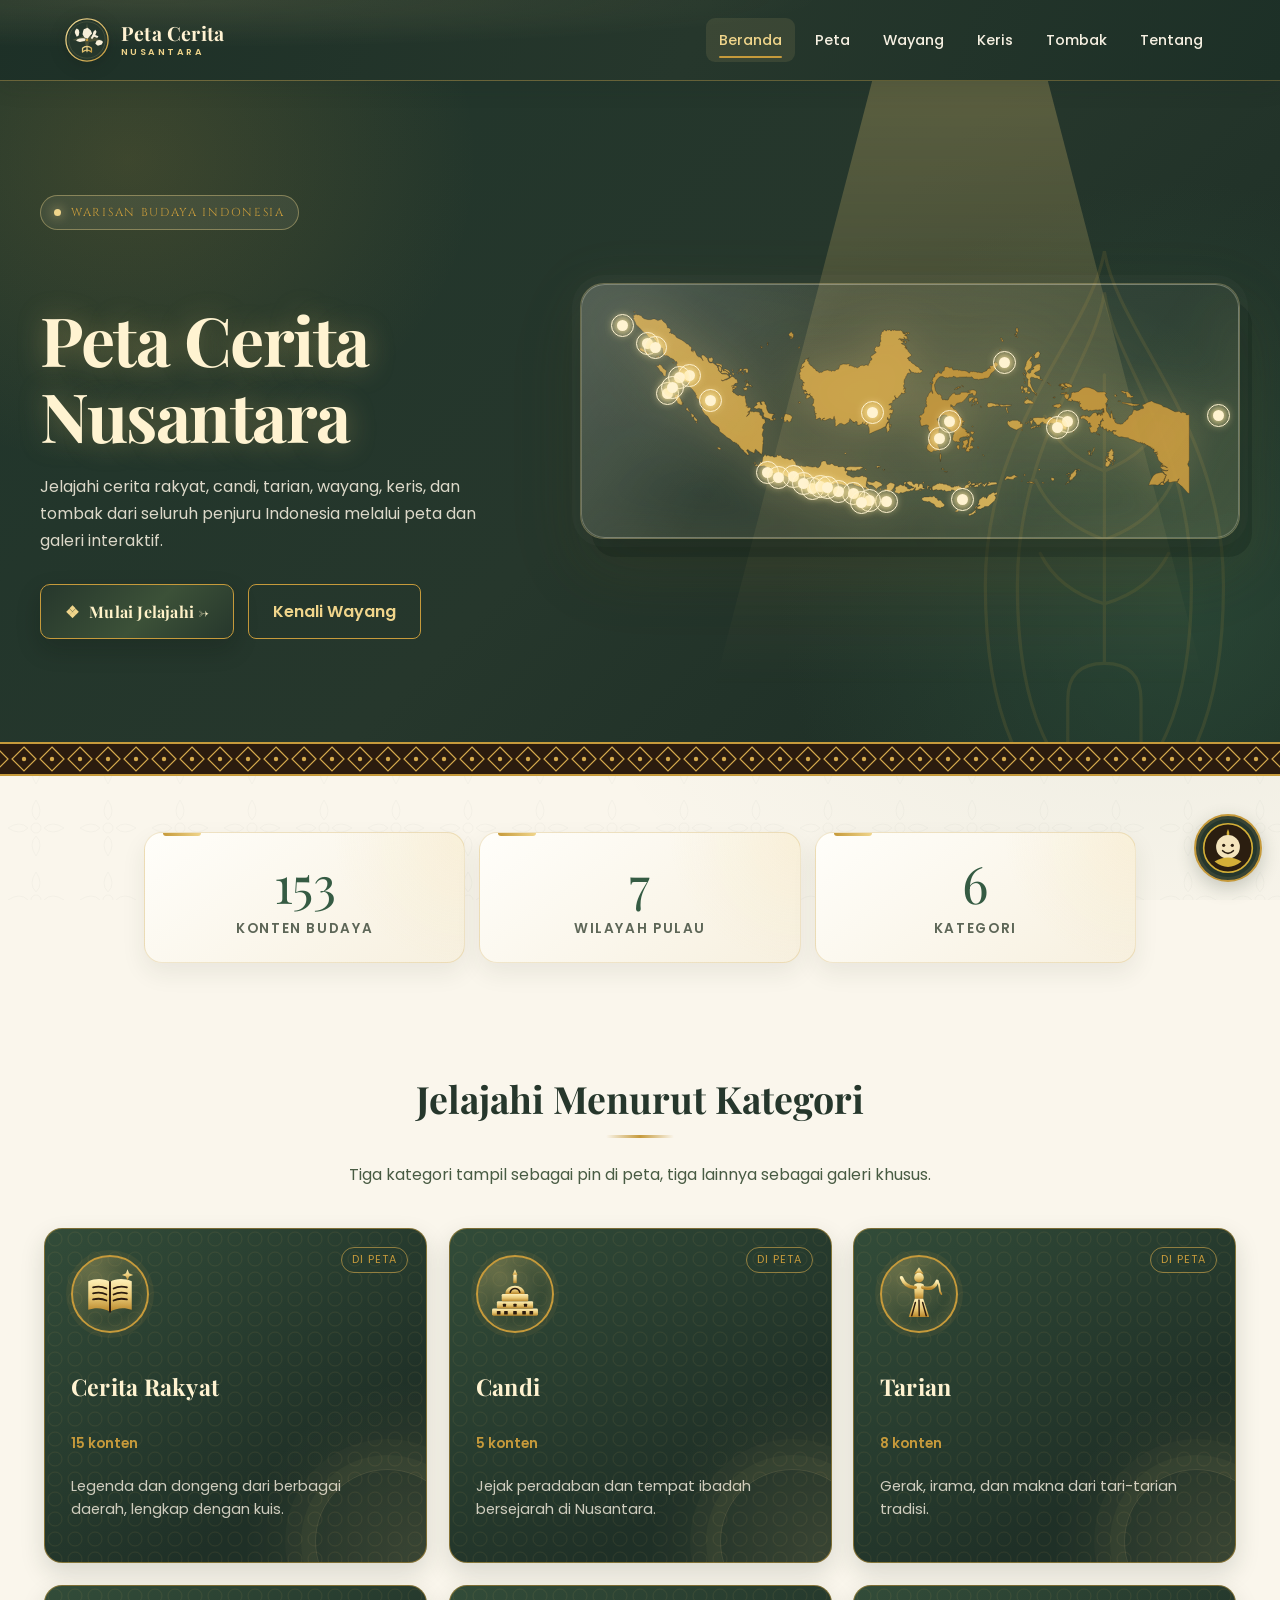
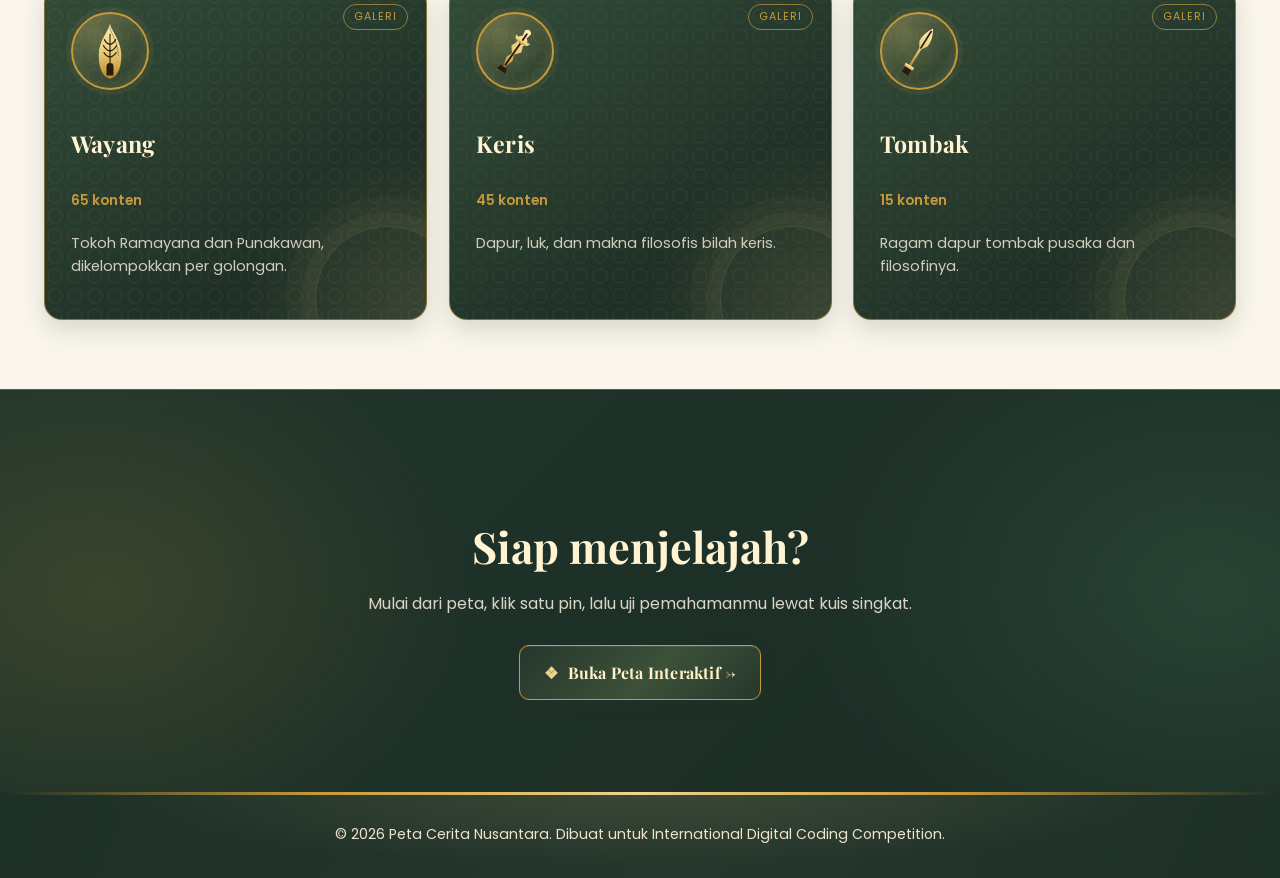
<file: index.html>
<!DOCTYPE html>
<html lang="id">
<head>
  <meta charset="UTF-8">
  <meta name="viewport" content="width=device-width, initial-scale=1.0">
  <title>Peta Cerita Nusantara</title>

  <link href="https://fonts.googleapis.com/css2?family=Cinzel:wght@600;700&family=Playfair+Display:wght@700&family=Poppins:wght@400;500;600&display=swap" rel="stylesheet">
  <link rel="stylesheet" href="css/style.css">
  <link rel="stylesheet" href="css/beranda.css">
  <link rel="icon" type="image/svg+xml" href="assets/logo-peta-cerita.svg">
</head>
<body class="halaman-beranda">
  <nav class="navbar">
    <a href="index.html" class="logo" aria-label="Peta Cerita Nusantara, beranda">
      <img src="assets/logo-peta-cerita.svg" alt="" width="44" height="44">
      <span class="logo-lockup"><span class="logo-name">Peta Cerita</span><span class="logo-kicker">Nusantara</span></span>
    </a>
    <div class="nav-links">
      <a href="index.html" class="aktif">Beranda</a>
      <a href="peta.html">Peta</a>
      <a href="wayang.html">Wayang</a>
      <a href="keris.html">Keris</a>
      <a href="tombak.html">Tombak</a>
      <a href="tentang.html">Tentang</a>
    </div>
  </nav>

  <main>
    <!-- HERO bergaya layar kelir -->
    <section class="hero-kelir">
      <div class="hero-sorot" aria-hidden="true"></div>

      <svg class="hero-gunungan" viewBox="0 0 120 262" aria-hidden="true">
        <path d="M60 4C66 40 112 80 112 150C112 215 90 250 60 256C30 250 8 215 8 150C8 80 54 40 60 4Z"/>
        <path d="M60 22C64 52 98 88 98 150C98 205 82 236 60 241C38 236 22 205 22 150C22 88 56 52 60 22Z"/>
        <path d="M44 241V200Q44 184 60 184Q76 184 76 200V241"/>
        <path d="M60 58V184"/>
        <path d="M60 100Q40 92 34 76M60 100Q80 92 86 76M60 130Q38 122 30 104M60 130Q82 122 90 104M60 158Q40 152 32 136M60 158Q80 152 88 136"/>
      </svg>

      <div class="hero-isi">
        <div class="hero-teks">
          <p class="hero-eyebrow">Warisan Budaya Indonesia</p>
          <h1><span>Peta Cerita</span><span>Nusantara</span></h1>
          <p class="hero-deskripsi">Jelajahi cerita rakyat, candi, tarian, wayang, keris, dan tombak dari seluruh penjuru Indonesia melalui peta dan galeri interaktif.</p>
          <div class="hero-aksi">
            <a href="peta.html" class="btn-cta">Mulai Jelajahi →</a>
            <a href="wayang.html" class="btn-hantu">Kenali Wayang</a>
          </div>
        </div>

        <div class="hero-peta" id="hero-peta" role="img" aria-label="Peta Indonesia dengan titik lokasi konten budaya"></div>
      </div>
    </section>

    <div class="pita-batik" aria-hidden="true"></div>

    <!-- Statistik -->
    <section class="statistik-beranda" aria-label="Ringkasan isi situs">
      <div class="statistik-item">
        <span class="statistik-angka" id="stat-konten" data-target="0">0</span>
        <span class="statistik-label">Konten budaya</span>
      </div>
      <div class="statistik-item">
        <span class="statistik-angka" id="stat-pulau" data-target="0">0</span>
        <span class="statistik-label">Wilayah pulau</span>
      </div>
      <div class="statistik-item">
        <span class="statistik-angka" id="stat-kategori" data-target="0">0</span>
        <span class="statistik-label">Kategori</span>
      </div>
    </section>

    <!-- Kategori -->
    <section class="kategori-beranda">
      <h2>Jelajahi Menurut Kategori</h2>
      <p class="kategori-sub">Tiga kategori tampil sebagai pin di peta, tiga lainnya sebagai galeri khusus.</p>
      <div class="kategori-grid" id="kategori-grid"></div>
    </section>

    <!-- Ajakan -->
    <section class="ajakan">
      <h2>Siap menjelajah?</h2>
      <p>Mulai dari peta, klik satu pin, lalu uji pemahamanmu lewat kuis singkat.</p>
      <a href="peta.html" class="btn-cta">Buka Peta Interaktif →</a>
    </section>
  </main>

  <footer class="footer">
    &copy; 2026 Peta Cerita Nusantara. Dibuat untuk International Digital Coding Competition.
  </footer>

  <div class="semar-widget" id="semar-widget">
    <div class="semar-bubble hidden" id="semar-bubble">
      <div class="semar-header">
        <span class="semar-name">Ki Semar</span>
        <button class="semar-close" id="semar-close" aria-label="Tutup panduan">&times;</button>
      </div>
      <p class="semar-text" id="semar-text"></p>
      <div class="semar-controls">
        <span class="semar-step" id="semar-step"></span>
        <button class="semar-next" id="semar-next"></button>
      </div>
    </div>
    <button class="semar-avatar" id="semar-avatar" type="button" title="Bicara dengan Ki Semar">
      <svg viewBox="0 0 100 100" width="56" height="56" aria-hidden="true">
        <circle cx="50" cy="50" r="45" fill="#2b1e10" stroke="#d4af37" stroke-width="3"/>
        <path d="M50 15 Q55 25 50 35 Q45 25 50 15 Z" fill="#d4af37"/>
        <circle cx="50" cy="48" r="22" fill="#f4e4bc"/>
        <circle cx="42" cy="45" r="3" fill="#2b1e10"/>
        <circle cx="58" cy="45" r="3" fill="#2b1e10"/>
        <path d="M40 55 Q50 65 60 55" fill="none" stroke="#2b1e10" stroke-width="3" stroke-linecap="round"/>
        <path d="M25 75 Q50 60 75 75 Q50 95 25 75 Z" fill="#d4af37"/>
      </svg>
    </button>
  </div>

  <script src="js/data-budaya.js"></script>
  <script src="js/beranda.js"></script>
  <script src="js/semar.js"></script>
</body>
</html>
</file>
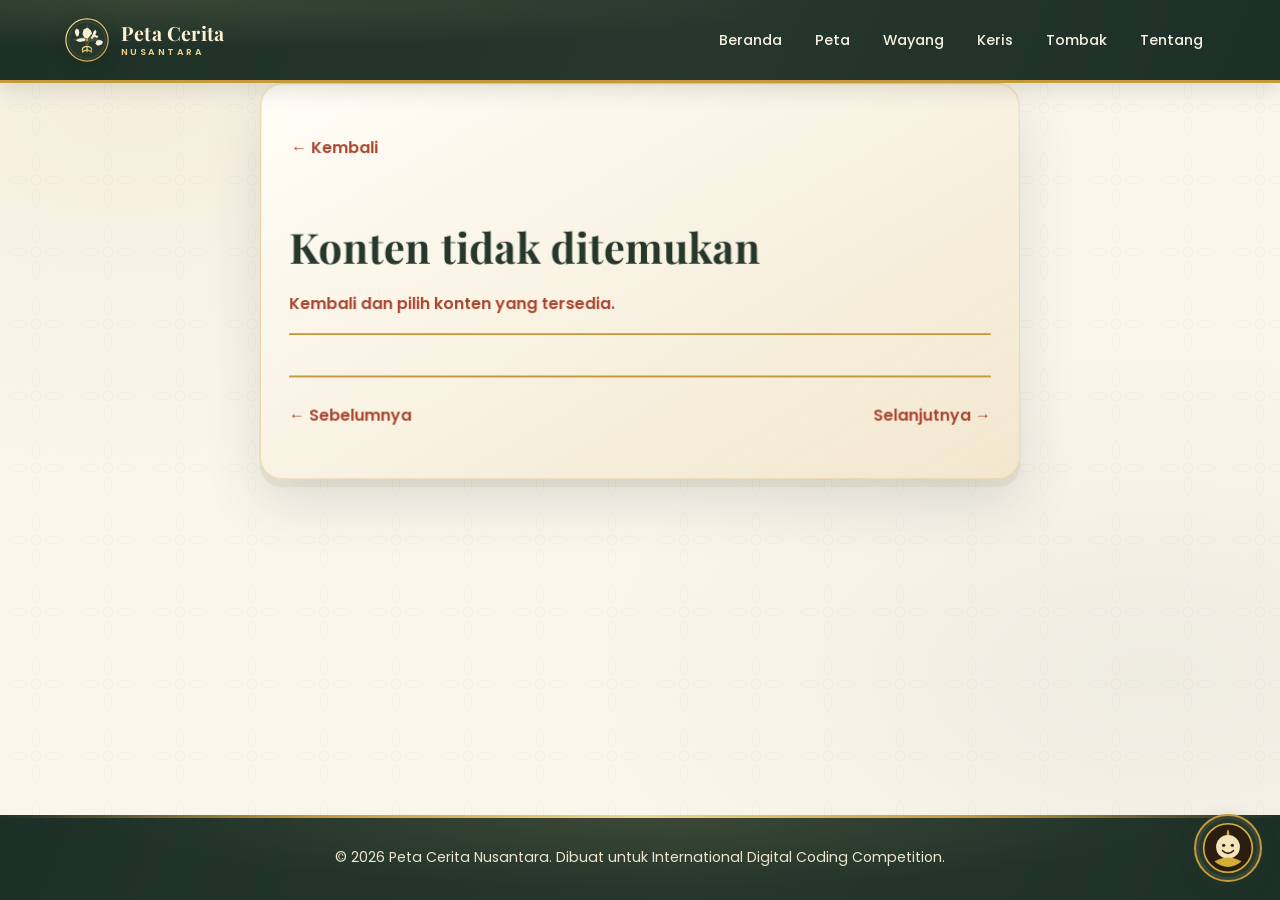
<file: detail.html>
<!DOCTYPE html>
<html lang="id">
<head>
  <meta charset="UTF-8">
  <meta name="viewport" content="width=device-width, initial-scale=1.0">
  <title>Detail - Peta Cerita Nusantara</title>

  <link href="https://fonts.googleapis.com/css2?family=Cinzel:wght@600;700&family=Playfair+Display:wght@700&family=Poppins:wght@400;500;600&display=swap" rel="stylesheet">
  <link rel="stylesheet" href="css/style.css">
  <link rel="stylesheet" href="css/cerita.css">
  <link rel="icon" type="image/svg+xml" href="assets/logo-peta-cerita.svg">
</head>
<body>
  <div class="progress-container">
    <div id="progress-bar"></div>
    <div class="progress-keris" id="progress-keris">
      <svg viewBox="0 0 24 24" width="20" height="20">
        <path d="M12 2L9 7l2 4-3 5 3 6h2l3-6-3-5 2-4-3-5z" stroke-width="0.5"/>
      </svg>
    </div>
  </div>

  <nav class="navbar">
    <a href="index.html" class="logo" aria-label="Peta Cerita Nusantara, beranda">
      <img src="assets/logo-peta-cerita.svg" alt="" width="44" height="44">
      <span class="logo-lockup"><span class="logo-name">Peta Cerita</span><span class="logo-kicker">Nusantara</span></span>
    </a>
    <div class="nav-links">
      <a href="index.html">Beranda</a>
      <a href="peta.html">Peta</a>
      <a href="wayang.html">Wayang</a>
      <a href="keris.html">Keris</a>
      <a href="tombak.html">Tombak</a>
      <a href="tentang.html">Tentang</a>
    </div>
  </nav>

  <main>
    <article class="cerita">
      <a href="#" id="link-kembali" class="kembali">← Kembali</a>
      <h1 id="cerita-judul"></h1>
      <p class="cerita-daerah" id="cerita-daerah"></p>
      <div id="cerita-isi"></div>
      <div id="kuis-wadah"></div>

      <div class="nav-cerita">
        <a href="#" id="cerita-sebelumnya" class="btn-nav">← Sebelumnya</a>
        <a href="#" id="cerita-selanjutnya" class="btn-nav">Selanjutnya →</a>
      </div>
    </article>
  </main>

  <footer class="footer">
    &copy; 2026 Peta Cerita Nusantara. Dibuat untuk International Digital Coding Competition.
  </footer>

  <div class="semar-widget" id="semar-widget">
    <div class="semar-bubble hidden" id="semar-bubble">
      <div class="semar-header">
        <span class="semar-name">Ki Semar</span>
        <button class="semar-close" id="semar-close">&times;</button>
      </div>
      <p class="semar-text" id="semar-text"></p>
      <div class="semar-controls">
        <span class="semar-step" id="semar-step"></span>
        <button class="semar-next" id="semar-next"></button>
      </div>
    </div>
    <button class="semar-avatar" id="semar-avatar" title="Bicara dengan Ki Semar">
      <svg viewBox="0 0 100 100" width="56" height="56">
        <circle cx="50" cy="50" r="45" fill="#2b1e10" stroke="#d4af37" stroke-width="3"/>
        <path d="M50 15 Q55 25 50 35 Q45 25 50 15 Z" fill="#d4af37"/>
        <circle cx="50" cy="48" r="22" fill="#f4e4bc"/>
        <circle cx="42" cy="45" r="3" fill="#2b1e10"/>
        <circle cx="58" cy="45" r="3" fill="#2b1e10"/>
        <path d="M40 55 Q50 65 60 55" fill="none" stroke="#2b1e10" stroke-width="3" stroke-linecap="round"/>
        <path d="M25 75 Q50 60 75 75 Q50 95 25 75 Z" fill="#d4af37"/>
      </svg>
    </button>
  </div>

  <script src="js/data-budaya.js"></script>
  <script src="js/audio.js"></script>
  <script src="js/detail.js"></script>
  <script src="js/semar.js"></script>
</body>
</html>
</file>
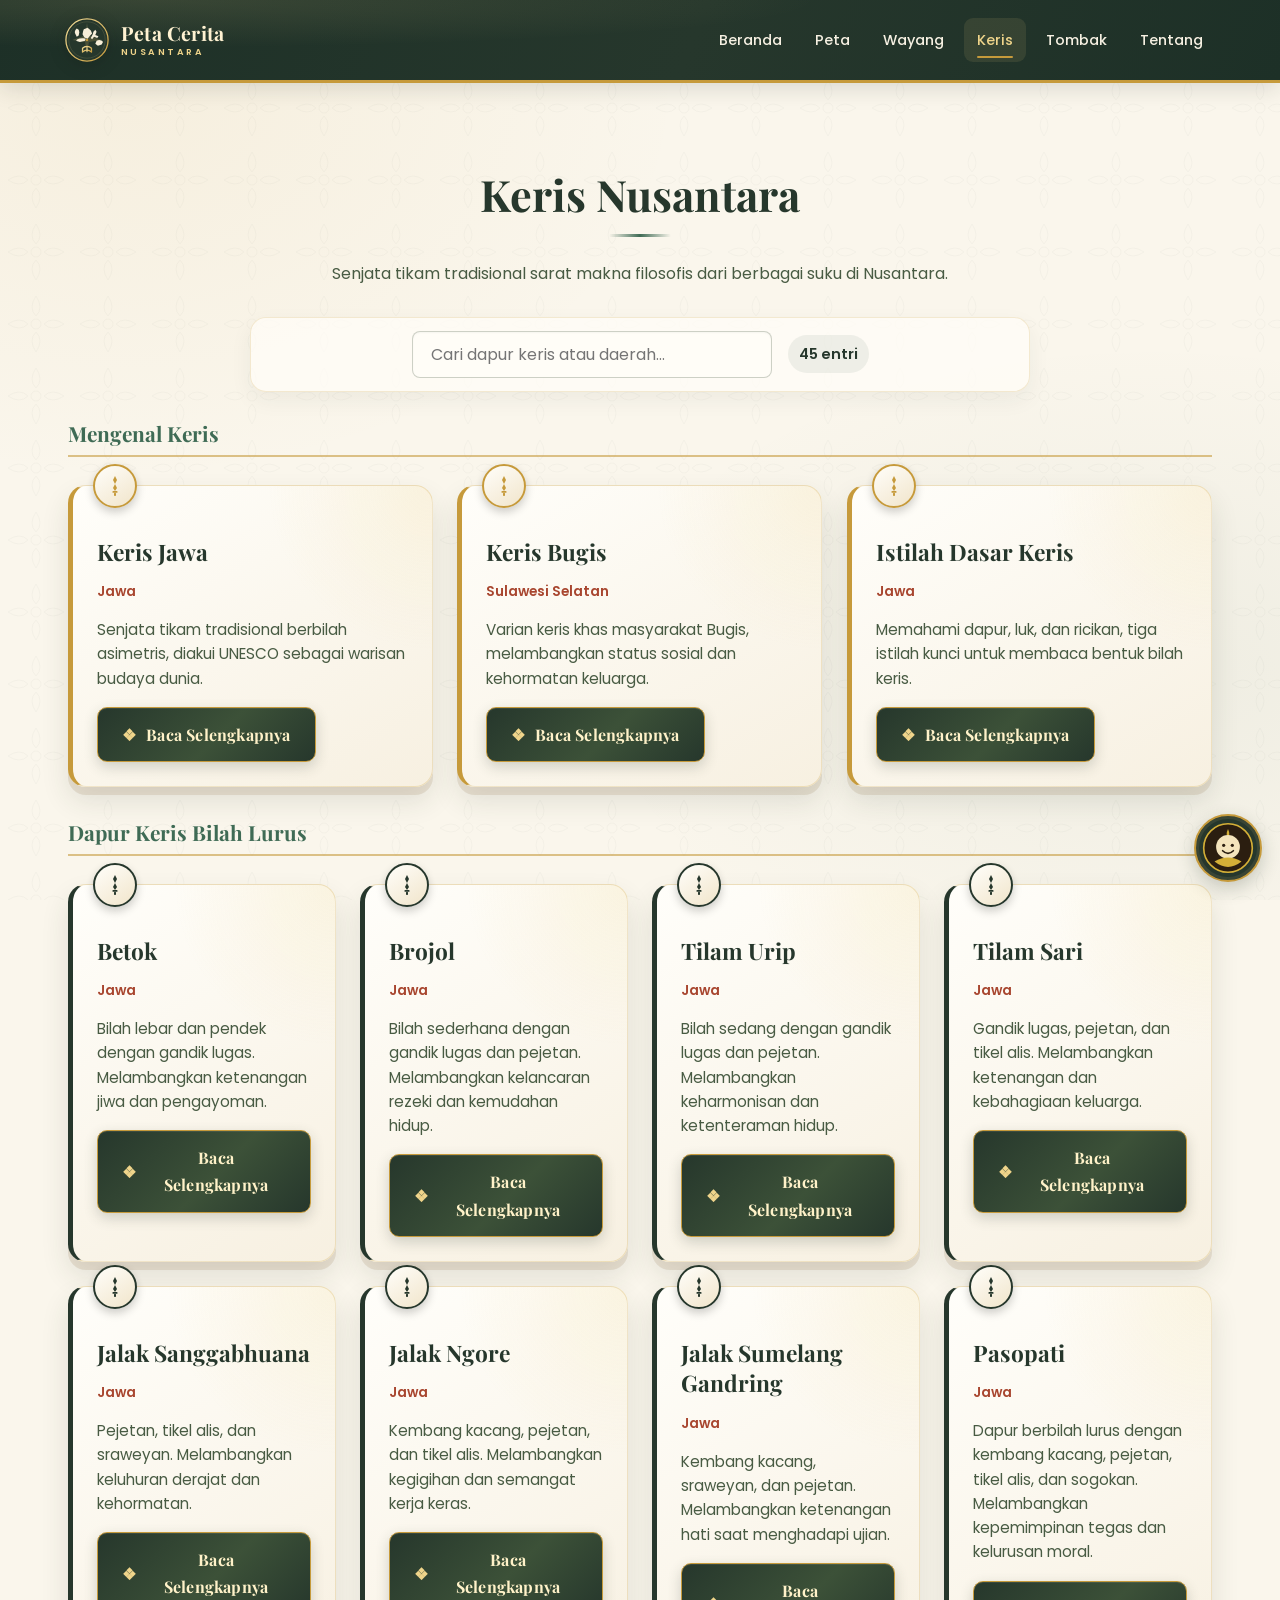
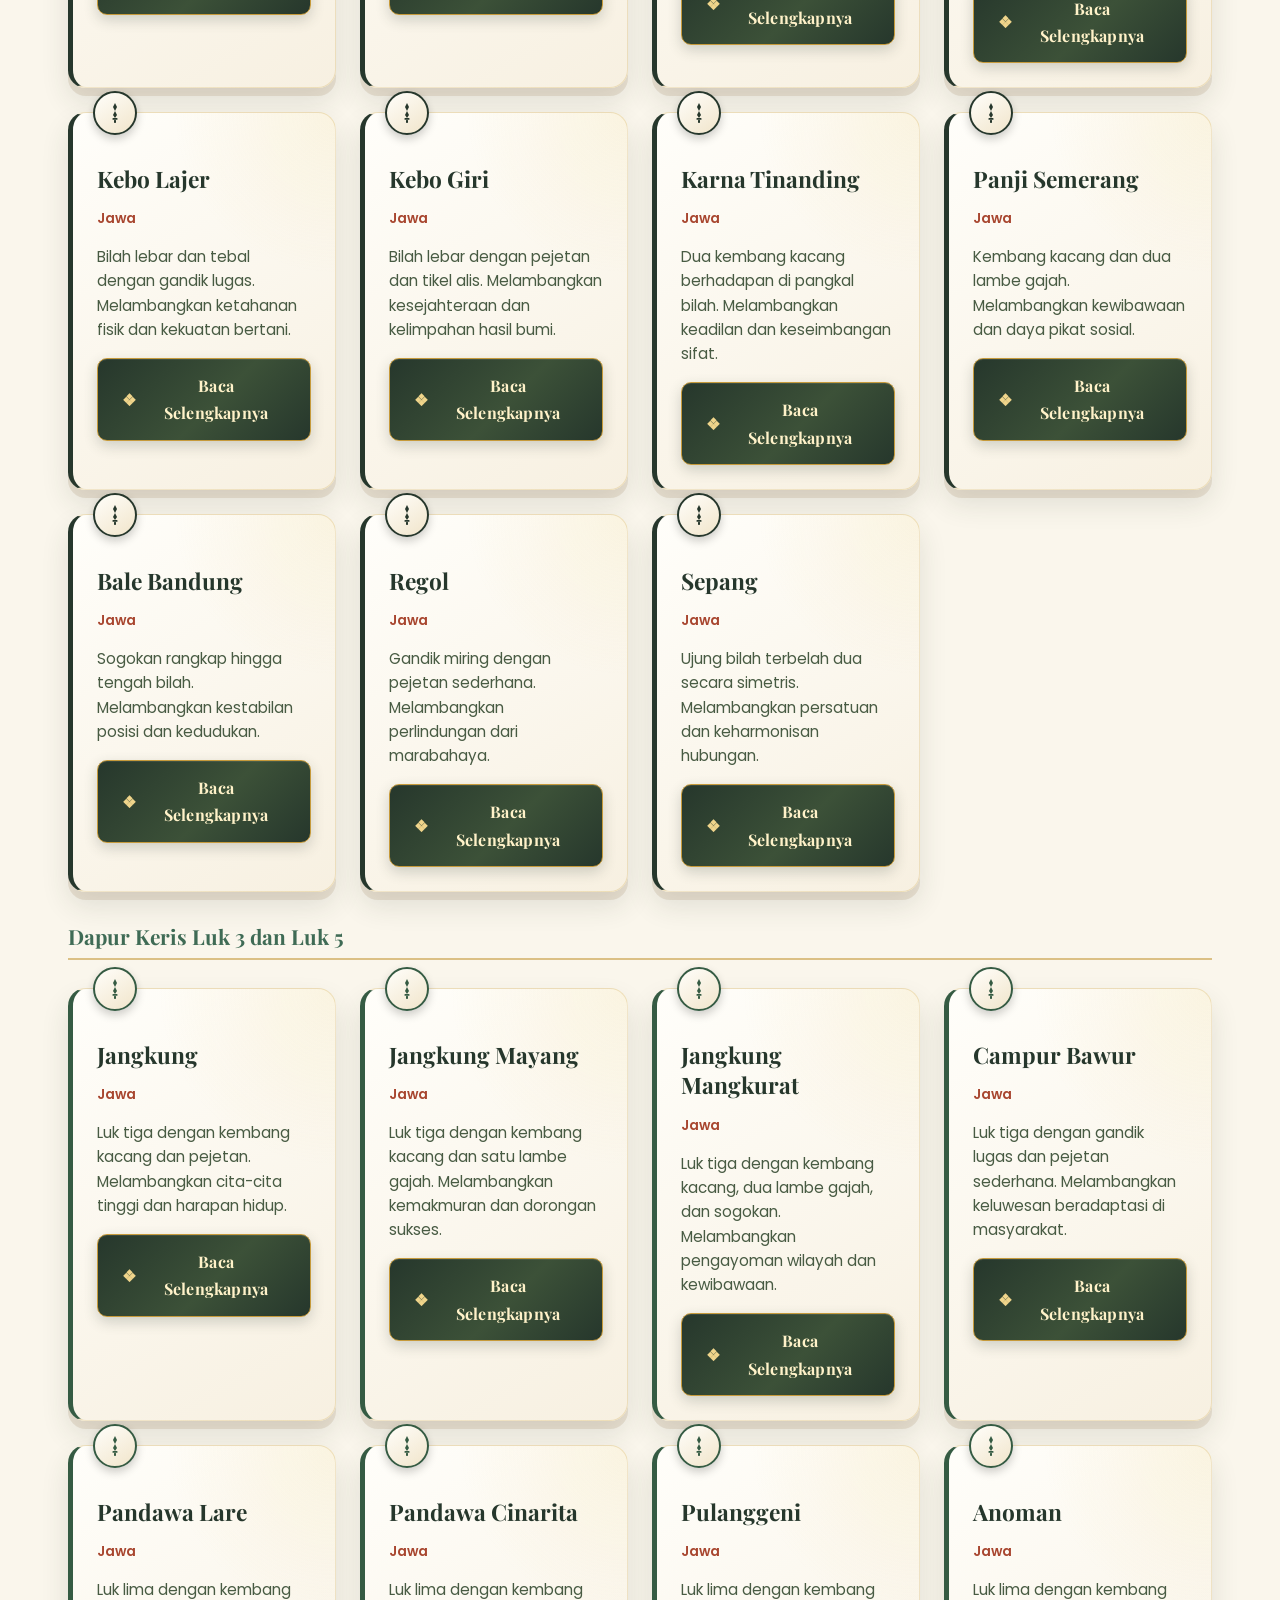
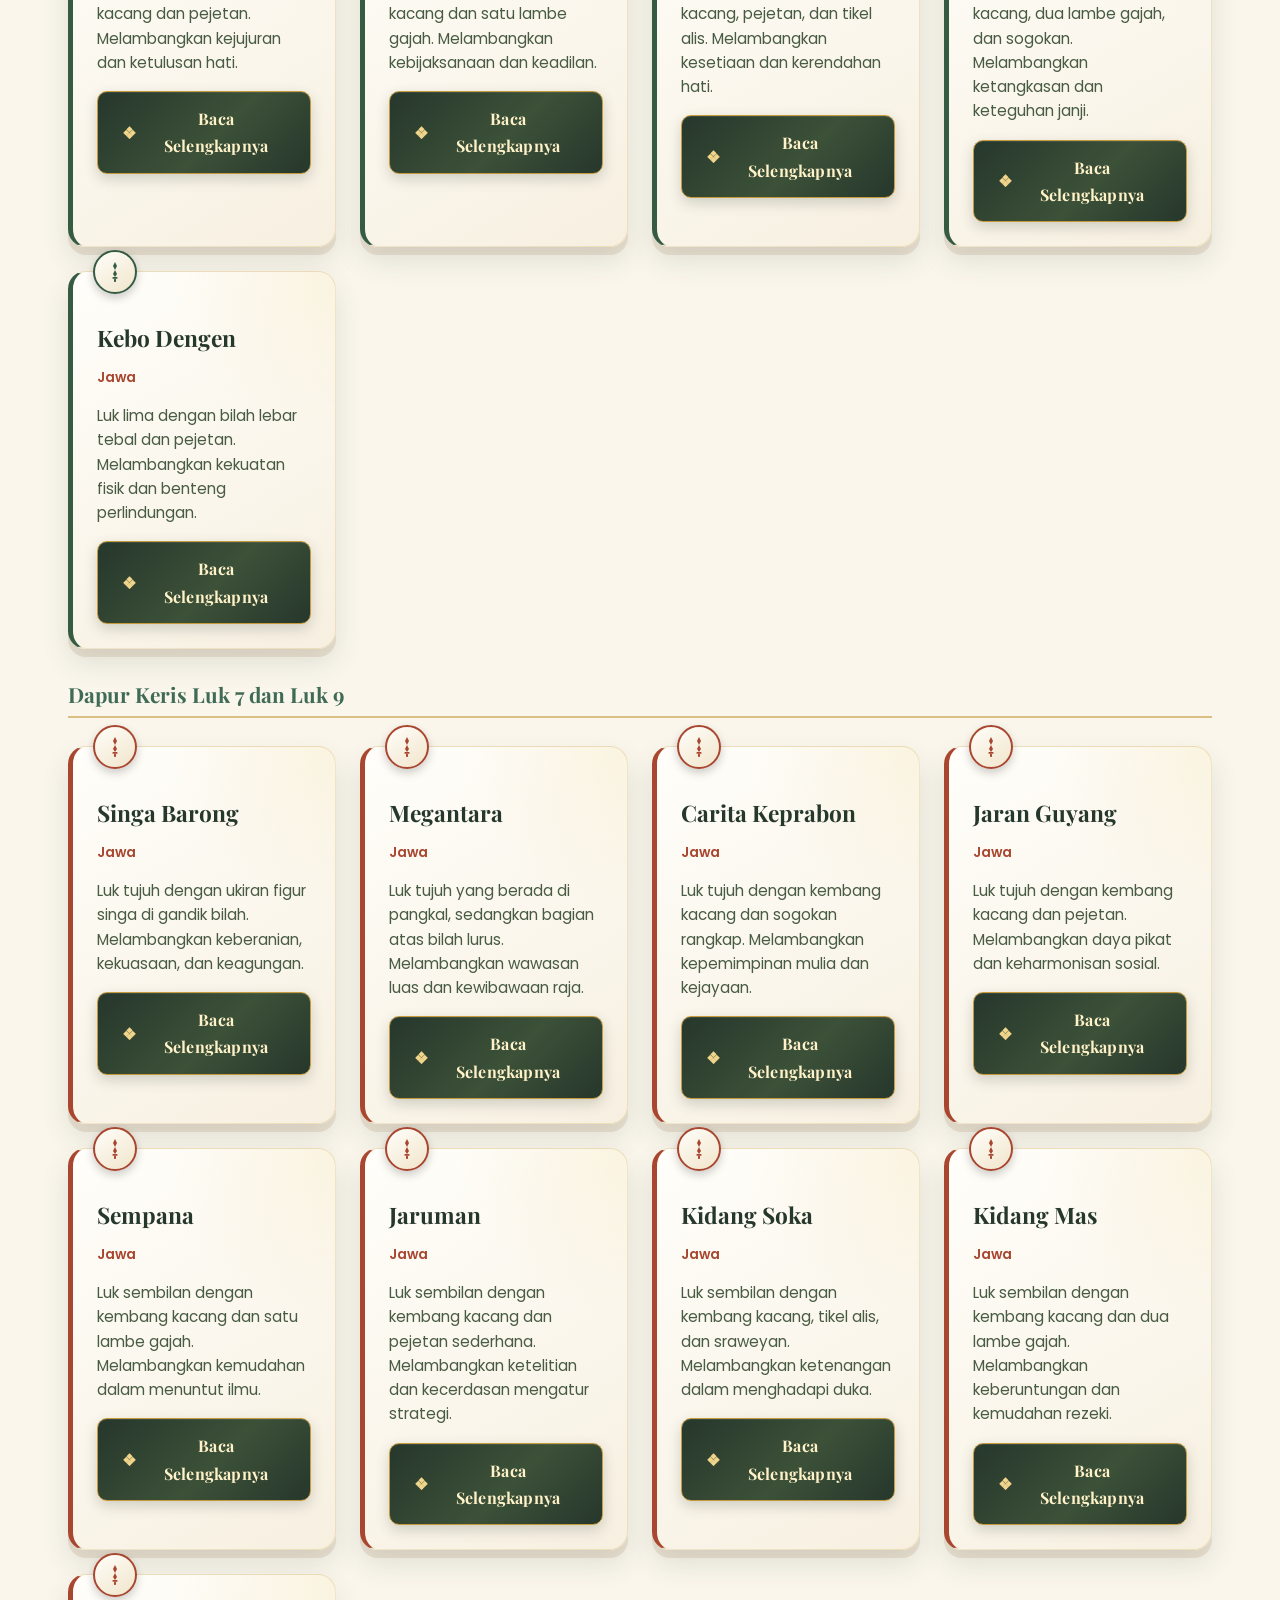
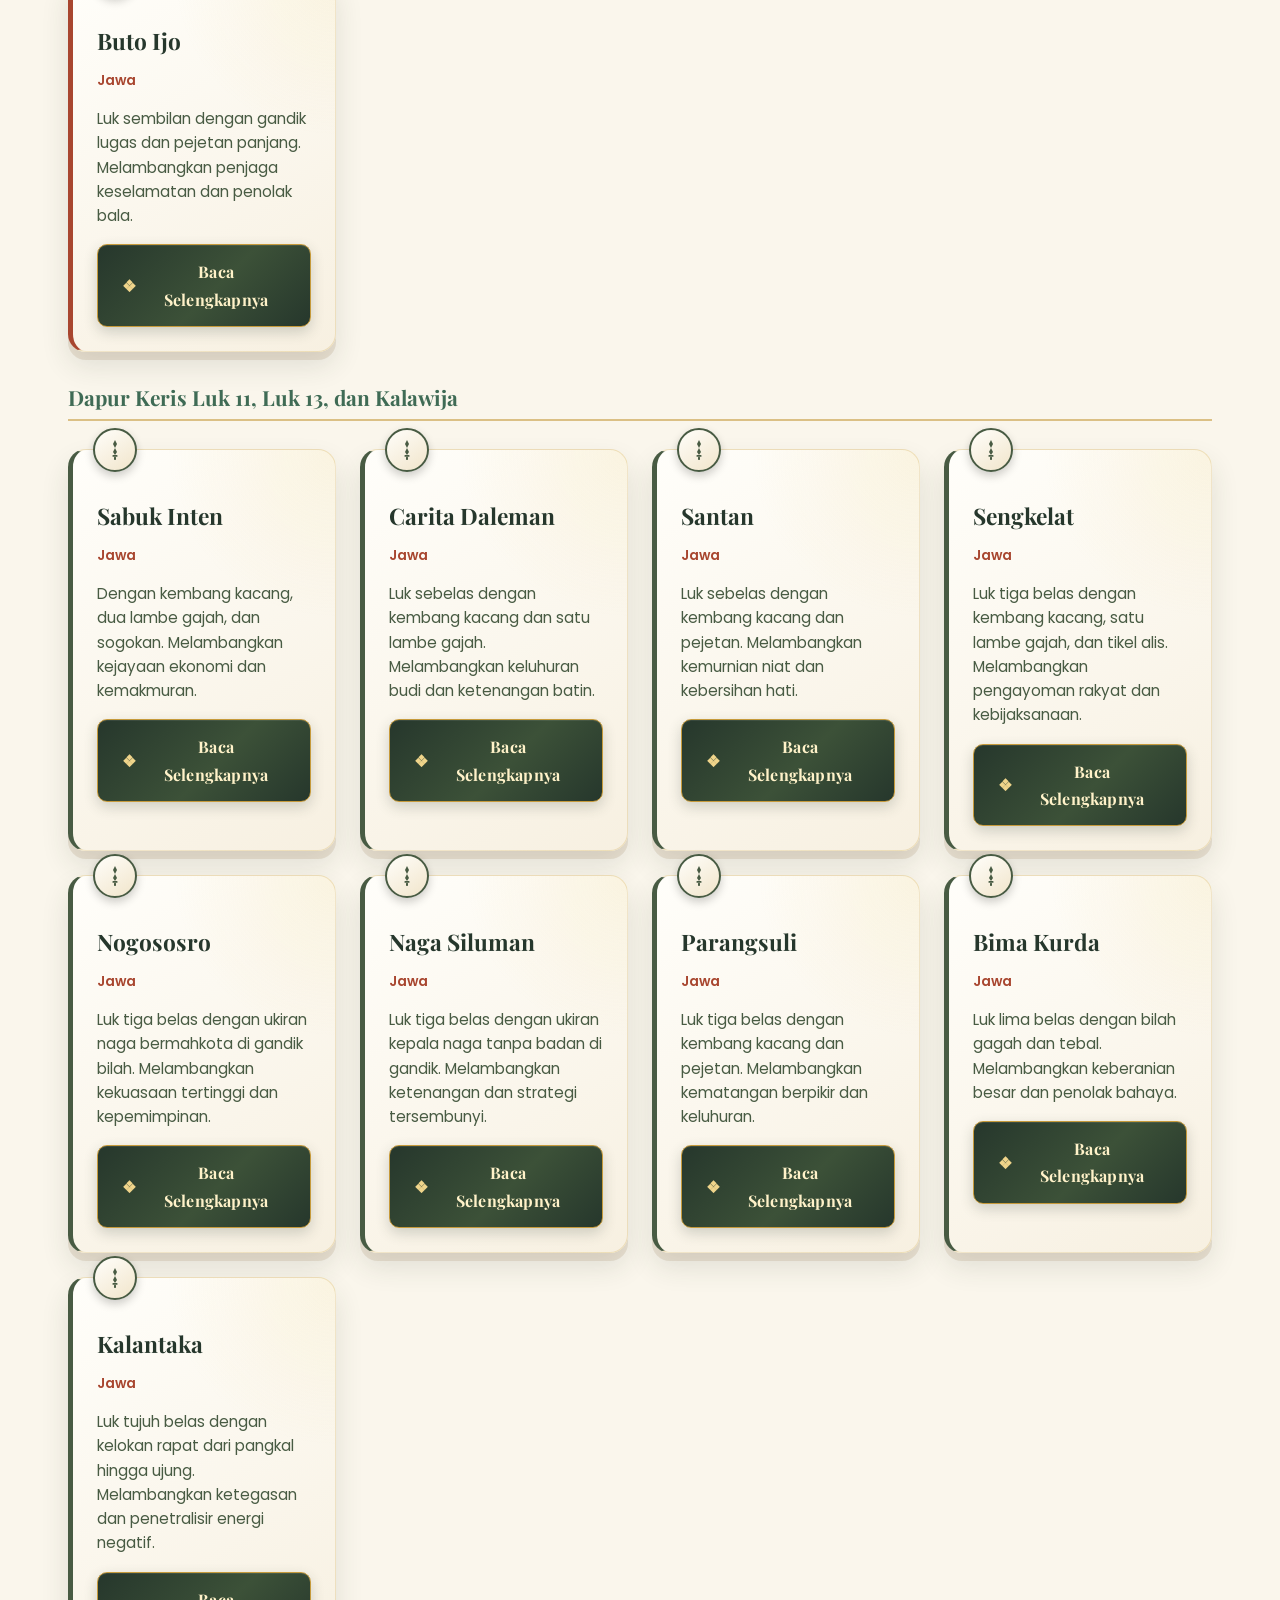
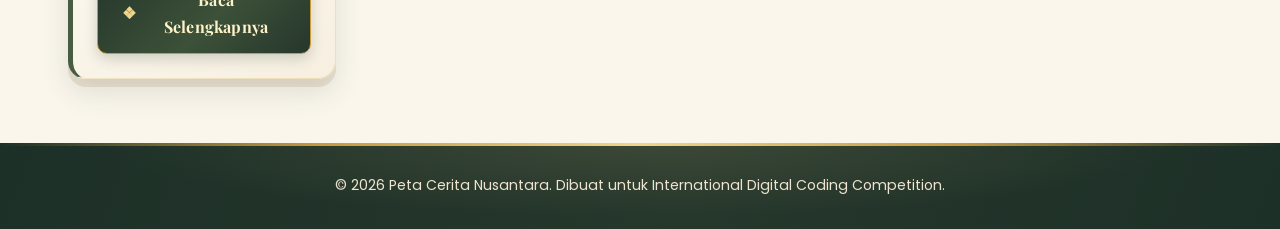
<file: keris.html>
<!DOCTYPE html>
<html lang="id">
<head>
  <meta charset="UTF-8">
  <meta name="viewport" content="width=device-width, initial-scale=1.0">
  <title>Keris - Peta Cerita Nusantara</title>

  <link href="https://fonts.googleapis.com/css2?family=Cinzel:wght@600;700&family=Playfair+Display:wght@700&family=Poppins:wght@400;500;600&display=swap" rel="stylesheet">
  <link rel="stylesheet" href="css/style.css">
  <link rel="stylesheet" href="css/galeri.css">
  <link rel="icon" type="image/svg+xml" href="assets/logo-peta-cerita.svg">
</head>
<body data-kategori="keris">
  <nav class="navbar">
    <a href="index.html" class="logo" aria-label="Peta Cerita Nusantara, beranda">
      <img src="assets/logo-peta-cerita.svg" alt="" width="44" height="44">
      <span class="logo-lockup"><span class="logo-name">Peta Cerita</span><span class="logo-kicker">Nusantara</span></span>
    </a>
    <div class="nav-links">
      <a href="index.html">Beranda</a>
      <a href="peta.html">Peta</a>
      <a href="wayang.html">Wayang</a>
      <a href="keris.html" class="aktif">Keris</a>
      <a href="tombak.html">Tombak</a>
      <a href="tentang.html">Tentang</a>
    </div>
  </nav>

  <main>
    <section class="galeri-section">
      <h2>Keris Nusantara</h2>
      <p class="galeri-sub">Senjata tikam tradisional sarat makna filosofis dari berbagai suku di Nusantara.</p>
      <div class="galeri-kontrol">
        <input type="search" id="cari-galeri" class="galeri-cari" placeholder="Cari dapur keris atau daerah..." aria-label="Cari dapur keris">
        <span class="galeri-jumlah" id="galeri-jumlah"></span>
      </div>
      <p class="info-kosong" id="galeri-kosong" hidden>Belum ada yang cocok dengan pencarianmu.</p>
      <div class="galeri-grid" id="galeri-grid"></div>
    </section>
  </main>

  <footer class="footer">
    &copy; 2026 Peta Cerita Nusantara. Dibuat untuk International Digital Coding Competition.
  </footer>

  <div class="semar-widget" id="semar-widget">
    <div class="semar-bubble hidden" id="semar-bubble">
      <div class="semar-header">
        <span class="semar-name">Ki Semar</span>
        <button class="semar-close" id="semar-close">&times;</button>
      </div>
      <p class="semar-text" id="semar-text"></p>
      <div class="semar-controls">
        <span class="semar-step" id="semar-step"></span>
        <button class="semar-next" id="semar-next"></button>
      </div>
    </div>
    <button class="semar-avatar" id="semar-avatar" title="Bicara dengan Ki Semar">
      <svg viewBox="0 0 100 100" width="56" height="56">
        <circle cx="50" cy="50" r="45" fill="#2b1e10" stroke="#d4af37" stroke-width="3"/>
        <path d="M50 15 Q55 25 50 35 Q45 25 50 15 Z" fill="#d4af37"/>
        <circle cx="50" cy="48" r="22" fill="#f4e4bc"/>
        <circle cx="42" cy="45" r="3" fill="#2b1e10"/>
        <circle cx="58" cy="45" r="3" fill="#2b1e10"/>
        <path d="M40 55 Q50 65 60 55" fill="none" stroke="#2b1e10" stroke-width="3" stroke-linecap="round"/>
        <path d="M25 75 Q50 60 75 75 Q50 95 25 75 Z" fill="#d4af37"/>
      </svg>
    </button>
  </div>

  <script src="js/data-budaya.js"></script>
  <script src="js/galeri.js"></script>
  <script src="js/semar.js"></script>
</body>
</html>
</file>
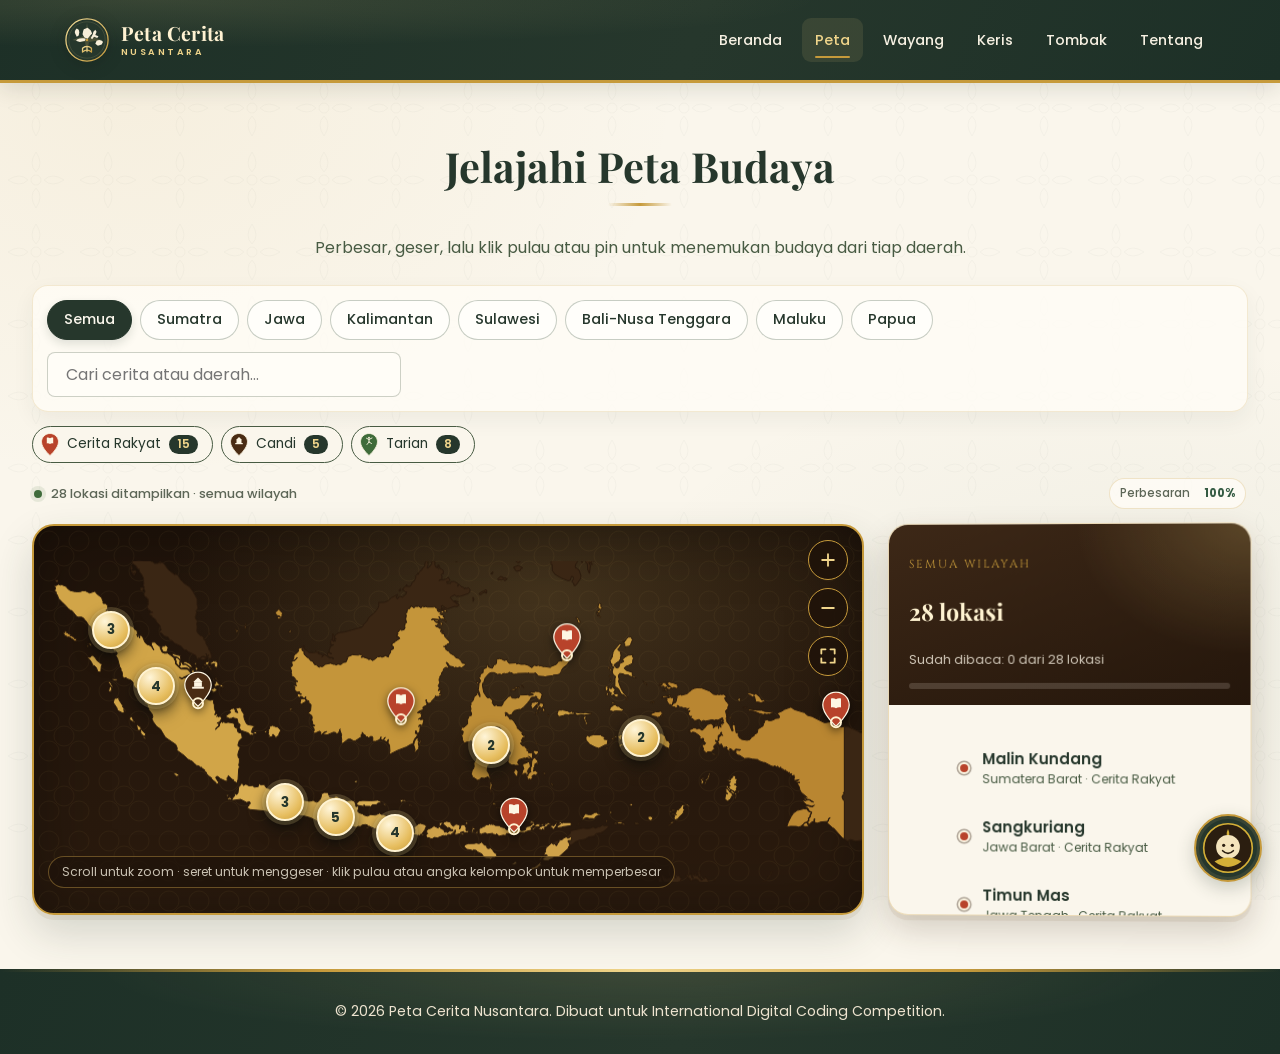
<file: peta.html>
<!DOCTYPE html>
<html lang="id">
<head>
  <meta charset="UTF-8">
  <meta name="viewport" content="width=device-width, initial-scale=1.0">
  <title>Peta Interaktif - Peta Cerita Nusantara</title>

  <link href="https://fonts.googleapis.com/css2?family=Cinzel:wght@600;700&family=Playfair+Display:wght@700&family=Poppins:wght@400;500;600&display=swap" rel="stylesheet">
  <link rel="stylesheet" href="css/style.css">
  <link rel="stylesheet" href="css/peta.css">
  <link rel="icon" type="image/svg+xml" href="assets/logo-peta-cerita.svg">
</head>
<body>
  <nav class="navbar">
    <a href="index.html" class="logo" aria-label="Peta Cerita Nusantara, beranda">
      <img src="assets/logo-peta-cerita.svg" alt="" width="44" height="44">
      <span class="logo-lockup"><span class="logo-name">Peta Cerita</span><span class="logo-kicker">Nusantara</span></span>
    </a>
    <div class="nav-links">
      <a href="index.html">Beranda</a>
      <a href="peta.html" class="aktif">Peta</a>
      <a href="wayang.html">Wayang</a>
      <a href="keris.html">Keris</a>
      <a href="tombak.html">Tombak</a>
      <a href="tentang.html">Tentang</a>
    </div>
  </nav>

  <main>
    <section class="peta-halaman">
      <header class="peta-kepala">
        <h2>Jelajahi Peta Budaya</h2>
        <p class="peta-sub">Perbesar, geser, lalu klik pulau atau pin untuk menemukan budaya dari tiap daerah.</p>
      </header>

      <div class="kontrol">
        <div class="tab-pulau" id="tab-pulau" role="group" aria-label="Pilih wilayah peta">
          <button type="button" class="tab aktif" aria-pressed="true" data-pulau="semua">Semua</button>
          <button type="button" class="tab" aria-pressed="false" data-pulau="sumatra">Sumatra</button>
          <button type="button" class="tab" aria-pressed="false" data-pulau="jawa">Jawa</button>
          <button type="button" class="tab" aria-pressed="false" data-pulau="kalimantan">Kalimantan</button>
          <button type="button" class="tab" aria-pressed="false" data-pulau="sulawesi">Sulawesi</button>
          <button type="button" class="tab" aria-pressed="false" data-pulau="nusa-tenggara">Bali-Nusa Tenggara</button>
          <button type="button" class="tab" aria-pressed="false" data-pulau="maluku">Maluku</button>
          <button type="button" class="tab" aria-pressed="false" data-pulau="papua">Papua</button>
        </div>
        <input type="search" id="cari" class="cari" placeholder="Cari cerita atau daerah..." aria-label="Cari konten di peta">
      </div>

      <div class="chip-kategori" id="chip-kategori" aria-label="Filter kategori"></div>

      <div class="status-peta" aria-live="polite" aria-atomic="true">
        <span class="status-peta-titik" aria-hidden="true"></span>
        <span id="status-peta">Menyiapkan lokasi budaya…</span>
        <span class="tingkat-zoom" aria-label="Tingkat perbesaran">
          <span>Perbesaran</span>
          <strong id="zoom-level">100%</strong>
        </span>
      </div>

      <div class="peta-tata">
        <div class="panggung" id="panggung" role="region" aria-label="Peta interaktif budaya Indonesia" tabindex="0">
          <div class="kamera" id="kamera">
            <div class="peta-svg" id="peta-svg"></div>
            <div id="marker-container"></div>
          </div>

          <div class="tip-pulau" id="tip-pulau" hidden></div>

          <div class="kontrol-zoom">
            <button type="button" id="zoom-masuk" aria-label="Perbesar" title="Perbesar (+)">
              <svg viewBox="0 0 24 24"><path d="M12 5v14M5 12h14"/></svg>
            </button>
            <button type="button" id="zoom-keluar" aria-label="Perkecil" title="Perkecil (-)">
              <svg viewBox="0 0 24 24"><path d="M5 12h14"/></svg>
            </button>
            <button type="button" id="zoom-reset" aria-label="Lihat semua wilayah" title="Lihat semua (0)">
              <svg viewBox="0 0 24 24"><path d="M4 9V4h5M20 9V4h-5M4 15v5h5M20 15v5h-5"/></svg>
            </button>
          </div>

          <p class="petunjuk-peta" id="petunjuk">Scroll untuk zoom · seret untuk menggeser · klik pulau atau angka kelompok untuk memperbesar</p>
          <p class="info-kosong" id="info-kosong" hidden>Belum ada konten yang cocok dengan filter ini.</p>
        </div>

        <aside class="panel" id="panel" aria-live="polite">
          <div class="panel-kepala">
            <p class="panel-eyebrow" id="panel-eyebrow">Semua wilayah</p>
            <h3 id="panel-judul">Pilih pulau atau pin</h3>
            <p class="peta-progres" id="peta-progres"></p>
            <div class="progres-bar" aria-hidden="true"><span id="progres-isi"></span></div>
          </div>
          <div class="panel-isi" id="panel-isi"></div>
        </aside>
      </div>
    </section>
  </main>

  <footer class="footer">
    &copy; 2026 Peta Cerita Nusantara. Dibuat untuk International Digital Coding Competition.
  </footer>

  <div class="semar-widget" id="semar-widget">
    <div class="semar-bubble hidden" id="semar-bubble">
      <div class="semar-header">
        <span class="semar-name">Ki Semar</span>
        <button class="semar-close" id="semar-close">&times;</button>
      </div>
      <p class="semar-text" id="semar-text"></p>
      <div class="semar-controls">
        <span class="semar-step" id="semar-step"></span>
        <button class="semar-next" id="semar-next"></button>
      </div>
    </div>
    <button class="semar-avatar" id="semar-avatar" title="Bicara dengan Ki Semar">
      <svg viewBox="0 0 100 100" width="56" height="56">
        <circle cx="50" cy="50" r="45" fill="#2b1e10" stroke="#d4af37" stroke-width="3"/>
        <path d="M50 15 Q55 25 50 35 Q45 25 50 15 Z" fill="#d4af37"/>
        <circle cx="50" cy="48" r="22" fill="#f4e4bc"/>
        <circle cx="42" cy="45" r="3" fill="#2b1e10"/>
        <circle cx="58" cy="45" r="3" fill="#2b1e10"/>
        <path d="M40 55 Q50 65 60 55" fill="none" stroke="#2b1e10" stroke-width="3" stroke-linecap="round"/>
        <path d="M25 75 Q50 60 75 75 Q50 95 25 75 Z" fill="#d4af37"/>
      </svg>
    </button>
  </div>

  <script src="js/data-budaya.js"></script>
  <script src="js/audio.js"></script>
  <script src="js/peta.js"></script>
  <script src="js/semar.js"></script>
</body>
</html>
</file>
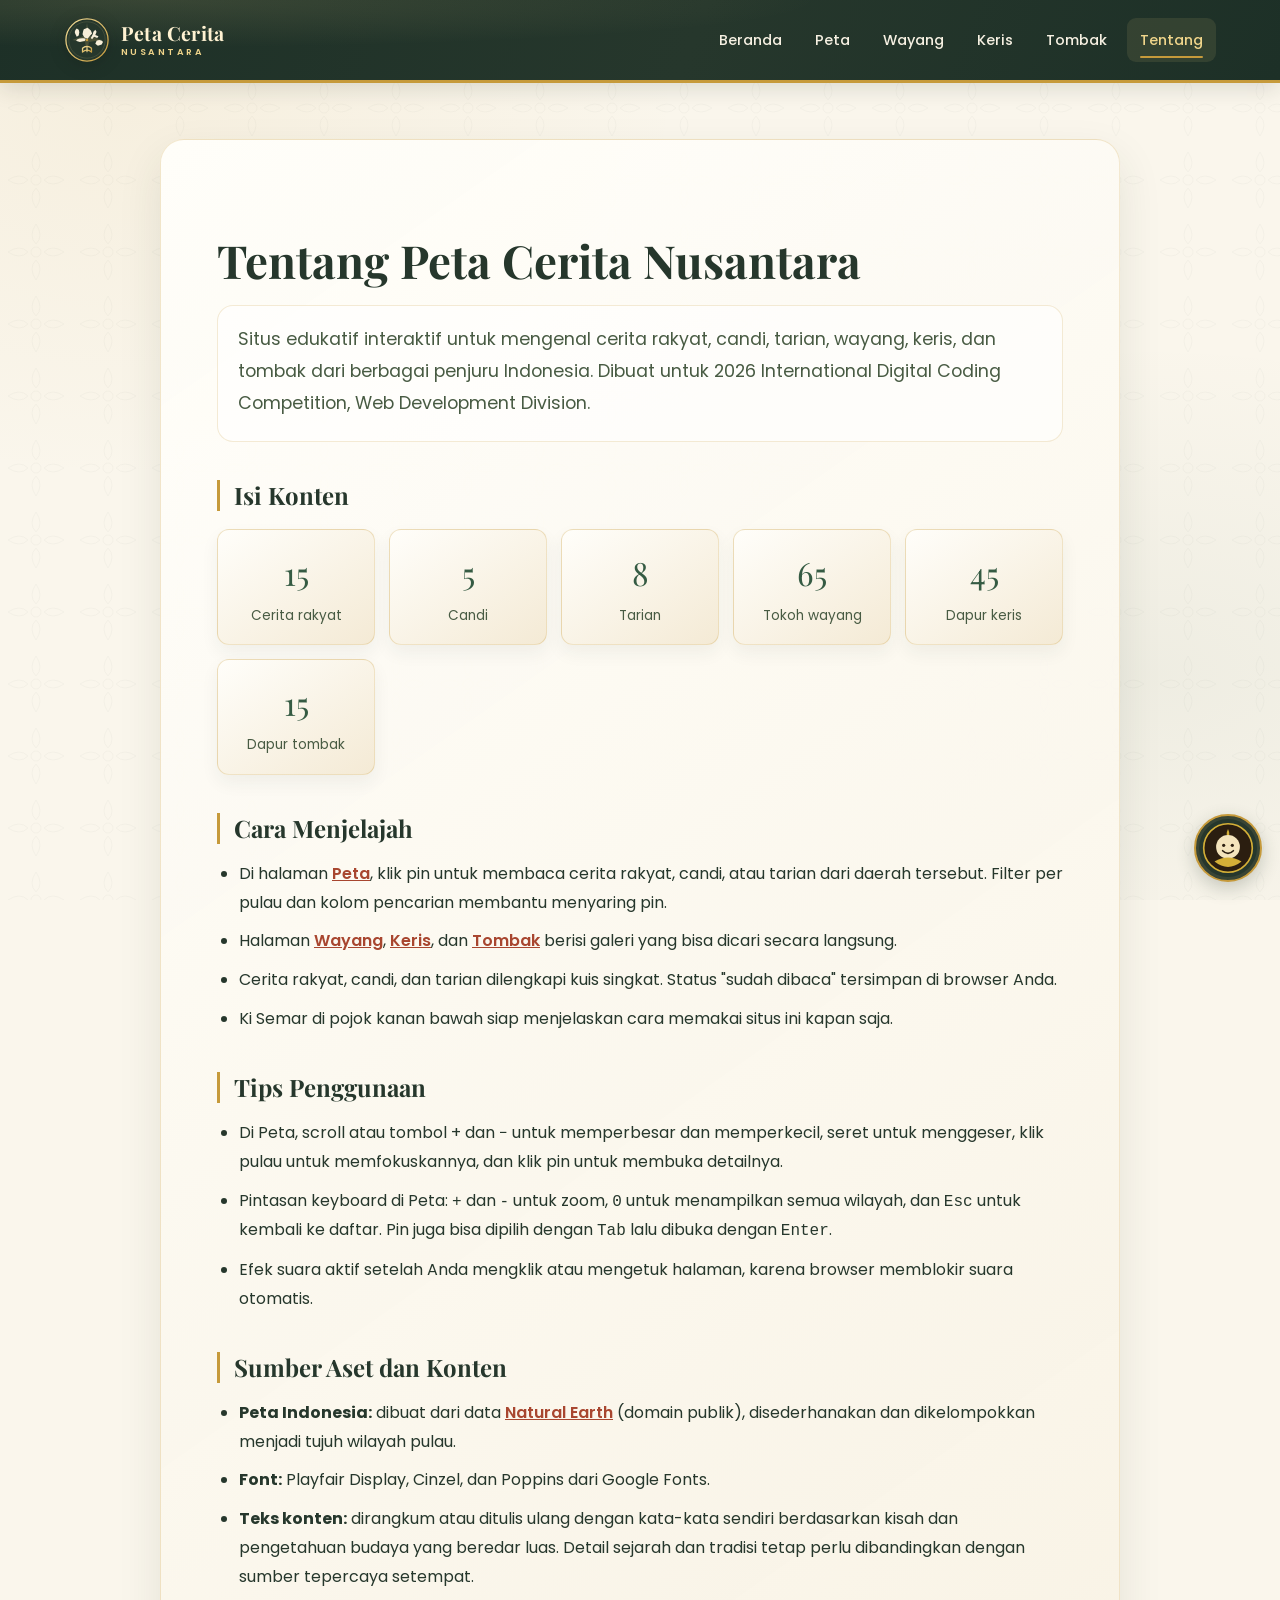
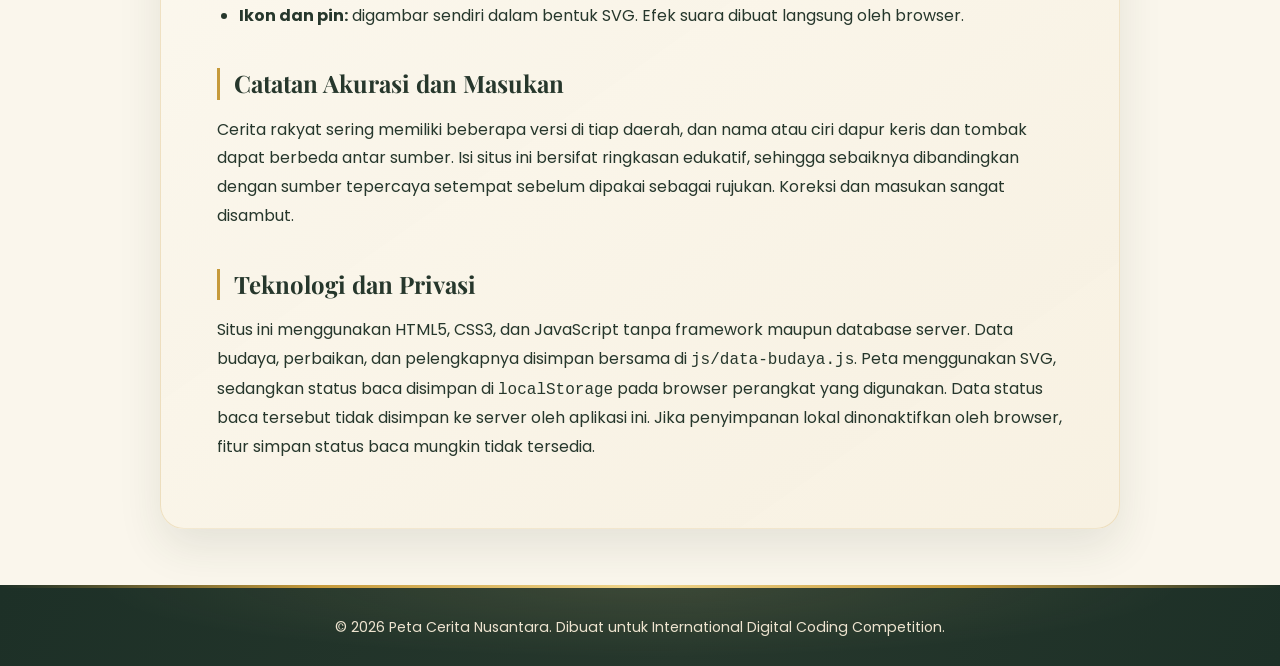
<file: tentang.html>
<!DOCTYPE html>
<html lang="id">
<head>
  <meta charset="UTF-8">
  <meta name="viewport" content="width=device-width, initial-scale=1.0">
  <title>Tentang - Peta Cerita Nusantara</title>

  <link href="https://fonts.googleapis.com/css2?family=Cinzel:wght@600;700&family=Playfair+Display:wght@700&family=Poppins:wght@400;500;600&display=swap" rel="stylesheet">
  <link rel="stylesheet" href="css/style.css">
  <link rel="stylesheet" href="css/tentang.css">
  <link rel="icon" type="image/svg+xml" href="assets/logo-peta-cerita.svg">
</head>
<body>
  <nav class="navbar" aria-label="Navigasi utama">
    <a href="index.html" class="logo" aria-label="Peta Cerita Nusantara, beranda">
      <img src="assets/logo-peta-cerita.svg" alt="" width="44" height="44">
      <span class="logo-lockup"><span class="logo-name">Peta Cerita</span><span class="logo-kicker">Nusantara</span></span>
    </a>
    <div class="nav-links">
      <a href="index.html">Beranda</a>
      <a href="peta.html">Peta</a>
      <a href="wayang.html">Wayang</a>
      <a href="keris.html">Keris</a>
      <a href="tombak.html">Tombak</a>
      <a href="tentang.html" class="aktif">Tentang</a>
    </div>
  </nav>

  <main>
    <article class="tentang">
      <h1>Tentang Peta Cerita Nusantara</h1>
      <p class="tentang-lead">
        Situs edukatif interaktif untuk mengenal cerita rakyat, candi, tarian, wayang, keris, dan tombak
        dari berbagai penjuru Indonesia. Dibuat untuk 2026 International Digital Coding Competition,
        Web Development Division.
      </p>

      <h2>Isi Konten</h2>
      <div class="statistik" id="statistik" aria-label="Jumlah konten menurut kategori" aria-live="polite"></div>

      <h2>Cara Menjelajah</h2>
      <ul>
        <li>Di halaman <a href="peta.html">Peta</a>, klik pin untuk membaca cerita rakyat, candi, atau tarian dari daerah tersebut. Filter per pulau dan kolom pencarian membantu menyaring pin.</li>
        <li>Halaman <a href="wayang.html">Wayang</a>, <a href="keris.html">Keris</a>, dan <a href="tombak.html">Tombak</a> berisi galeri yang bisa dicari secara langsung.</li>
        <li>Cerita rakyat, candi, dan tarian dilengkapi kuis singkat. Status "sudah dibaca" tersimpan di browser Anda.</li>
        <li>Ki Semar di pojok kanan bawah siap menjelaskan cara memakai situs ini kapan saja.</li>
      </ul>

      <h2>Tips Penggunaan</h2>
      <ul>
        <li>Di Peta, scroll atau tombol + dan &minus; untuk memperbesar dan memperkecil, seret untuk menggeser, klik pulau untuk memfokuskannya, dan klik pin untuk membuka detailnya.</li>
        <li>Pintasan keyboard di Peta: <kbd>+</kbd> dan <kbd>-</kbd> untuk zoom, <kbd>0</kbd> untuk menampilkan semua wilayah, dan <kbd>Esc</kbd> untuk kembali ke daftar. Pin juga bisa dipilih dengan <kbd>Tab</kbd> lalu dibuka dengan <kbd>Enter</kbd>.</li>
        <li>Efek suara aktif setelah Anda mengklik atau mengetuk halaman, karena browser memblokir suara otomatis.</li>
      </ul>

      <h2>Sumber Aset dan Konten</h2>
      <ul>
        <li><strong>Peta Indonesia:</strong> dibuat dari data <a href="https://www.naturalearthdata.com/" target="_blank" rel="noopener">Natural Earth</a> (domain publik), disederhanakan dan dikelompokkan menjadi tujuh wilayah pulau.</li>
        <li><strong>Font:</strong> Playfair Display, Cinzel, dan Poppins dari Google Fonts.</li>
        <li><strong>Teks konten:</strong> dirangkum atau ditulis ulang dengan kata-kata sendiri berdasarkan kisah dan pengetahuan budaya yang beredar luas. Detail sejarah dan tradisi tetap perlu dibandingkan dengan sumber tepercaya setempat.</li>
        <li><strong>Ikon dan pin:</strong> digambar sendiri dalam bentuk SVG. Efek suara dibuat langsung oleh browser.</li>
      </ul>

      <h2>Catatan Akurasi dan Masukan</h2>
      <p>
        Cerita rakyat sering memiliki beberapa versi di tiap daerah, dan nama atau ciri dapur keris dan
        tombak dapat berbeda antar sumber. Isi situs ini bersifat ringkasan edukatif, sehingga sebaiknya
        dibandingkan dengan sumber tepercaya setempat sebelum dipakai sebagai rujukan. Koreksi dan masukan
        sangat disambut.
      </p>

      <h2>Teknologi dan Privasi</h2>
      <p>Situs ini menggunakan HTML5, CSS3, dan JavaScript tanpa framework maupun database server. Data budaya, perbaikan, dan pelengkapnya disimpan bersama di <code>js/data-budaya.js</code>. Peta menggunakan SVG, sedangkan status baca disimpan di <code>localStorage</code> pada browser perangkat yang digunakan. Data status baca tersebut tidak disimpan ke server oleh aplikasi ini. Jika penyimpanan lokal dinonaktifkan oleh browser, fitur simpan status baca mungkin tidak tersedia.</p>
    </article>
  </main>

  <footer class="footer">
    &copy; 2026 Peta Cerita Nusantara. Dibuat untuk International Digital Coding Competition.
  </footer>

  <div class="semar-widget" id="semar-widget">
    <div class="semar-bubble hidden" id="semar-bubble">
      <div class="semar-header">
        <span class="semar-name">Ki Semar</span>
        <button class="semar-close" id="semar-close" aria-label="Tutup panduan Ki Semar">&times;</button>
      </div>
      <p class="semar-text" id="semar-text"></p>
      <div class="semar-controls">
        <span class="semar-step" id="semar-step"></span>
        <button class="semar-next" id="semar-next"></button>
      </div>
    </div>
    <button class="semar-avatar" id="semar-avatar" title="Bicara dengan Ki Semar" aria-label="Buka panduan Ki Semar">
      <svg viewBox="0 0 100 100" width="56" height="56">
        <circle cx="50" cy="50" r="45" fill="#2b1e10" stroke="#d4af37" stroke-width="3"/>
        <path d="M50 15 Q55 25 50 35 Q45 25 50 15 Z" fill="#d4af37"/>
        <circle cx="50" cy="48" r="22" fill="#f4e4bc"/>
        <circle cx="42" cy="45" r="3" fill="#2b1e10"/>
        <circle cx="58" cy="45" r="3" fill="#2b1e10"/>
        <path d="M40 55 Q50 65 60 55" fill="none" stroke="#2b1e10" stroke-width="3" stroke-linecap="round"/>
        <path d="M25 75 Q50 60 75 75 Q50 95 25 75 Z" fill="#d4af37"/>
      </svg>
    </button>
  </div>

  <script src="js/data-budaya.js"></script>
  <script src="js/tentang.js"></script>
  <script src="js/semar.js"></script>
</body>
</html>
</file>
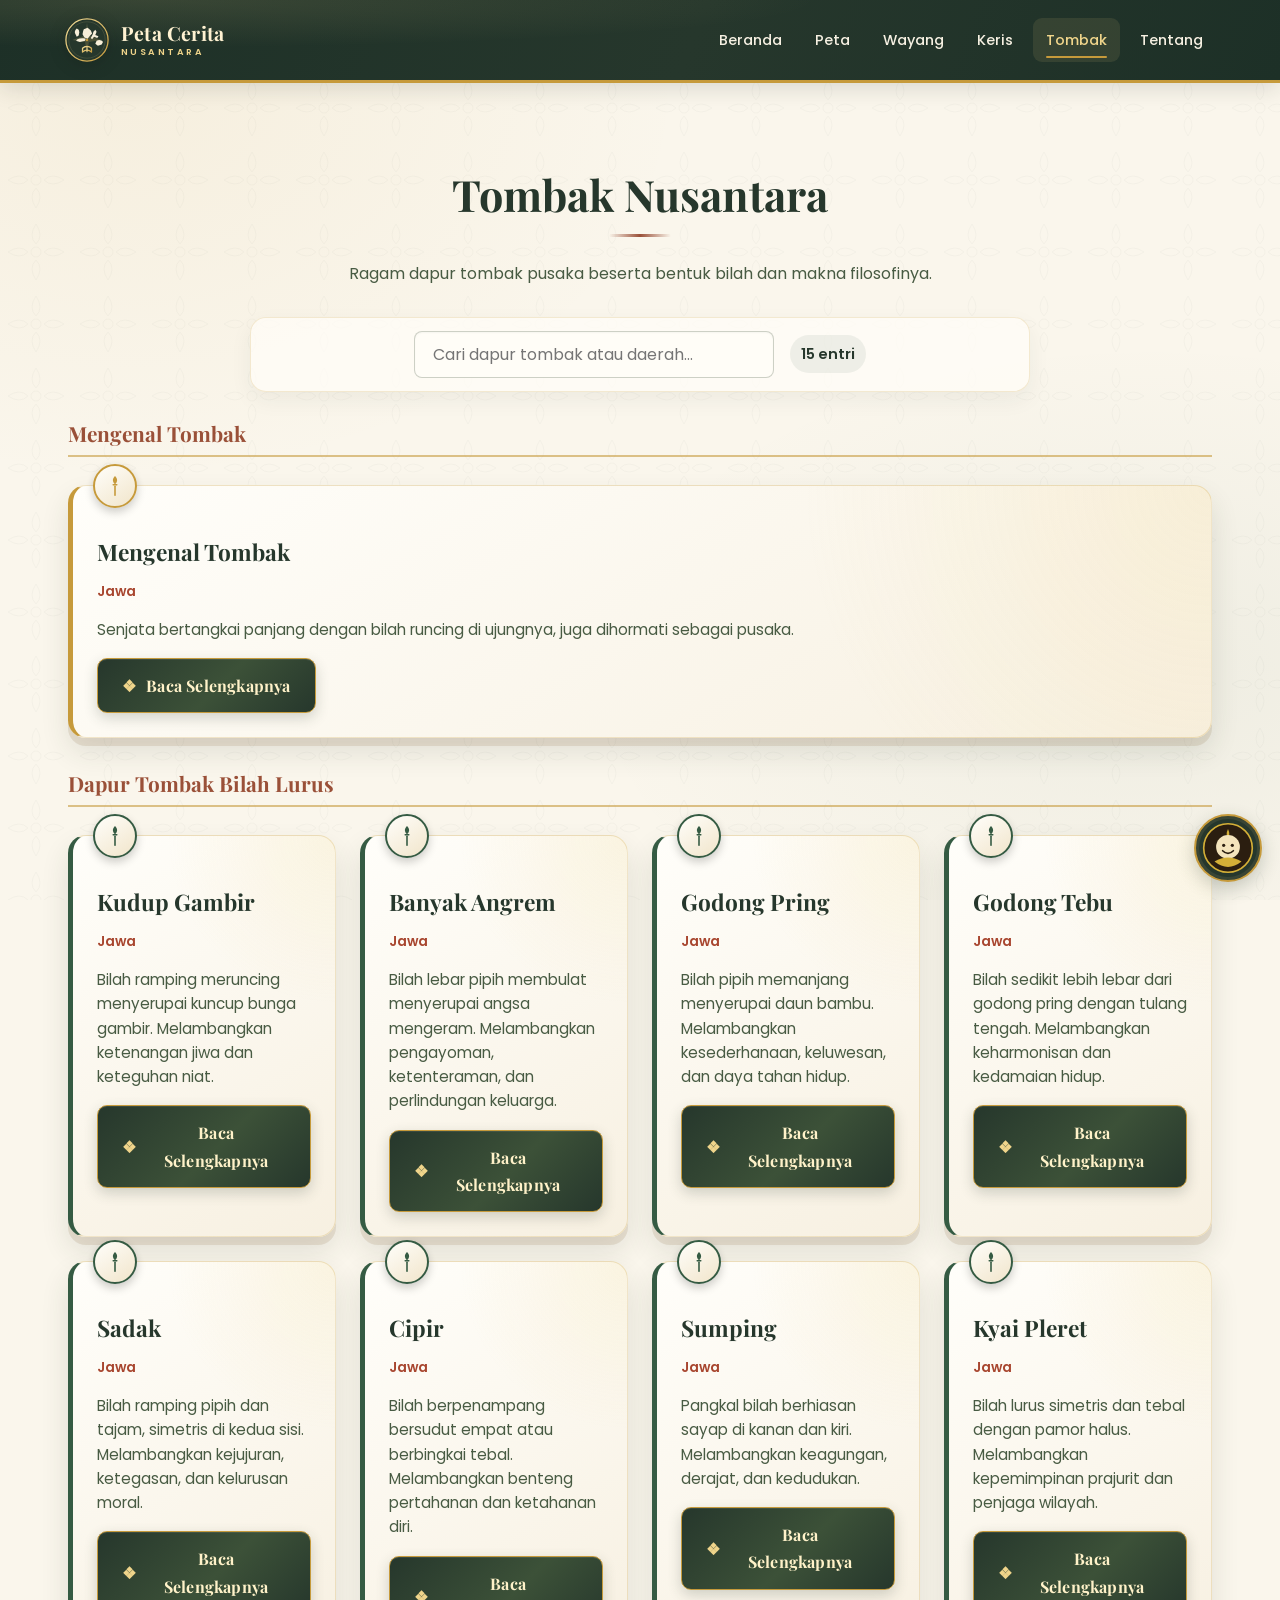
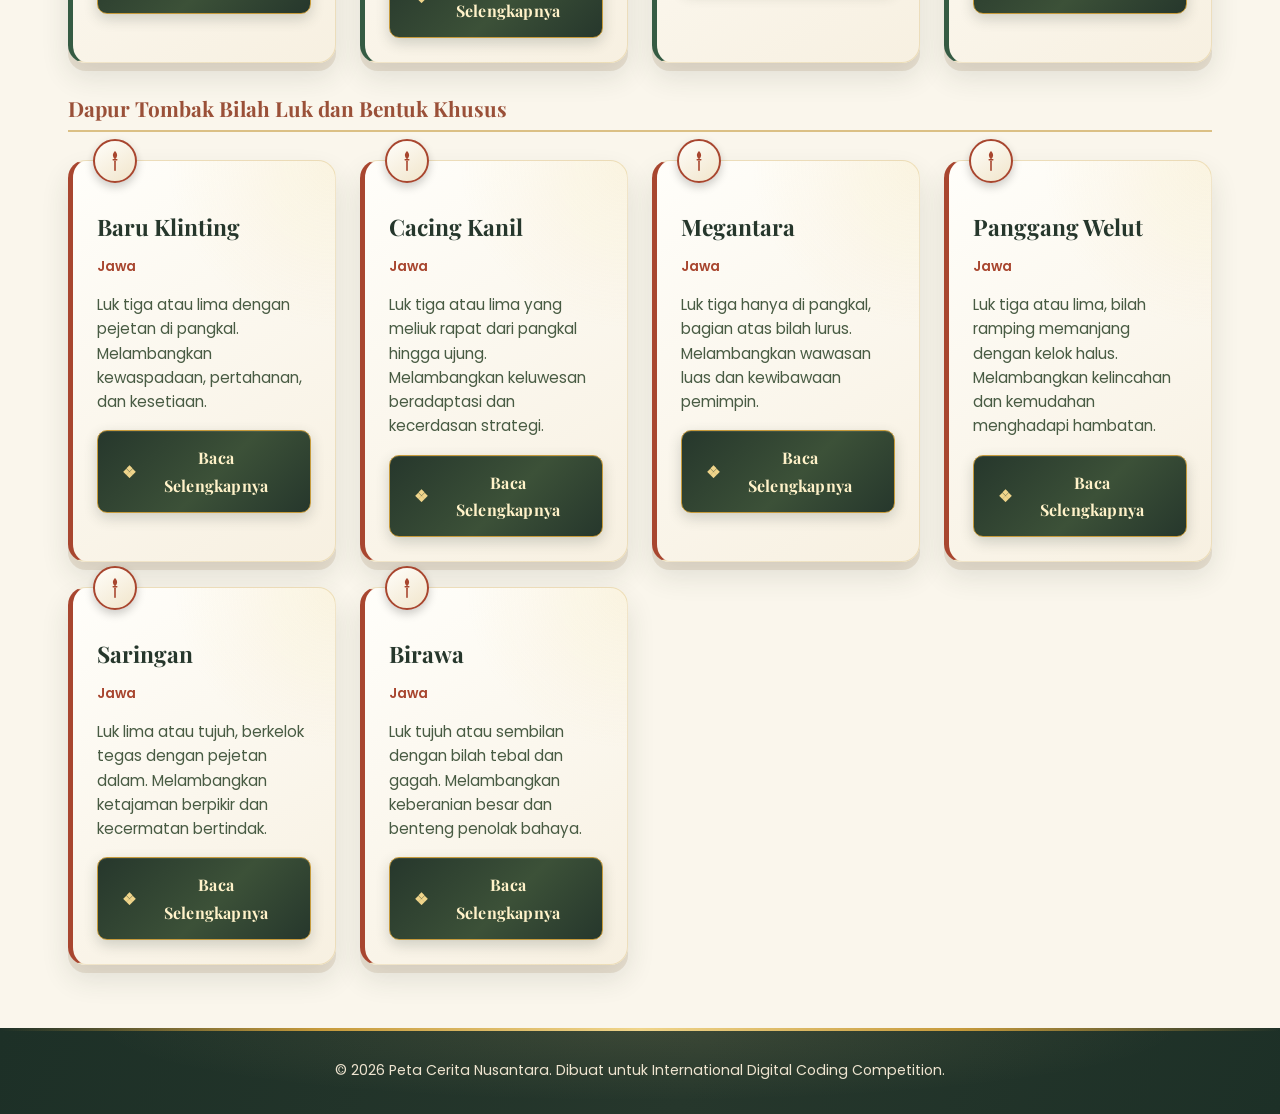
<file: tombak.html>
<!DOCTYPE html>
<html lang="id">
<head>
  <meta charset="UTF-8">
  <meta name="viewport" content="width=device-width, initial-scale=1.0">
  <title>Tombak - Peta Cerita Nusantara</title>

  <link href="https://fonts.googleapis.com/css2?family=Cinzel:wght@600;700&family=Playfair+Display:wght@700&family=Poppins:wght@400;500;600&display=swap" rel="stylesheet">
  <link rel="stylesheet" href="css/style.css">
  <link rel="stylesheet" href="css/galeri.css">
  <link rel="icon" type="image/svg+xml" href="assets/logo-peta-cerita.svg">
</head>
<body data-kategori="tombak">
  <nav class="navbar">
    <a href="index.html" class="logo" aria-label="Peta Cerita Nusantara, beranda">
      <img src="assets/logo-peta-cerita.svg" alt="" width="44" height="44">
      <span class="logo-lockup"><span class="logo-name">Peta Cerita</span><span class="logo-kicker">Nusantara</span></span>
    </a>
    <div class="nav-links">
      <a href="index.html">Beranda</a>
      <a href="peta.html">Peta</a>
      <a href="wayang.html">Wayang</a>
      <a href="keris.html">Keris</a>
      <a href="tombak.html" class="aktif">Tombak</a>
      <a href="tentang.html">Tentang</a>
    </div>
  </nav>

  <main>
    <section class="galeri-section">
      <h2>Tombak Nusantara</h2>
      <p class="galeri-sub">Ragam dapur tombak pusaka beserta bentuk bilah dan makna filosofinya.</p>
      <div class="galeri-kontrol">
        <input type="search" id="cari-galeri" class="galeri-cari" placeholder="Cari dapur tombak atau daerah..." aria-label="Cari dapur tombak">
        <span class="galeri-jumlah" id="galeri-jumlah"></span>
      </div>
      <p class="info-kosong" id="galeri-kosong" hidden>Belum ada yang cocok dengan pencarianmu.</p>
      <div class="galeri-grid" id="galeri-grid"></div>
    </section>
  </main>

  <footer class="footer">
    &copy; 2026 Peta Cerita Nusantara. Dibuat untuk International Digital Coding Competition.
  </footer>

  <div class="semar-widget" id="semar-widget">
    <div class="semar-bubble hidden" id="semar-bubble">
      <div class="semar-header">
        <span class="semar-name">Ki Semar</span>
        <button class="semar-close" id="semar-close">&times;</button>
      </div>
      <p class="semar-text" id="semar-text"></p>
      <div class="semar-controls">
        <span class="semar-step" id="semar-step"></span>
        <button class="semar-next" id="semar-next"></button>
      </div>
    </div>
    <button class="semar-avatar" id="semar-avatar" title="Bicara dengan Ki Semar">
      <svg viewBox="0 0 100 100" width="56" height="56">
        <circle cx="50" cy="50" r="45" fill="#2b1e10" stroke="#d4af37" stroke-width="3"/>
        <path d="M50 15 Q55 25 50 35 Q45 25 50 15 Z" fill="#d4af37"/>
        <circle cx="50" cy="48" r="22" fill="#f4e4bc"/>
        <circle cx="42" cy="45" r="3" fill="#2b1e10"/>
        <circle cx="58" cy="45" r="3" fill="#2b1e10"/>
        <path d="M40 55 Q50 65 60 55" fill="none" stroke="#2b1e10" stroke-width="3" stroke-linecap="round"/>
        <path d="M25 75 Q50 60 75 75 Q50 95 25 75 Z" fill="#d4af37"/>
      </svg>
    </button>
  </div>

  <script src="js/data-budaya.js"></script>
  <script src="js/galeri.js"></script>
  <script src="js/semar.js"></script>
</body>
</html>
</file>
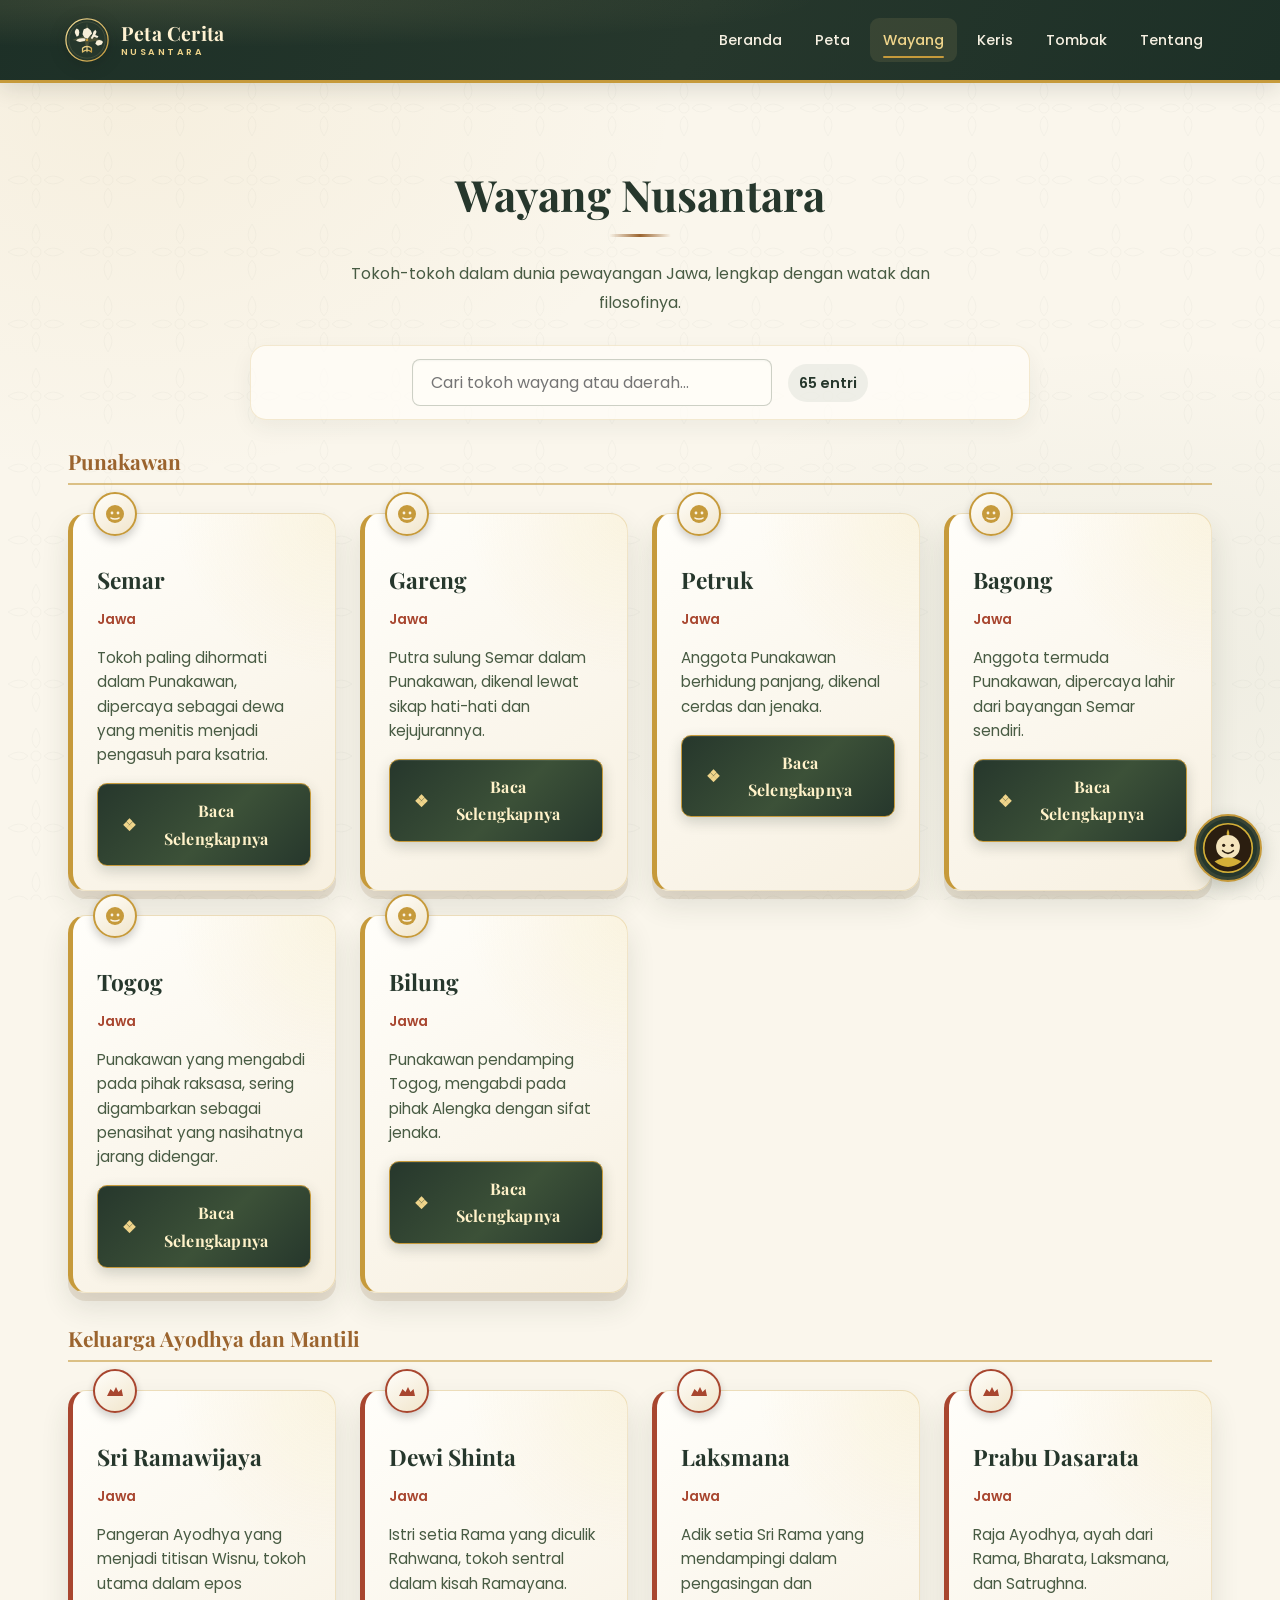
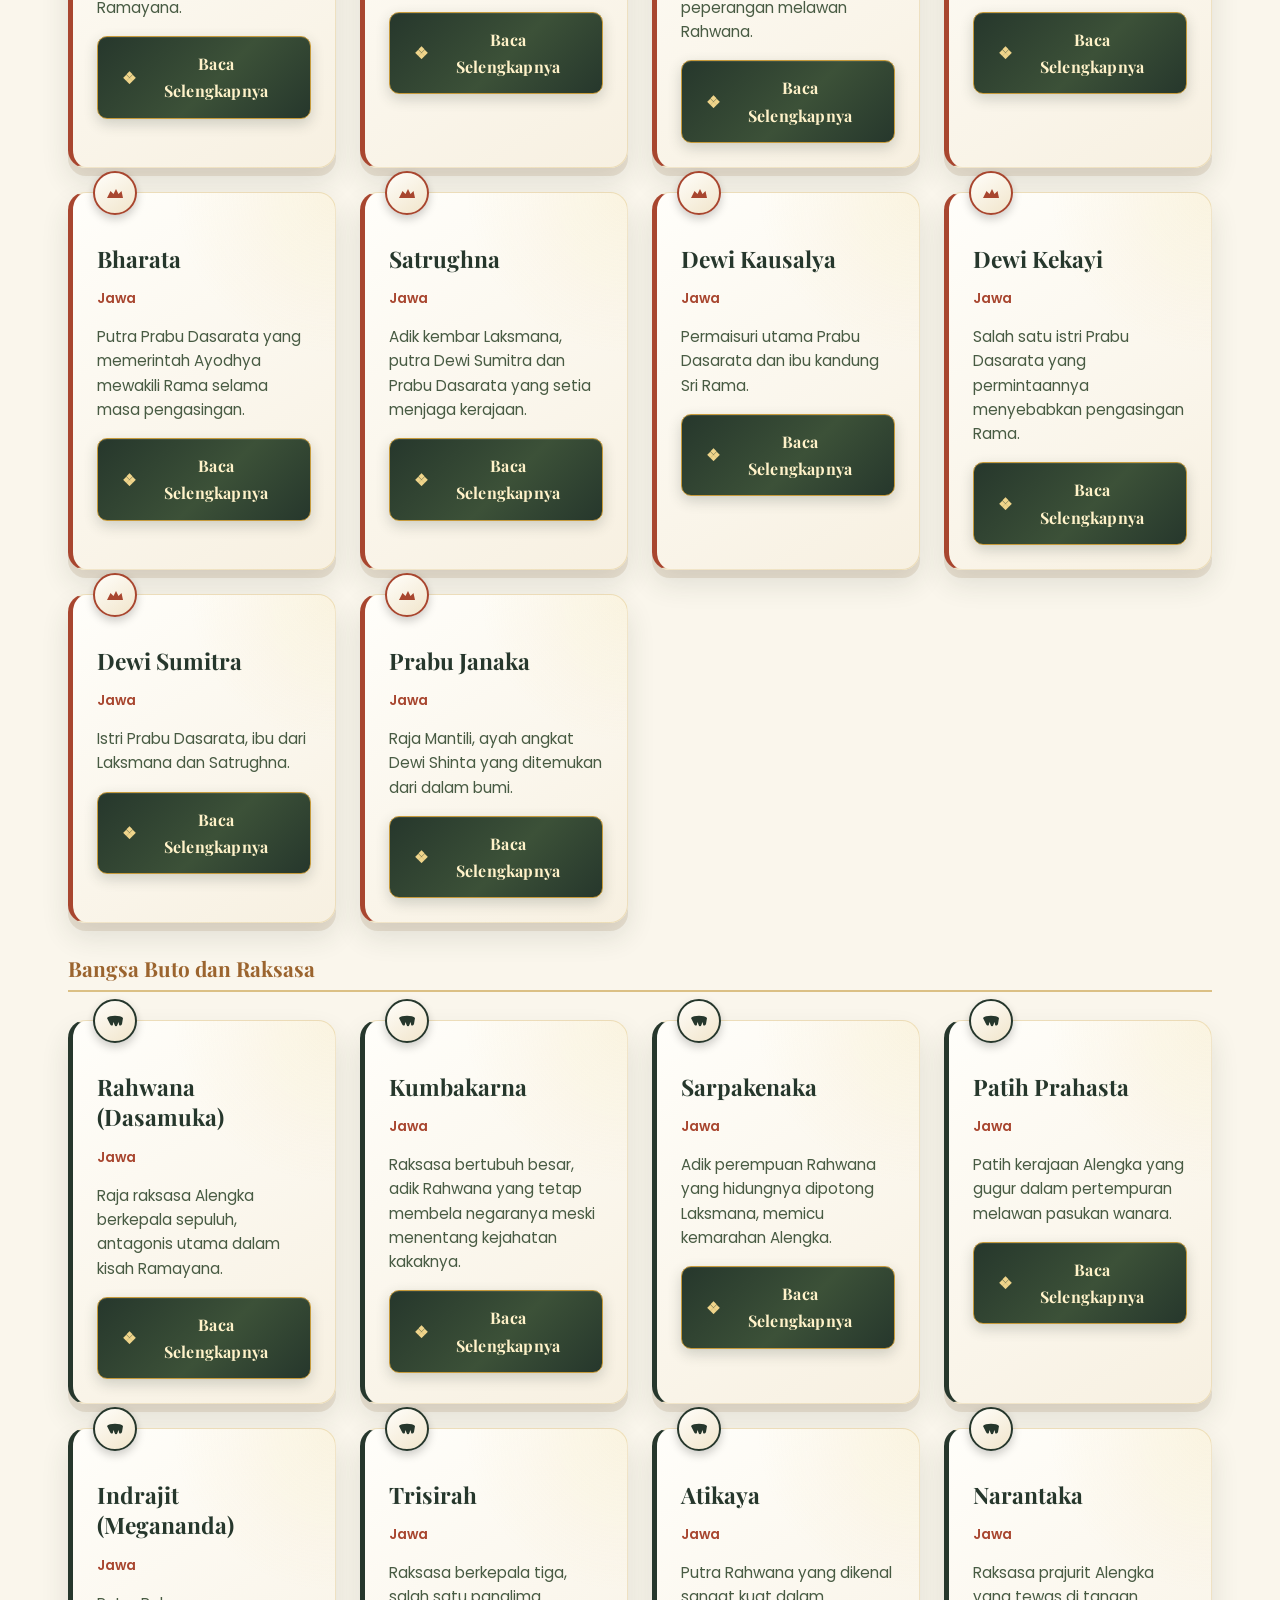
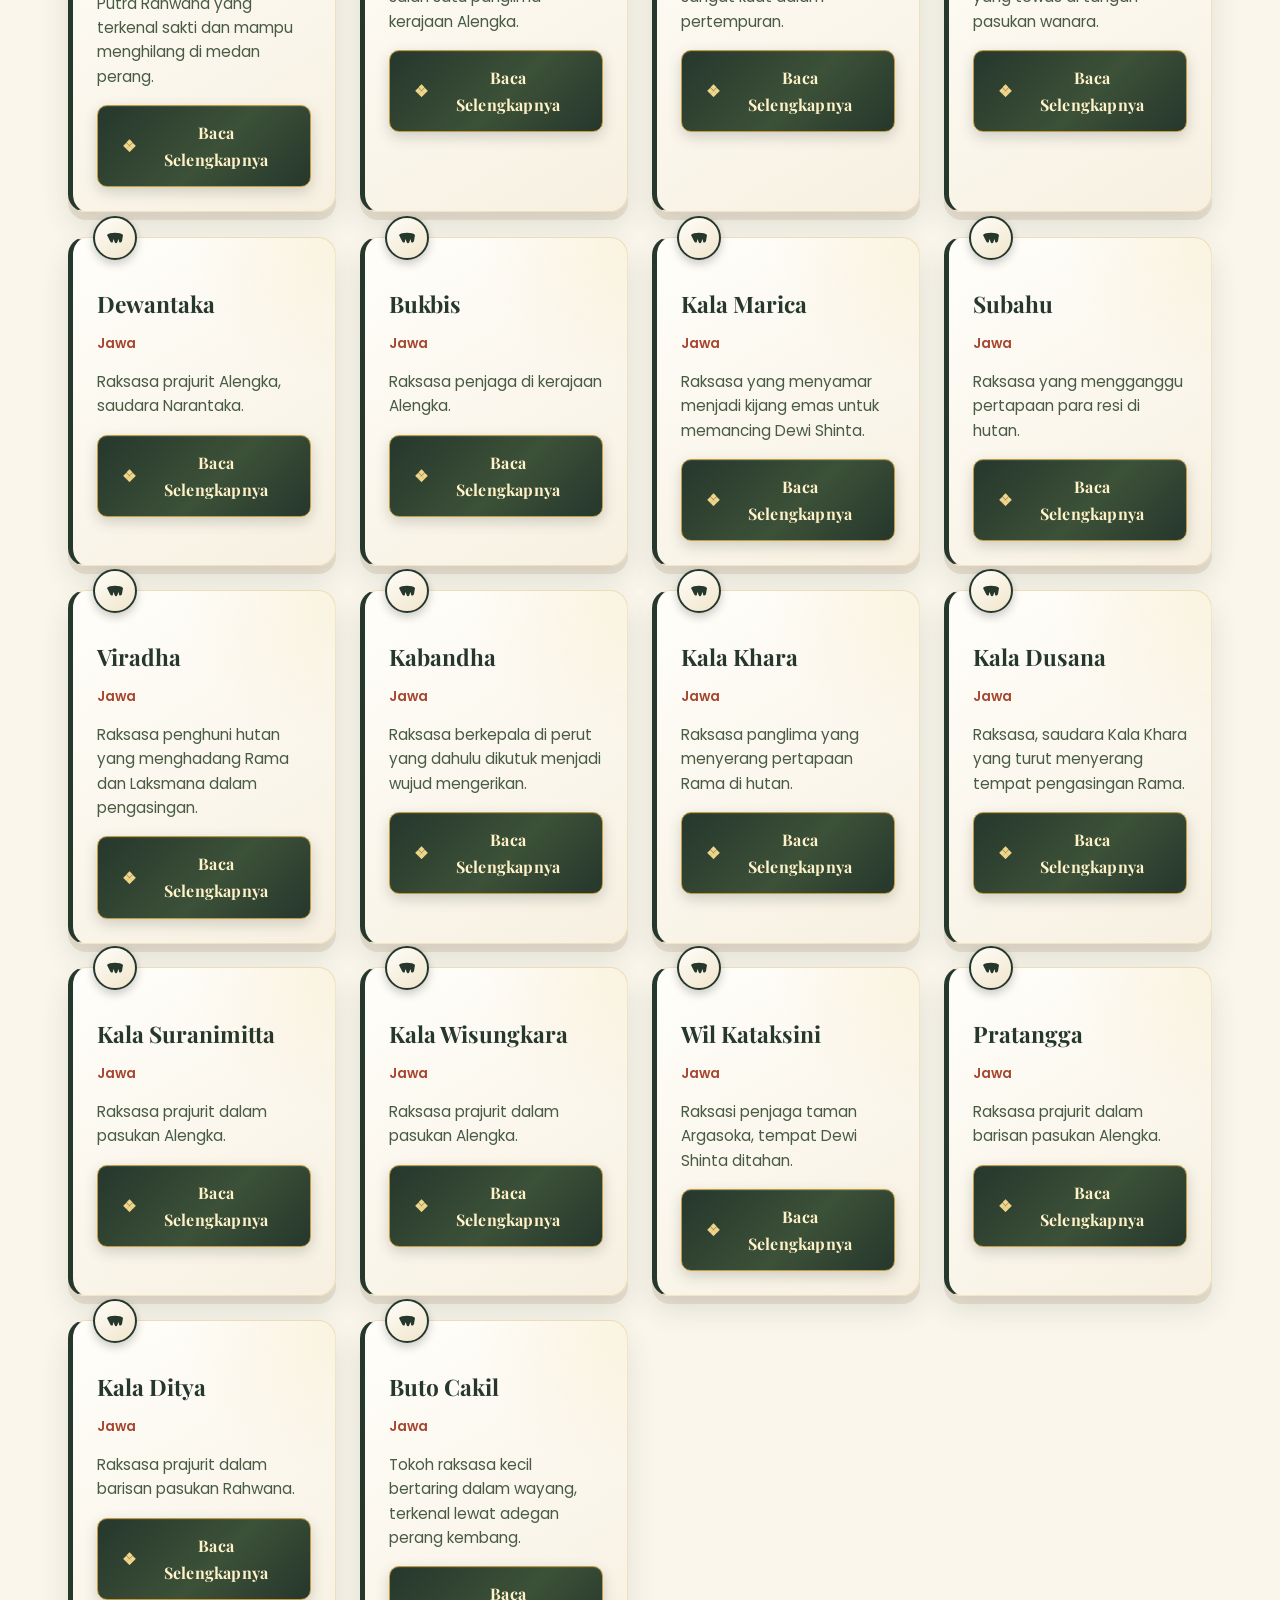
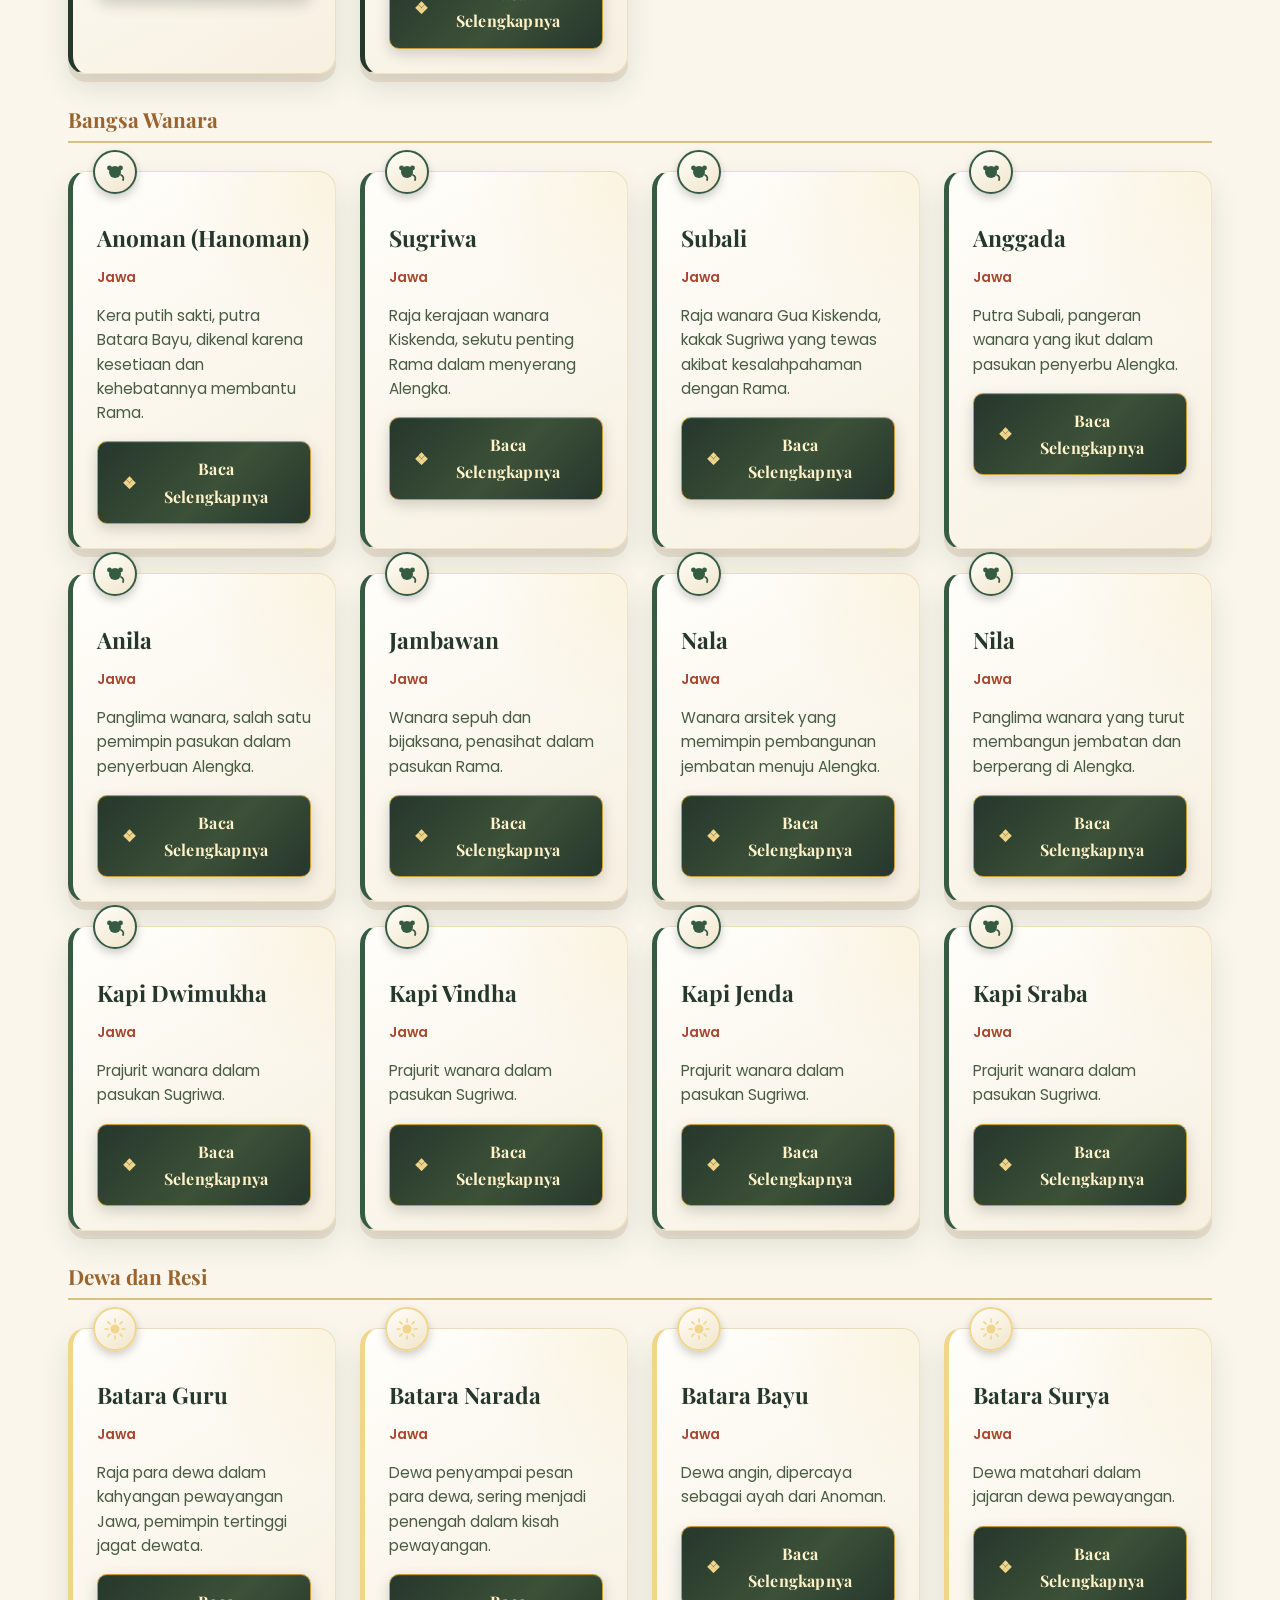
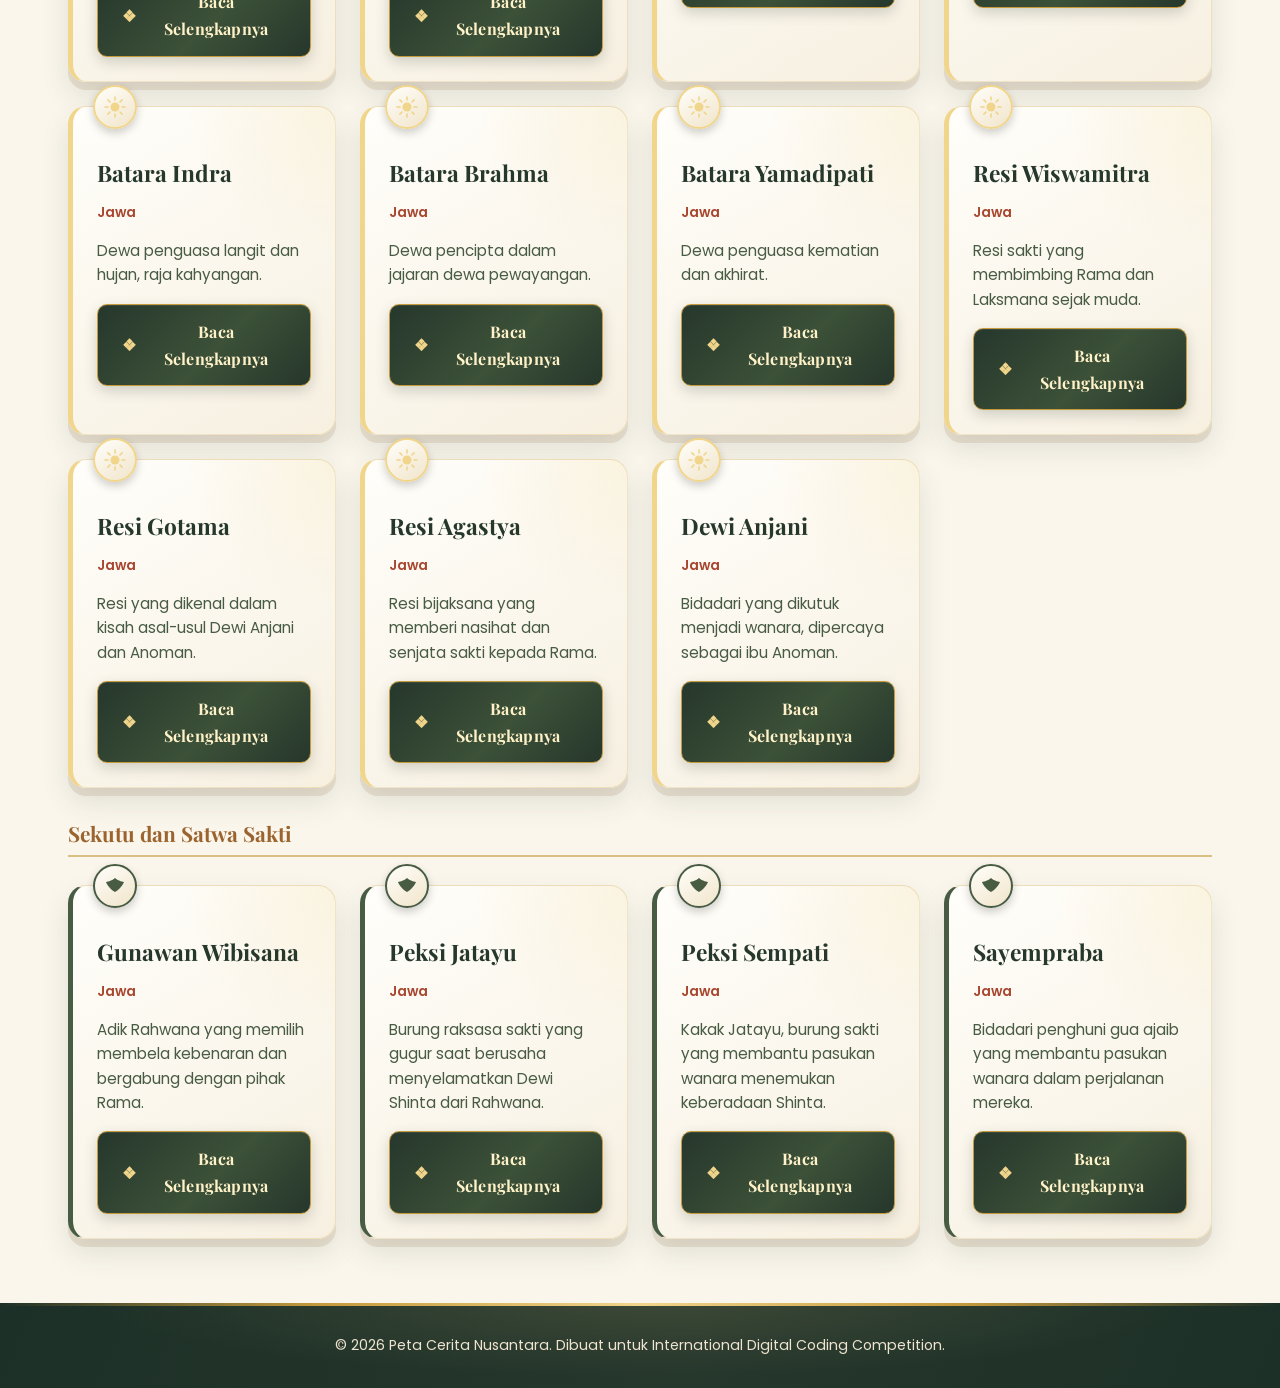
<file: wayang.html>
<!DOCTYPE html>
<html lang="id">
<head>
  <meta charset="UTF-8">
  <meta name="viewport" content="width=device-width, initial-scale=1.0">
  <title>Wayang - Peta Cerita Nusantara</title>

  <link href="https://fonts.googleapis.com/css2?family=Cinzel:wght@600;700&family=Playfair+Display:wght@700&family=Poppins:wght@400;500;600&display=swap" rel="stylesheet">
  <link rel="stylesheet" href="css/style.css">
  <link rel="stylesheet" href="css/galeri.css">
  <link rel="icon" type="image/svg+xml" href="assets/logo-peta-cerita.svg">
</head>
<body data-kategori="wayang">
  <nav class="navbar">
    <a href="index.html" class="logo" aria-label="Peta Cerita Nusantara, beranda">
      <img src="assets/logo-peta-cerita.svg" alt="" width="44" height="44">
      <span class="logo-lockup"><span class="logo-name">Peta Cerita</span><span class="logo-kicker">Nusantara</span></span>
    </a>
    <div class="nav-links">
      <a href="index.html">Beranda</a>
      <a href="peta.html">Peta</a>
      <a href="wayang.html" class="aktif">Wayang</a>
      <a href="keris.html">Keris</a>
      <a href="tombak.html">Tombak</a>
      <a href="tentang.html">Tentang</a>
    </div>
  </nav>

  <main>
    <section class="galeri-section">
      <h2>Wayang Nusantara</h2>
      <p class="galeri-sub">Tokoh-tokoh dalam dunia pewayangan Jawa, lengkap dengan watak dan filosofinya.</p>
      <div class="galeri-kontrol">
        <input type="search" id="cari-galeri" class="galeri-cari" placeholder="Cari tokoh wayang atau daerah..." aria-label="Cari tokoh wayang">
        <span class="galeri-jumlah" id="galeri-jumlah"></span>
      </div>
      <p class="info-kosong" id="galeri-kosong" hidden>Belum ada yang cocok dengan pencarianmu.</p>
      <div class="galeri-grid" id="galeri-grid"></div>
    </section>
  </main>

  <footer class="footer">
    &copy; 2026 Peta Cerita Nusantara. Dibuat untuk International Digital Coding Competition.
  </footer>

  <div class="semar-widget" id="semar-widget">
    <div class="semar-bubble hidden" id="semar-bubble">
      <div class="semar-header">
        <span class="semar-name">Ki Semar</span>
        <button class="semar-close" id="semar-close">&times;</button>
      </div>
      <p class="semar-text" id="semar-text"></p>
      <div class="semar-controls">
        <span class="semar-step" id="semar-step"></span>
        <button class="semar-next" id="semar-next"></button>
      </div>
    </div>
    <button class="semar-avatar" id="semar-avatar" title="Bicara dengan Ki Semar">
      <svg viewBox="0 0 100 100" width="56" height="56">
        <circle cx="50" cy="50" r="45" fill="#2b1e10" stroke="#d4af37" stroke-width="3"/>
        <path d="M50 15 Q55 25 50 35 Q45 25 50 15 Z" fill="#d4af37"/>
        <circle cx="50" cy="48" r="22" fill="#f4e4bc"/>
        <circle cx="42" cy="45" r="3" fill="#2b1e10"/>
        <circle cx="58" cy="45" r="3" fill="#2b1e10"/>
        <path d="M40 55 Q50 65 60 55" fill="none" stroke="#2b1e10" stroke-width="3" stroke-linecap="round"/>
        <path d="M25 75 Q50 60 75 75 Q50 95 25 75 Z" fill="#d4af37"/>
      </svg>
    </button>
  </div>

  <script src="js/data-budaya.js"></script>
  <script src="js/galeri.js"></script>
  <script src="js/semar.js"></script>
</body>
</html>
</file>
<file: css/style.css>
/* =========================================================
   PETA CERITA NUSANTARA
   Tema: Petualangan Nusantara — Museum Digital Interaktif
   File: css/style.css
   ========================================================= */

/* ---------- 1. DESIGN TOKENS ---------- */
:root {
  color-scheme: light;

  --coklat-tua: #26372c;
  --coklat-sedang: #485b43;
  --emas: #c69a3b;
  --emas-terang: #f0d58b;
  --merah-bata: #a8462f;
  --hijau-tua: #355b43;
  --cream: #f1e5cb;
  --cream-terang: #faf6ec;

  --font-judul: "Playfair Display", Georgia, serif;
  --font-teks: "Poppins", Arial, sans-serif;

  --warna-teks: #26372c;
  --warna-teks-redup: #5d6657;
  --warna-permukaan: #fffdf7;
  --warna-garis: rgba(58, 73, 49, 0.14);

  --bayangan-kecil: 0 3px 12px rgba(38, 55, 44, 0.07);
  --bayangan-sedang: 0 10px 30px rgba(38, 55, 44, 0.12);
  --bayangan-besar: 0 20px 50px rgba(38, 55, 44, 0.17);

  --radius-kecil: 8px;
  --radius-sedang: 16px;
  --radius-besar: 24px;

  --lebar-konten: 1280px;
  --transisi: 220ms ease;
}

/* ---------- 2. RESET DAN DASAR ---------- */
*,
*::before,
*::after {
  box-sizing: border-box;
}

html {
  min-height: 100%;
  scroll-behavior: smooth;
  scroll-padding-top: 90px;
  -webkit-text-size-adjust: 100%;
}

body {
  margin: 0;
  min-height: 100vh;
  display: flex;
  flex-direction: column;

  color: var(--warna-teks);
  font-family: var(--font-teks);
  font-size: 16px;
  line-height: 1.7;

  background-color: var(--cream-terang);
  background-image:
    radial-gradient(
      ellipse at 10% 10%,
      rgba(198, 154, 59, 0.08),
      transparent 34%
    ),
    radial-gradient(
      ellipse at 90% 75%,
      rgba(53, 91, 67, 0.06),
      transparent 35%
    ),
    url("data:image/svg+xml,%3Csvg xmlns='http://www.w3.org/2000/svg' width='72' height='72' viewBox='0 0 72 72'%3E%3Cg fill='none' stroke='%23485b43' stroke-width='.7' opacity='.055'%3E%3Cpath d='M36 8 Q44 20 36 28 Q28 20 36 8Z'/%3E%3Cpath d='M8 36 Q20 28 28 36 Q20 44 8 36Z'/%3E%3Cpath d='M64 36 Q52 28 44 36 Q52 44 64 36Z'/%3E%3Cpath d='M36 64 Q28 52 36 44 Q44 52 36 64Z'/%3E%3Ccircle cx='36' cy='36' r='5'/%3E%3C/g%3E%3C/svg%3E");
  background-attachment: fixed;
}

body,
button,
input,
select,
textarea {
  font-family: var(--font-teks);
}

main {
  flex: 1;
  width: 100%;
}

img,
svg,
video {
  max-width: 100%;
}

img {
  height: auto;
}

button,
input,
select,
textarea {
  font-size: inherit;
}

button,
a {
  -webkit-tap-highlight-color: transparent;
}

a {
  color: inherit;
  text-decoration: none;
}

button {
  color: inherit;
}

::selection {
  color: var(--coklat-tua);
  background: var(--emas-terang);
}

:focus {
  outline: none;
}

:focus-visible {
  outline: 3px solid #b17d18;
  outline-offset: 4px;
}

/* ---------- 3. SCROLLBAR ---------- */
* {
  scrollbar-width: thin;
  scrollbar-color: var(--emas) var(--coklat-tua);
}

::-webkit-scrollbar {
  width: 10px;
  height: 10px;
}

::-webkit-scrollbar-track {
  background: var(--cream);
}

::-webkit-scrollbar-thumb {
  background: linear-gradient(
    180deg,
    var(--emas-terang),
    var(--emas),
    var(--coklat-sedang)
  );
  border: 2px solid var(--cream);
  border-radius: 20px;
}

::-webkit-scrollbar-thumb:hover {
  background: var(--emas);
}

/* ---------- 4. NAVBAR ---------- */
.navbar {
  position: relative;
  z-index: 100;

  display: flex;
  align-items: center;
  justify-content: space-between;
  gap: 24px;

  width: 100%;
  padding: 17px clamp(20px, 5vw, 64px);

  color: var(--cream-terang);
  background:
    radial-gradient(
      ellipse at 15% 0%,
      rgba(240, 213, 139, 0.09),
      transparent 55%
    ),
    var(--coklat-tua);

  border-bottom: 3px solid var(--emas);
  box-shadow: 0 5px 22px rgba(25, 37, 28, 0.14);
}

.navbar .logo {
  display: flex;
  flex-shrink: 0;
  align-items: center;
  gap: 11px;

  color: var(--emas-terang);
  text-decoration: none;
}

.navbar .logo img {
  display: block;
  width: 46px;
  height: 46px;
  filter: drop-shadow(0 3px 8px rgba(12, 20, 14, 0.22));
  transition: transform 220ms ease;
}

.navbar .logo:hover img {
  transform: rotate(-5deg) translateY(-1px);
}

.logo-lockup {
  display: flex;
  flex-direction: column;
  align-items: flex-start;
  gap: 3px;
  line-height: 1;
}

.logo-name {
  color: #fff2d2;
  font-family: var(--font-judul);
  font-size: clamp(1.02rem, 1.7vw, 1.22rem);
  font-weight: 700;
  letter-spacing: 0.01em;
}

.logo-kicker {
  color: var(--emas-terang);
  font-family: var(--font-body);
  font-size: 0.57rem;
  font-weight: 600;
  letter-spacing: 0.27em;
  text-transform: uppercase;
}

.navbar .nav-links {
  display: flex;
  align-items: center;
  justify-content: flex-end;
  flex-wrap: wrap;
  gap: 7px;
}

.navbar .nav-links a {
  position: relative;
  display: inline-flex;
  align-items: center;
  justify-content: center;

  padding: 9px 12px;
  border-radius: 9px;

  color: #f6f0e2;
  font-size: 0.9rem;
  font-weight: 500;

  transition:
    color var(--transisi),
    background-color var(--transisi),
    transform var(--transisi);
}

.navbar .nav-links a:hover {
  color: var(--emas-terang);
  background: rgba(255, 255, 255, 0.07);
}

.navbar .nav-links a:active {
  transform: translateY(1px);
}

.navbar {
  transform-style: preserve-3d;
}

.navbar .nav-links a {
  transform: translateZ(0);
  transition: color var(--transisi), background-color var(--transisi), transform var(--transisi), box-shadow var(--transisi);
}

.navbar .nav-links a:hover,
.navbar .nav-links a:focus-visible {
  transform: translateY(-2px) translateZ(5px);
  box-shadow: 0 6px 14px rgba(8, 17, 12, 0.18);
}

.navbar .nav-links a:active {
  transform: translateY(1px) translateZ(-2px);
}

.navbar .nav-links a.aktif {
  color: var(--emas-terang);
  background: rgba(240, 213, 139, 0.1);
}

.navbar .nav-links a.aktif::after {
  position: absolute;
  right: 12px;
  bottom: 3px;
  left: 12px;

  height: 2px;
  border-radius: 2px;
  background: var(--emas);

  content: "";
}

/* ---------- 5. FOOTER ---------- */
.footer {
  position: relative;
  margin-top: 64px;
  padding: 30px 24px;

  color: #eee4d0;
  text-align: center;
  font-size: 0.88rem;
  line-height: 1.8;

  background:
    radial-gradient(
      ellipse at 50% 0%,
      rgba(240, 213, 139, 0.08),
      transparent 65%
    ),
    var(--coklat-tua);

  border-top: 3px solid var(--emas);
}

.footer p {
  max-width: 900px;
  margin: 0 auto;
}

/* ---------- 6. HERO ---------- */
.hero {
  position: relative;
  isolation: isolate;
  overflow: hidden;

  display: flex;
  align-items: center;
  justify-content: space-between;
  gap: clamp(28px, 5vw, 68px);

  width: min(100% - 48px, var(--lebar-konten));
  margin: 34px auto 54px;
  padding: clamp(34px, 6vw, 76px);

  border: 1px solid rgba(198, 154, 59, 0.25);
  border-radius: var(--radius-besar);

  background:
    radial-gradient(
      ellipse at 95% 5%,
      rgba(198, 154, 59, 0.13),
      transparent 42%
    ),
    linear-gradient(135deg, #fffdf7 0%, #f5ead5 100%);

  box-shadow: var(--bayangan-sedang);
}

.hero::before {
  position: absolute;
  z-index: -1;
  top: -100px;
  right: -85px;

  width: 320px;
  height: 320px;
  border: 1px solid rgba(198, 154, 59, 0.2);
  border-radius: 50%;

  box-shadow:
    0 0 0 25px rgba(198, 154, 59, 0.035),
    0 0 0 50px rgba(198, 154, 59, 0.025);

  content: "";
  pointer-events: none;
}

.hero-text {
  flex: 1 1 0;
  min-width: 0;
}

.hero-text h1 {
  max-width: 760px;
  margin: 0 0 22px;

  color: var(--coklat-tua);
  font-family: var(--font-judul);
  font-size: clamp(2.25rem, 5vw, 4rem);
  font-weight: 700;
  line-height: 1.16;
  letter-spacing: -0.7px;
  text-wrap: balance;
}

.hero-text p {
  max-width: 560px;
  margin: 0 0 30px;

  color: var(--warna-teks-redup);
  font-size: clamp(0.98rem, 1.5vw, 1.12rem);
  line-height: 1.9;
}

.hero-visual {
  flex: 1 1 0;
  min-width: 0;

  display: flex;
  align-items: center;
  justify-content: center;

  font-size: clamp(7rem, 15vw, 12rem);
  line-height: 1;
  text-align: center;
}

.hero-visual img,
.hero-visual svg {
  display: block;
  width: 100%;
  max-width: 480px;
  height: auto;
  object-fit: contain;
}

/* ---------- 7. TOMBOL CTA ---------- */
.btn-cta {
  position: relative;
  isolation: isolate;
  overflow: hidden;

  display: inline-flex;
  align-items: center;
  justify-content: center;
  gap: 10px;

  min-height: 48px;
  padding: 13px 24px;

  color: #fff2c9;
  background: linear-gradient(
    135deg,
    #26372c 0%,
    #3c5138 55%,
    #26372c 100%
  );

  border: 1px solid var(--emas);
  border-radius: 10px;

  box-shadow:
    0 5px 14px rgba(38, 55, 44, 0.2),
    inset 0 1px 0 rgba(255, 255, 255, 0.08);

  cursor: pointer;

  font-family: var(--font-judul);
  font-size: 1rem;
  font-weight: 700;
  letter-spacing: 0.2px;
  text-align: center;

  transition:
    transform var(--transisi),
    box-shadow var(--transisi),
    border-color var(--transisi);
}

.btn-cta::before {
  flex-shrink: 0;
  color: var(--emas-terang);
  content: "❖";
}

.btn-cta::after {
  position: absolute;
  z-index: -1;
  top: -50%;
  left: -75%;

  width: 45%;
  height: 200%;

  background: rgba(255, 255, 255, 0.13);
  transform: skewX(-25deg);
  transition: left 450ms ease;

  content: "";
  pointer-events: none;
}

.btn-cta:hover {
  transform: translateY(-2px);
  border-color: var(--emas-terang);

  box-shadow:
    0 9px 22px rgba(38, 55, 44, 0.25),
    0 0 0 3px rgba(198, 154, 59, 0.1);
}

.btn-cta:hover::after {
  left: 130%;
}

.btn-cta:active {
  transform: translateY(0);
}

/* ---------- 8. WIDGET KI SEMAR ---------- */
.semar-widget {
  position: fixed;
  z-index: 500;
  right: max(18px, env(safe-area-inset-right));
  bottom: max(18px, env(safe-area-inset-bottom));

  display: flex;
  flex-direction: column;
  align-items: flex-end;
  gap: 12px;

  max-width: calc(100vw - 28px);
}

.semar-bubble {
  width: min(330px, calc(100vw - 36px));
  max-height: min(70vh, 520px);
  overflow-y: auto;

  padding: 18px;

  color: #fff5dc;
  background:
    radial-gradient(
      ellipse at 100% 0%,
      rgba(198, 154, 59, 0.14),
      transparent 55%
    ),
    #26372c;

  border: 1px solid var(--emas);
  border-radius: 18px 18px 5px 18px;

  box-shadow:
    0 15px 45px rgba(20, 30, 22, 0.28),
    inset 0 1px 0 rgba(255, 255, 255, 0.05);

  transform-origin: bottom right;
  opacity: 1;
  transform: scale(1);

  transition:
    transform 220ms ease,
    opacity 220ms ease;
}

.semar-bubble.hidden {
  visibility: hidden;
  opacity: 0;
  pointer-events: none;
  transform: translateY(8px) scale(0.96);
}

.semar-header {
  display: flex;
  align-items: center;
  justify-content: space-between;
  gap: 12px;

  padding-bottom: 10px;
  margin-bottom: 12px;

  border-bottom: 1px solid rgba(240, 213, 139, 0.25);
}

.semar-name {
  color: var(--emas-terang);
  font-family: var(--font-judul);
  font-size: 1.08rem;
  font-weight: 700;
}

.semar-close {
  display: inline-flex;
  align-items: center;
  justify-content: center;
  flex-shrink: 0;

  width: 36px;
  height: 36px;
  padding: 0;

  color: #fff2c9;
  background: rgba(255, 255, 255, 0.07);

  border: 1px solid rgba(240, 213, 139, 0.2);
  border-radius: 9px;

  font-size: 1.35rem;
  line-height: 1;
  cursor: pointer;

  transition:
    background-color var(--transisi),
    color var(--transisi);
}

.semar-close:hover {
  color: var(--emas-terang);
  background: rgba(255, 255, 255, 0.13);
}

.semar-text {
  margin: 0 0 16px;

  color: #f7efdf;
  font-size: 0.9rem;
  line-height: 1.8;
  overflow-wrap: anywhere;
}

.semar-explorer {
  margin: 0 0 14px;
  padding: 12px;
  background: rgba(255, 255, 255, 0.055);
  border: 1px solid rgba(240, 213, 139, 0.2);
  border-radius: 12px;
}

.semar-explorer-title {
  display: flex;
  align-items: center;
  justify-content: space-between;
  gap: 12px;
  margin: 0 0 5px;
  color: var(--emas-terang);
  font-size: 0.86rem;
  font-weight: 700;
  list-style: none;
  cursor: pointer;
}

.semar-explorer-title::-webkit-details-marker {
  display: none;
}

.semar-explorer-title::after {
  display: grid;
  flex: 0 0 22px;
  width: 22px;
  height: 22px;
  place-items: center;
  color: var(--emas-terang);
  background: rgba(240, 213, 139, 0.1);
  border: 1px solid rgba(240, 213, 139, 0.24);
  border-radius: 7px;
  content: "+";
  line-height: 1;
}

.semar-explorer[open] .semar-explorer-title::after {
  content: "−";
}

.semar-progress {
  margin: 0 0 9px;
  color: rgba(255, 245, 220, 0.78);
  font-size: 0.74rem;
  line-height: 1.55;
}

.semar-section-list {
  display: grid;
  gap: 6px;
  max-height: 190px;
  margin: 0;
  padding: 0 3px 0 0;
  overflow-y: auto;
  list-style: none;
  scrollbar-color: rgba(240, 213, 139, 0.55) transparent;
}

.semar-section-item {
  padding: 6px 8px;
  background: rgba(255, 255, 255, 0.035);
  border: 1px solid rgba(240, 213, 139, 0.1);
  border-radius: 8px;
}

.semar-section-link {
  display: flex;
  align-items: center;
  justify-content: space-between;
  gap: 8px;
  min-height: 28px;
  padding: 2px 3px;
  color: #fff5dc;
  background: transparent;
  border: 1px solid transparent;
  border-radius: 6px;
  font-size: 0.74rem;
  text-decoration: none;
  transition: background-color var(--transisi), border-color var(--transisi);
}

.semar-section-link:hover,
.semar-section-link:focus-visible {
  background: rgba(240, 213, 139, 0.12);
  border-color: rgba(240, 213, 139, 0.45);
  outline: none;
}

.semar-section-link.is-current {
  color: var(--emas-terang);
  border-color: rgba(240, 213, 139, 0.35);
}

.semar-section-status {
  flex-shrink: 0;
  color: rgba(255, 245, 220, 0.62);
  font-size: 0.65rem;
}

.semar-section-link.is-current .semar-section-status {
  color: var(--emas-terang);
}

.semar-section-description {
  margin: 3px 3px 0;
  color: rgba(255, 245, 220, 0.7);
  font-size: 0.68rem;
  line-height: 1.5;
}

.semar-controls {
  display: flex;
  align-items: center;
  justify-content: space-between;
  gap: 12px;
}

.semar-step {
  color: #dfc57f;
  font-size: 0.78rem;
  font-variant-numeric: tabular-nums;
}

.semar-next {
  display: inline-flex;
  align-items: center;
  justify-content: center;

  min-height: 40px;
  padding: 9px 15px;

  color: #26372c;
  background: var(--emas-terang);

  border: 1px solid transparent;
  border-radius: 9px;

  font-size: 0.84rem;
  font-weight: 700;
  cursor: pointer;

  transition:
    background-color var(--transisi),
    transform var(--transisi);
}

.semar-next:hover {
  background: #ffe6a2;
  transform: translateY(-1px);
}

.semar-avatar {
  display: inline-flex;
  align-items: center;
  justify-content: center;

  width: 68px;
  height: 68px;
  padding: 5px;

  background: #26372c;
  border: 2px solid var(--emas);
  border-radius: 50%;

  box-shadow:
    0 6px 18px rgba(38, 55, 44, 0.23),
    inset 0 0 0 3px rgba(240, 213, 139, 0.09);

  cursor: pointer;
  animation: semarMelayang 4s ease-in-out infinite;

  transition:
    border-color var(--transisi),
    box-shadow var(--transisi);
}

.semar-avatar svg {
  display: block;
  width: 100%;
  height: 100%;
}

.semar-avatar:hover {
  border-color: var(--emas-terang);
  box-shadow: 0 8px 24px rgba(38, 55, 44, 0.3);
}

@keyframes semarMelayang {
  0%,
  100% {
    transform: translateY(0);
  }

  50% {
    transform: translateY(-5px);
  }
}

/* ---------- 9. KONSISTENSI KONTEN UMUM ---------- */
h1,
h2,
h3,
h4 {
  font-family: var(--font-judul);
  line-height: 1.3;
  text-wrap: balance;
}

p {
  overflow-wrap: break-word;
}

button:disabled {
  opacity: 0.55;
  cursor: not-allowed;
}

input,
select,
textarea {
  max-width: 100%;
}

input:not([type="checkbox"]):not([type="radio"]),
select,
textarea {
  color: var(--warna-teks);
  background: var(--warna-permukaan);
  border: 1px solid rgba(58, 73, 49, 0.25);
  border-radius: var(--radius-kecil);
}

input:not([type="checkbox"]):not([type="radio"]):focus-visible,
select:focus-visible,
textarea:focus-visible {
  border-color: var(--emas);
  outline: 3px solid rgba(198, 154, 59, 0.22);
  outline-offset: 1px;
}

/* ---------- 10. RESPONSIF TABLET ---------- */
@media (max-width: 1024px) {
  .navbar {
    padding-right: 24px;
    padding-left: 24px;
    gap: 14px;
  }

  .navbar .nav-links {
    gap: 4px;
  }

  .navbar .nav-links a {
    padding: 8px 9px;
    font-size: 0.84rem;
  }

  .hero {
    gap: 30px;
    padding: 42px;
  }

  .hero-text h1 {
    font-size: clamp(2.2rem, 4.5vw, 3.2rem);
  }
}

/* ---------- 11. RESPONSIF HP ---------- */
@media (max-width: 768px) {
  html {
    scroll-padding-top: 16px;
  }

  .navbar {
    align-items: center;
    flex-direction: column;
    gap: 12px;

    padding: 16px 16px 18px;
  }

  .navbar .logo {
    justify-content: center;
    font-size: 1.3rem;
  }

  .navbar .nav-links {
    justify-content: center;
    gap: 5px;
    width: 100%;
  }

  .navbar .nav-links a {
    min-height: 40px;
    padding: 8px 10px;
    font-size: 0.82rem;
  }

  .navbar .nav-links a.aktif::after {
    right: 10px;
    left: 10px;
  }

  .hero {
    flex-direction: column;
    gap: 26px;

    width: calc(100% - 28px);
    margin: 18px auto 32px;
    padding: 30px 22px;

    border-radius: 19px;
    text-align: center;
  }

  .hero-text {
    width: 100%;
  }

  .hero-text h1 {
    margin-bottom: 16px;
    font-size: clamp(2rem, 8vw, 2.8rem);
    letter-spacing: -0.4px;
  }

  .hero-text p {
    margin-right: auto;
    margin-bottom: 24px;
    margin-left: auto;
    font-size: 0.96rem;
    line-height: 1.8;
  }

  .hero-visual {
    width: 100%;
    font-size: clamp(6rem, 28vw, 9rem);
  }

  .hero-visual img,
  .hero-visual svg {
    max-width: 340px;
  }

  .btn-cta {
    max-width: 100%;
    padding: 12px 19px;
    font-size: 0.95rem;
  }

  .footer {
    margin-top: 38px;
    padding: 23px 18px;
    font-size: 0.82rem;
  }

  .semar-widget {
    right: max(12px, env(safe-area-inset-right));
    bottom: max(12px, env(safe-area-inset-bottom));
    gap: 9px;
  }

  .semar-bubble {
    width: min(320px, calc(100vw - 24px));
    max-height: 60vh;
    padding: 15px;
  }

  .semar-avatar {
    width: 60px;
    height: 60px;
  }
}

/* ---------- 12. RESPONSIF HP KECIL ---------- */
@media (max-width: 380px) {
  .navbar {
    padding-right: 10px;
    padding-left: 10px;
  }

  .navbar .nav-links {
    gap: 3px;
  }

  .navbar .nav-links a {
    padding: 7px 8px;
    font-size: 0.76rem;
  }

  .hero {
    width: calc(100% - 20px);
    padding: 25px 16px;
  }

  .hero-text h1 {
    font-size: 1.9rem;
  }

  .semar-bubble {
    width: min(290px, calc(100vw - 24px));
  }
}

/* ---------- 13. AKSESIBILITAS GERAK ---------- */
@media (prefers-reduced-motion: reduce) {
  *,
  *::before,
  *::after {
    scroll-behavior: auto !important;
    animation: none !important;
    transition: none !important;
  }
}

/* ---------- 14. MODE KONTRAS TINGGI ---------- */
@media (forced-colors: active) {
  .navbar,
  .footer,
  .btn-cta,
  .semar-bubble,
  .semar-avatar,
  .semar-next {
    border: 1px solid ButtonText;
  }

  a:focus-visible,
  button:focus-visible {
    outline: 2px solid Highlight;
  }
}

/* Pastikan tautan navigasi berada di atas elemen dekoratif halaman. */
.navbar {
  position: relative;
  z-index: 1000;
  isolation: isolate;
}

.navbar .nav-links {
  position: relative;
  z-index: 1;
}

.navbar .nav-links a {
  pointer-events: auto;
  cursor: pointer;
}

/* Sentuhan akhir bersama untuk seluruh halaman. */
::selection {
  color: #fff9e8;
  background: #536d50;
}

.navbar {
  background:
    radial-gradient(ellipse at 12% 0%, rgba(240, 213, 139, 0.12), transparent 42%),
    linear-gradient(112deg, #1d3027 0%, #26372c 54%, #1d3027 100%);
}

.navbar .logo:hover .logo-name {
  color: var(--emas-terang);
}

.navbar .nav-links a {
  border: 1px solid transparent;
}

.navbar .nav-links a:hover,
.navbar .nav-links a:focus-visible {
  border-color: rgba(240, 213, 139, 0.22);
}

.footer {
  margin-top: auto;
  border-top: 0;
  background:
    radial-gradient(ellipse at 50% 0%, rgba(240, 213, 139, 0.11), transparent 60%),
    linear-gradient(112deg, #1d3027, #26372c 54%, #1d3027);
}

.footer::before {
  position: absolute;
  top: 0;
  right: 0;
  left: 0;
  height: 3px;
  background: linear-gradient(90deg, transparent, var(--emas), var(--emas-terang), var(--emas), transparent);
  content: "";
}

a:focus-visible,
button:focus-visible,
input:focus-visible,
select:focus-visible {
  outline: 3px solid rgba(198, 154, 59, 0.72);
  outline-offset: 3px;
}

@media (max-width: 560px) {
  .navbar .logo img {
    width: 42px;
    height: 42px;
  }

  .logo-name {
    font-size: 1rem;
  }

  .logo-kicker {
    font-size: 0.53rem;
  }
}

/* Jaga kolom utama tetap selebar viewport pada layar ponsel. */
@media (max-width: 768px) {
  html,
  body {
    width: 100%;
    max-width: 100%;
    overflow-x: clip;
  }

  main {
    min-width: 0;
  }

  .navbar,
  .navbar .nav-links {
    min-width: 0;
    max-width: 100%;
  }
}

@supports not (overflow: clip) {
  @media (max-width: 768px) {
    html,
    body {
      overflow-x: hidden;
    }
  }
}
</file>
<file: css/beranda.css>
/* ===== BERANDA: hero layar kelir ===== */
.halaman-beranda .navbar { border-bottom: 1px solid rgba(212, 169, 76, 0.35); }
.halaman-beranda .footer { margin-top: 0; }

.hero-kelir {
  position: relative;
  overflow: hidden;
  background:
    radial-gradient(ellipse 55% 80% at 72% 0%, rgba(232, 200, 116, 0.28), transparent 62%),
    linear-gradient(180deg, #1f130a 0%, #2b1b0e 100%);
  color: var(--cream-terang);
  padding: 70px 40px 80px;
}

/* Berkas cahaya blencong dari atas */
.hero-sorot {
  position: absolute;
  top: -10%;
  left: 52%;
  width: 46%;
  height: 130%;
  background: linear-gradient(180deg, rgba(232, 200, 116, 0.30), rgba(232, 200, 116, 0) 78%);
  clip-path: polygon(38% 0, 62% 0, 100% 100%, 0 100%);
  filter: blur(8px);
  animation: kelipBlencong 6s ease-in-out infinite;
  pointer-events: none;
}

@keyframes kelipBlencong {
  0%, 100% { opacity: 0.85; }
  35%      { opacity: 1; }
  60%      { opacity: 0.7; }
}

/* Siluet gunungan sebagai hiasan latar */
.hero-gunungan {
  position: absolute;
  right: -30px;
  bottom: -70px;
  height: 440px;
  fill: none;
  stroke: var(--emas);
  stroke-width: 1.4;
  stroke-linecap: round;
  opacity: 0.2;
  pointer-events: none;
}

.hero-isi {
  position: relative;
  z-index: 1;
  max-width: 1240px;
  margin: 0 auto;
  display: grid;
  grid-template-columns: minmax(0, 0.9fr) minmax(0, 1.25fr);
  gap: 40px;
  align-items: center;
}

.hero-teks > * { animation: naikMuncul 0.9s ease both; }
.hero-teks > :nth-child(2) { animation-delay: 0.12s; }
.hero-teks > :nth-child(3) { animation-delay: 0.24s; }
.hero-teks > :nth-child(4) { animation-delay: 0.36s; }

@keyframes naikMuncul {
  from { opacity: 0; transform: translateY(22px); }
  to   { opacity: 1; transform: translateY(0); }
}

.hero-eyebrow {
  font-family: 'Cinzel', var(--font-judul);
  letter-spacing: 3px;
  text-transform: uppercase;
  font-size: 0.8rem;
  color: var(--emas);
  margin-bottom: 14px;
}

.hero-teks h1 {
  font-family: var(--font-judul);
  font-size: 3.4rem;
  line-height: 1.12;
  color: #fff3d1;
  text-shadow: 0 0 28px rgba(232, 200, 116, 0.35);
  margin-bottom: 20px;
}

.hero-deskripsi {
  font-size: 1.08rem;
  line-height: 1.7;
  color: rgba(250, 243, 227, 0.86);
  max-width: 480px;
  margin-bottom: 30px;
}

.hero-aksi { display: flex; flex-wrap: wrap; gap: 14px; align-items: center; }

.btn-hantu {
  display: inline-flex;
  align-items: center;
  padding: 13px 24px;
  border: 1.5px solid var(--emas);
  border-radius: 8px;
  color: var(--emas-terang);
  font-weight: 600;
  transition: background-color 0.25s, transform 0.25s;
}

.btn-hantu:hover { background: rgba(212, 169, 76, 0.14); transform: translateY(-2px); }

/* Peta emas bercahaya */
.hero-peta {
  position: relative;
  width: 100%;
  aspect-ratio: 1920 / 744;
  filter: drop-shadow(0 0 22px rgba(232, 200, 116, 0.30));
  animation: naikMuncul 1.1s ease 0.2s both;
}

.hero-peta svg { position: absolute; inset: 0; width: 100%; height: 100%; }
.hero-peta .latar { display: none; }
.hero-peta .pulau path { fill: #d4a94c; stroke: #2b1b0e; stroke-width: 0.9; fill-opacity: 0.9; }
.hero-peta #papua path, .hero-peta #sulawesi path { fill: #c99b3f; }
.hero-peta #jawa path, .hero-peta #nusa-tenggara path { fill: #e0b85c; }

/* Titik lokasi dari data */
.hero-pin {
  position: absolute;
  width: 11px;
  height: 11px;
  margin: -5.5px 0 0 -5.5px;
  border-radius: 50%;
  background: #fff3d1;
  box-shadow: 0 0 10px 3px rgba(255, 233, 160, 0.9);
  z-index: 2;
}

.hero-pin::after {
  content: "";
  position: absolute;
  inset: -6px;
  border-radius: 50%;
  border: 1.5px solid #fff3d1;
  animation: denyutPin 2.4s infinite ease-out;
  animation-delay: var(--tunda, 0s);
}

@keyframes denyutPin {
  0%   { transform: scale(0.5); opacity: 0.9; }
  100% { transform: scale(2.6); opacity: 0; }
}

.hero-pin-nama {
  position: absolute;
  bottom: 16px;
  left: 50%;
  transform: translateX(-50%) translateY(4px);
  white-space: nowrap;
  background: #1f130a;
  color: #fff3d1;
  border: 1px solid var(--emas);
  border-radius: 6px;
  padding: 4px 9px;
  font-size: 0.78rem;
  opacity: 0;
  pointer-events: none;
  transition: opacity 0.2s, transform 0.2s;
}

.hero-pin:hover .hero-pin-nama,
.hero-pin:focus-visible .hero-pin-nama { opacity: 1; transform: translateX(-50%) translateY(0); }

/* ===== Pita batik pemisah ===== */
.pita-batik {
  height: 34px;
  background-color: #2b1b0e;
  background-image: url("data:image/svg+xml,%3Csvg xmlns='http://www.w3.org/2000/svg' width='28' height='28' viewBox='0 0 28 28'%3E%3Cpath d='M14 2 26 14 14 26 2 14Z' fill='none' stroke='%23d4a94c' stroke-width='1.2'/%3E%3Ccircle cx='14' cy='14' r='2.2' fill='%23d4a94c'/%3E%3C/svg%3E");
  background-size: 28px 28px;
  background-position: center;
  border-top: 2px solid var(--emas);
  border-bottom: 2px solid var(--emas);
}

/* ===== Statistik ===== */
.statistik-beranda {
  max-width: 900px;
  margin: 0 auto;
  padding: 54px 24px 20px;
  display: grid;
  grid-template-columns: repeat(3, 1fr);
  text-align: center;
}

.statistik-item { padding: 6px 12px; }
.statistik-item + .statistik-item { border-left: 1.5px solid rgba(212, 169, 76, 0.55); }

.statistik-angka {
  display: block;
  font-family: var(--font-judul);
  font-size: 3.2rem;
  line-height: 1;
  color: var(--merah-bata);
}

.statistik-label {
  display: block;
  margin-top: 8px;
  font-size: 0.85rem;
  letter-spacing: 1.5px;
  text-transform: uppercase;
  color: var(--coklat-sedang);
}

/* ===== Kategori ===== */
.kategori-beranda {
  max-width: 1120px;
  margin: 0 auto;
  padding: 40px 24px 70px;
  text-align: center;
}

.kategori-beranda h2 { font-family: var(--font-judul); font-size: 2rem; margin-bottom: 8px; }
.kategori-sub { color: var(--coklat-sedang); margin-bottom: 34px; }

.kategori-grid {
  display: grid;
  grid-template-columns: repeat(3, 1fr);
  gap: 20px;
  text-align: left;
}

.kartu-kategori {
  position: relative;
  display: flex;
  flex-direction: column;
  gap: 6px;
  padding: 24px 22px 22px;
  border: 1.5px solid var(--emas);
  border-radius: 14px;
  color: var(--cream-terang);
  overflow: hidden;
  background-color: #2b1b0e;
  background-image:
    url("data:image/svg+xml,%3Csvg xmlns='http://www.w3.org/2000/svg' width='40' height='40' viewBox='0 0 40 40'%3E%3Cg fill='none' stroke='%23d4a94c' stroke-width='0.7' opacity='0.14'%3E%3Ccircle cx='10' cy='10' r='7'/%3E%3Ccircle cx='30' cy='10' r='7'/%3E%3Ccircle cx='10' cy='30' r='7'/%3E%3Ccircle cx='30' cy='30' r='7'/%3E%3C/g%3E%3C/svg%3E"),
    linear-gradient(160deg, #3d2817 0%, #24160b 100%);
  box-shadow: 0 6px 16px rgba(0, 0, 0, 0.22);
  transition: transform 0.3s ease, box-shadow 0.3s ease, border-color 0.3s ease;
}

.kartu-kategori:hover,
.kartu-kategori:focus-visible {
  transform: translateY(-7px);
  border-color: var(--emas-terang);
  box-shadow: 0 16px 30px rgba(212, 169, 76, 0.32);
}

.kartu-ikon {
  width: 78px;
  height: 78px;
  border-radius: 50%;
  border: 2px solid var(--emas);
  background: radial-gradient(circle at 30% 25%, rgba(232, 200, 116, 0.30), rgba(212, 169, 76, 0.05) 62%);
  box-shadow: inset 0 0 14px rgba(232, 200, 116, 0.18), 0 0 0 5px rgba(212, 169, 76, 0.08);
  display: flex;
  align-items: center;
  justify-content: center;
  margin-bottom: 10px;
  transition: transform 0.3s ease, box-shadow 0.3s ease;
}

.kartu-ikon svg { width: 58px; height: 58px; overflow: visible; }
.kartu-ikon .g  { fill: url(#emasGrad); }
.kartu-ikon .k  { fill: #2b1b0e; }
.kartu-ikon .ks { fill: none; stroke: #2b1b0e; stroke-linecap: round; stroke-linejoin: round; }
.kartu-ikon .gs { fill: none; stroke: url(#emasGrad); stroke-linecap: round; }

.kartu-kategori:hover .kartu-ikon {
  transform: scale(1.07) rotate(-4deg);
  box-shadow: inset 0 0 18px rgba(232, 200, 116, 0.3), 0 0 0 6px rgba(212, 169, 76, 0.16), 0 0 22px rgba(232, 200, 116, 0.35);
}

.kartu-label {
  position: absolute;
  top: 18px;
  right: 18px;
  font-size: 0.68rem;
  letter-spacing: 1px;
  text-transform: uppercase;
  border: 1px solid rgba(212, 169, 76, 0.6);
  color: var(--emas);
  border-radius: 999px;
  padding: 3px 10px;
}

.kartu-kategori h3 { font-family: var(--font-judul); font-size: 1.35rem; color: #fff3d1; }
.kartu-jumlah { font-size: 0.85rem; font-weight: 600; color: var(--emas); }
.kartu-deskripsi { font-size: 0.92rem; line-height: 1.55; color: rgba(250, 243, 227, 0.8); }

/* ===== Ajakan penutup ===== */
.ajakan {
  text-align: center;
  padding: 64px 24px 70px;
  color: var(--cream-terang);
  background:
    radial-gradient(ellipse 60% 120% at 50% 0%, rgba(232, 200, 116, 0.22), transparent 70%),
    linear-gradient(180deg, #2b1b0e, #1f130a);
  border-top: 2px solid var(--emas);
}

.ajakan h2 { font-family: var(--font-judul); font-size: 2.1rem; color: #fff3d1; margin-bottom: 10px; }
.ajakan p { margin-bottom: 26px; color: rgba(250, 243, 227, 0.85); }

/* ===== Responsif ===== */
@media (max-width: 900px) {
  .hero-kelir { padding: 48px 20px 56px; }
  .hero-isi { grid-template-columns: 1fr; gap: 30px; }
  .hero-teks h1 { font-size: 2.5rem; }
  .hero-sorot { left: 30%; width: 70%; }
  .hero-gunungan { height: 260px; right: -40px; bottom: -40px; opacity: 0.14; }
  .kategori-grid { grid-template-columns: repeat(2, 1fr); }
  .statistik-angka { font-size: 2.4rem; }
}

@media (max-width: 560px) {
  .kategori-grid { grid-template-columns: 1fr; }
  .hero-pin { width: 8px; height: 8px; margin: -4px 0 0 -4px; }
  .statistik-label { font-size: 0.7rem; letter-spacing: 1px; }
}

@media (prefers-reduced-motion: reduce) {
  .hero-sorot, .hero-pin::after, .hero-teks > *, .hero-peta { animation: none; }
}
/* =========================================================
   PATCH RESPONSIVE MOBILE — PETA CERITA NUSANTARA
   Tambahan untuk layar kecil, termasuk lebar 320 px.
   Diletakkan setelah aturan responsif asli agar prioritasnya tepat.
   ========================================================= */
@media (max-width: 560px) {
  .halaman-beranda .navbar {
    flex-direction: column;
    align-items: stretch;
    gap: 14px;
    padding: 14px 16px;
  }

  .halaman-beranda .navbar .logo {
    justify-content: center;
    font-size: 1.1rem;
  }

  .halaman-beranda .navbar .nav-links {
    display: grid;
    grid-template-columns: repeat(3, minmax(0, 1fr));
    gap: 10px 6px;
    width: 100%;
    text-align: center;
  }

  .halaman-beranda .navbar .nav-links a {
    display: flex;
    align-items: center;
    justify-content: center;
    min-height: 36px;
    padding: 5px 2px;
    font-size: 0.78rem;
    line-height: 1.3;
    overflow-wrap: anywhere;
  }

  .halaman-beranda .hero-kelir {
    padding: 36px 18px 40px;
  }

  .halaman-beranda .hero-isi {
    grid-template-columns: minmax(0, 1fr);
    gap: 24px;
    min-width: 0;
  }

  .halaman-beranda .hero-teks {
    min-width: 0;
    text-align: center;
  }

  .halaman-beranda .hero-eyebrow {
    font-size: 0.68rem;
    letter-spacing: 2px;
    line-height: 1.6;
    margin-bottom: 12px;
  }

  .halaman-beranda .hero-teks h1 {
    font-size: clamp(1.9rem, 7.5vw, 2.35rem);
    line-height: 1.16;
    margin-bottom: 14px;
    overflow-wrap: break-word;
  }

  .halaman-beranda .hero-deskripsi {
    max-width: 36rem;
    margin: 0 auto 22px;
    font-size: 0.94rem;
    line-height: 1.75;
  }

  .halaman-beranda .hero-aksi {
    display: flex;
    flex-direction: column;
    align-items: stretch;
    gap: 10px;
    width: 100%;
  }

  .halaman-beranda .hero-aksi .btn-cta,
  .halaman-beranda .hero-aksi .btn-hantu {
    width: 100%;
    min-height: 46px;
    justify-content: center;
    padding: 12px 14px;
    font-size: 0.9rem;
    text-align: center;
  }

  .halaman-beranda .hero-peta {
    width: 100%;
    max-width: 100%;
    min-width: 0;
    aspect-ratio: 1920 / 744;
    margin: 0 auto;
  }

  .halaman-beranda .hero-gunungan {
    height: 190px;
    right: -42px;
    bottom: -24px;
    opacity: 0.12;
  }

  .halaman-beranda .hero-pin::before {
    content: "";
    position: absolute;
    inset: -9px;
    border-radius: 50%;
  }

  .halaman-beranda .hero-pin {
    width: 10px;
    height: 10px;
    margin: -5px 0 0 -5px;
  }

  .halaman-beranda .hero-pin-nama {
    max-width: 140px;
    white-space: normal;
    text-align: center;
    font-size: 0.72rem;
    line-height: 1.4;
    padding: 5px 7px;
  }

  .halaman-beranda .pita-batik {
    height: 26px;
    background-size: 24px 24px;
  }

  .halaman-beranda .statistik-beranda {
    grid-template-columns: repeat(3, minmax(0, 1fr));
    padding: 36px 12px 12px;
  }

  .halaman-beranda .statistik-item {
    min-width: 0;
    padding: 6px 4px;
  }

  .halaman-beranda .statistik-angka {
    font-size: clamp(1.65rem, 7vw, 2.2rem);
    line-height: 1.1;
  }

  .halaman-beranda .statistik-label {
    margin-top: 7px;
    font-size: 0.66rem;
    line-height: 1.5;
    letter-spacing: 0.4px;
    overflow-wrap: anywhere;
  }

  .halaman-beranda .kategori-beranda {
    padding: 30px 18px 42px;
  }

  .halaman-beranda .kategori-beranda h2 {
    font-size: clamp(1.45rem, 6vw, 1.8rem);
    line-height: 1.3;
  }

  .halaman-beranda .kategori-sub {
    margin-bottom: 24px;
    font-size: 0.88rem;
    line-height: 1.7;
  }

  .halaman-beranda .kategori-grid {
    grid-template-columns: minmax(0, 1fr);
    gap: 14px;
    text-align: left;
  }

  .halaman-beranda .kartu-kategori {
    min-width: 0;
    padding: 20px 18px;
    gap: 7px;
    border-radius: 12px;
  }

  .halaman-beranda .kartu-ikon {
    width: 66px;
    height: 66px;
    margin-bottom: 7px;
  }

  .halaman-beranda .kartu-ikon svg {
    width: 48px;
    height: 48px;
  }

  .halaman-beranda .kartu-label {
    top: 15px;
    right: 14px;
    font-size: 0.64rem;
  }

  .halaman-beranda .kartu-kategori h3 {
    font-size: 1.2rem;
    line-height: 1.4;
  }

  .halaman-beranda .kartu-deskripsi {
    font-size: 0.88rem;
    line-height: 1.65;
  }

  .halaman-beranda .ajakan {
    padding: 42px 18px 46px;
  }

  .halaman-beranda .ajakan h2 {
    font-size: clamp(1.55rem, 6vw, 1.9rem);
    line-height: 1.3;
  }

  .halaman-beranda .ajakan p {
    font-size: 0.9rem;
    line-height: 1.7;
    margin-bottom: 22px;
  }

  .halaman-beranda .ajakan .btn-cta {
    max-width: 100%;
    padding: 13px 16px;
    font-size: 0.88rem;
    line-height: 1.5;
  }

  .halaman-beranda .footer {
    margin-top: 0;
    padding: 20px 16px;
    font-size: 0.78rem;
    line-height: 1.7;
    overflow-wrap: anywhere;
  }
}

@media (max-width: 360px) {
  .halaman-beranda .navbar {
    padding: 12px 10px;
    gap: 10px;
  }

  .halaman-beranda .navbar .nav-links {
    gap: 6px 3px;
  }

  .halaman-beranda .navbar .nav-links a {
    font-size: 0.72rem;
    padding-inline: 1px;
  }

  .halaman-beranda .hero-kelir {
    padding: 30px 14px 32px;
  }

  .halaman-beranda .hero-teks h1 {
    font-size: clamp(1.75rem, 8vw, 2rem);
    letter-spacing: -0.3px;
  }

  .halaman-beranda .hero-deskripsi {
    font-size: 0.88rem;
    line-height: 1.7;
  }

  .halaman-beranda .hero-aksi .btn-cta,
  .halaman-beranda .hero-aksi .btn-hantu {
    padding: 11px 10px;
    font-size: 0.84rem;
  }

  .halaman-beranda .hero-peta {
    aspect-ratio: 1920 / 744;
  }

  .halaman-beranda .statistik-beranda {
    padding-inline: 8px;
  }

  .halaman-beranda .statistik-item {
    padding-inline: 2px;
  }

  .halaman-beranda .statistik-angka {
    font-size: 1.55rem;
  }

  .halaman-beranda .statistik-label {
    font-size: 0.61rem;
    letter-spacing: 0;
  }

  .halaman-beranda .kategori-beranda {
    padding-inline: 14px;
  }

  .halaman-beranda .kartu-kategori {
    padding: 18px 15px;
  }

  .halaman-beranda .kartu-label {
    top: 12px;
    right: 11px;
  }

  .halaman-beranda .ajakan {
    padding-inline: 14px;
  }
}

/* Hormati pengaturan pengguna yang mengurangi animasi. */
@media (prefers-reduced-motion: reduce) {
  .halaman-beranda .btn-hantu,
  .halaman-beranda .kartu-kategori,
  .halaman-beranda .kartu-ikon {
    transition: none;
  }
}

/* ===== Polesan visual beranda ===== */
.halaman-beranda .hero-kelir {
  isolation: isolate;
  padding-block: clamp(56px, 8vw, 104px);
  background:
    radial-gradient(ellipse 38% 65% at 10% 12%, rgba(198, 154, 59, 0.17), transparent 72%),
    radial-gradient(ellipse 42% 85% at 92% 78%, rgba(53, 91, 67, 0.52), transparent 74%),
    linear-gradient(135deg, #20352b 0%, #26372c 52%, #1b2c24 100%);
}

.halaman-beranda .hero-isi {
  width: 100%;
  max-width: 1320px;
  gap: clamp(32px, 5vw, 76px);
}

.halaman-beranda .hero-eyebrow {
  display: inline-flex;
  align-items: center;
  gap: 10px;
  padding: 7px 13px;
  border: 1px solid rgba(240, 213, 139, 0.4);
  border-radius: 999px;
  background: rgba(250, 246, 236, 0.07);
  font-size: 0.72rem;
  letter-spacing: 1.7px;
}

.halaman-beranda .hero-eyebrow::before {
  width: 7px;
  height: 7px;
  border-radius: 50%;
  background: var(--emas-terang);
  box-shadow: 0 0 12px rgba(240, 213, 139, 0.85);
  content: "";
}

.halaman-beranda .hero-teks h1 {
  max-width: 620px;
  font-size: clamp(2.6rem, 5.3vw, 4.5rem);
  letter-spacing: -1.5px;
  text-wrap: balance;
}

.halaman-beranda .hero-teks h1 span {
  display: block;
}

.halaman-beranda .hero-deskripsi {
  max-width: 540px;
  font-size: clamp(1rem, 1.25vw, 1.14rem);
}

.halaman-beranda .hero-peta {
  min-height: 210px;
  padding: clamp(14px, 2vw, 26px);
  overflow: hidden;
  border: 1px solid rgba(240, 213, 139, 0.28);
  border-radius: 24px;
  background:
    radial-gradient(ellipse at 50% 45%, rgba(240, 213, 139, 0.1), transparent 68%),
    linear-gradient(145deg, rgba(250, 246, 236, 0.08), rgba(250, 246, 236, 0.025));
  box-shadow:
    inset 0 1px rgba(255, 255, 255, 0.1),
    0 24px 60px rgba(8, 17, 12, 0.22),
    0 0 0 8px rgba(250, 246, 236, 0.025);
}

.halaman-beranda .hero-peta svg {
  inset: 14px;
  width: calc(100% - 28px);
  height: calc(100% - 28px);
}

.halaman-beranda .hero-gunungan {
  right: 3%;
  bottom: -100px;
  height: min(68vw, 600px);
  opacity: 0.12;
}

.halaman-beranda .hero-aksi .btn-cta {
  box-shadow: 0 10px 24px rgba(8, 17, 12, 0.2);
}

.halaman-beranda .hero-aksi .btn-cta:hover {
  transform: translateY(-2px);
  box-shadow: 0 14px 30px rgba(8, 17, 12, 0.28);
}

.halaman-beranda .statistik-beranda {
  position: relative;
  z-index: 2;
  max-width: 1040px;
  margin-top: 0;
  padding: 0 24px;
}

.halaman-beranda .statistik-item {
  padding: 23px 16px 20px;
  border: 1px solid rgba(198, 154, 59, 0.18);
  background: rgba(255, 253, 247, 0.96);
  box-shadow: 0 12px 30px rgba(38, 55, 44, 0.09);
}

.halaman-beranda .statistik-item:first-child {
  border-radius: 16px 0 0 16px;
}

.halaman-beranda .statistik-item:last-child {
  border-radius: 0 16px 16px 0;
}

.halaman-beranda .statistik-item + .statistik-item {
  border-left: 0;
}

.halaman-beranda .statistik-angka {
  color: var(--hijau-tua);
  font-size: clamp(2.2rem, 4vw, 3.2rem);
}

.halaman-beranda .statistik-label {
  color: var(--warna-teks-redup);
  font-weight: 600;
}

.halaman-beranda .kategori-beranda {
  max-width: 1240px;
  padding-top: clamp(62px, 8vw, 96px);
}

.halaman-beranda .kategori-beranda h2,
.halaman-beranda .ajakan h2 {
  text-wrap: balance;
}

.halaman-beranda .kategori-grid {
  gap: 22px;
}

.halaman-beranda .kartu-kategori {
  min-height: 260px;
  padding: 26px;
  border-color: rgba(198, 154, 59, 0.55);
  box-shadow: 0 10px 24px rgba(30, 45, 35, 0.15);
}

.halaman-beranda .kartu-kategori::after {
  position: absolute;
  right: -34px;
  bottom: -52px;
  width: 145px;
  height: 145px;
  border: 1px solid rgba(240, 213, 139, 0.14);
  border-radius: 50%;
  box-shadow: 0 0 0 14px rgba(240, 213, 139, 0.035), 0 0 0 30px rgba(240, 213, 139, 0.025);
  content: "";
  pointer-events: none;
}

.halaman-beranda .ajakan {
  position: relative;
  overflow: hidden;
  background:
    radial-gradient(ellipse 38% 90% at 8% 50%, rgba(198, 154, 59, 0.16), transparent 75%),
    radial-gradient(ellipse 42% 100% at 95% 50%, rgba(53, 91, 67, 0.48), transparent 75%),
    linear-gradient(135deg, #20352b, #1b2c24);
}

@media (max-width: 900px) {
  .halaman-beranda .hero-peta {
    max-width: 760px;
    margin-inline: auto;
  }

  .halaman-beranda .statistik-beranda {
    margin-top: 0;
  }
}

@media (max-width: 560px) {
  .halaman-beranda .hero-kelir {
    padding-block: 42px 50px;
  }

  .halaman-beranda .hero-teks h1 {
    width: 100%;
    max-width: 100%;
    font-size: clamp(1.8rem, 7.5vw, 2.35rem);
    letter-spacing: -0.7px;
    overflow-wrap: anywhere;
  }

  .halaman-beranda .hero-teks {
    width: 100%;
    min-width: 0;
  }

  .halaman-beranda .hero-peta {
    min-height: unset;
    padding: 9px;
    border-radius: 16px;
  }

  .halaman-beranda .hero-peta svg {
    inset: 9px;
    width: calc(100% - 18px);
    height: calc(100% - 18px);
  }

  .halaman-beranda .statistik-beranda {
    padding-inline: 14px;
  }

  .halaman-beranda .statistik-item {
    padding: 17px 7px 15px;
  }

  .halaman-beranda .statistik-item:first-child {
    border-radius: 12px 0 0 12px;
  }

  .halaman-beranda .statistik-item:last-child {
    border-radius: 0 12px 12px 0;
  }

  .halaman-beranda .kartu-kategori {
    min-height: 230px;
  }
}

/* ===== Kedalaman dan gerak 3D ringan ===== */
@keyframes pinMengambang {
  0%, 100% { translate: 0 0 0; }
  50% { translate: 0 -7px 10px; }
}

.halaman-beranda .hero-isi {
  perspective: 1500px;
  perspective-origin: 60% 45%;
}

.halaman-beranda .hero-peta {
  transform: perspective(1200px) rotateX(7deg) rotateY(-8deg) rotateZ(-1deg);
  transform-style: preserve-3d;
  transition: transform 750ms cubic-bezier(0.2, 0.75, 0.25, 1), box-shadow 750ms ease;
  box-shadow:
    inset 0 1px rgba(255, 255, 255, 0.1),
    0 30px 55px rgba(8, 17, 12, 0.28),
    12px 18px 0 rgba(15, 29, 21, 0.24),
    0 0 0 8px rgba(250, 246, 236, 0.025);
}

.halaman-beranda .hero-peta::before {
  position: absolute;
  z-index: 1;
  inset: 0;
  border: 1px solid rgba(255, 247, 222, 0.24);
  border-radius: inherit;
  background: linear-gradient(125deg, rgba(255, 255, 255, 0.13), transparent 34%, transparent 72%, rgba(240, 213, 139, 0.08));
  content: "";
  pointer-events: none;
}

.halaman-beranda .hero-peta svg {
  transform: translateZ(16px);
  transform-style: preserve-3d;
  transition: transform 750ms ease;
}

.halaman-beranda .hero-pin {
  animation: pinMengambang 3.8s ease-in-out infinite;
  animation-delay: var(--tunda, 0s);
  transform: translateZ(24px);
}

.halaman-beranda .hero-pin:nth-of-type(3n) {
  animation-duration: 4.6s;
}

.halaman-beranda .hero-pin:nth-of-type(3n + 1) {
  animation-duration: 3.3s;
}

.halaman-beranda .kartu-kategori {
  transform: perspective(900px) rotateX(0deg) rotateY(0deg) translateZ(0);
  transform-style: preserve-3d;
  transition: transform 450ms cubic-bezier(0.2, 0.75, 0.25, 1), box-shadow 450ms ease, border-color 300ms ease;
}

.halaman-beranda .kartu-kategori:hover,
.halaman-beranda .kartu-kategori:focus-visible {
  transform: perspective(900px) rotateX(3deg) rotateY(-3deg) translateY(-8px) translateZ(12px);
}

.halaman-beranda .kartu-ikon {
  transform: translateZ(22px);
}

@media (hover: hover) and (pointer: fine) {
  .halaman-beranda .hero-peta:hover {
    transform: perspective(1200px) rotateX(1deg) rotateY(1deg) rotateZ(0) translateY(-4px) translateZ(14px);
    box-shadow:
      inset 0 1px rgba(255, 255, 255, 0.14),
      0 42px 70px rgba(8, 17, 12, 0.34),
      14px 22px 0 rgba(15, 29, 21, 0.22),
      0 0 0 8px rgba(250, 246, 236, 0.035);
  }

  .halaman-beranda .hero-peta:hover svg {
    transform: translateZ(28px) scale(1.015);
  }
}

@media (max-width: 900px) {
  .halaman-beranda .hero-peta {
    transform: perspective(1200px) rotateX(4deg) rotateY(-3deg);
  }

  .halaman-beranda .kartu-kategori:hover,
  .halaman-beranda .kartu-kategori:focus-visible {
    transform: perspective(900px) rotateX(2deg) translateY(-5px) translateZ(6px);
  }
}

@media (max-width: 560px) {
  .halaman-beranda .hero-peta {
    transform: perspective(1000px) rotateX(3deg) rotateY(0deg);
    box-shadow:
      inset 0 1px rgba(255, 255, 255, 0.1),
      0 18px 32px rgba(8, 17, 12, 0.24),
      0 0 0 5px rgba(250, 246, 236, 0.025);
  }

  .halaman-beranda .kartu-kategori:hover,
  .halaman-beranda .kartu-kategori:focus-visible {
    transform: translateY(-3px);
  }
}

@media (prefers-reduced-motion: reduce) {
  .halaman-beranda .hero-peta,
  .halaman-beranda .hero-peta svg,
  .halaman-beranda .hero-pin,
  .halaman-beranda .kartu-kategori,
  .halaman-beranda .kartu-ikon {
    animation: none !important;
    transition: none !important;
    transform: none !important;
  }
}

/* Komposisi editorial untuk statistik dan kartu jelajah. */
.halaman-beranda .statistik-beranda {
  gap: 14px;
  padding: clamp(34px, 5vw, 56px) 24px 16px;
}

.halaman-beranda .statistik-item,
.halaman-beranda .statistik-item:first-child,
.halaman-beranda .statistik-item:last-child {
  position: relative;
  overflow: hidden;
  padding: 25px 18px 22px;
  border: 1px solid rgba(198, 154, 59, 0.24);
  border-radius: 18px;
  background:
    radial-gradient(circle at 100% 0%, rgba(240, 213, 139, 0.17), transparent 38%),
    linear-gradient(145deg, #fffefa, #f7f0df);
  box-shadow: 0 10px 24px rgba(38, 55, 44, 0.08);
  transition: transform 250ms ease, box-shadow 250ms ease;
}

.halaman-beranda .statistik-item::before {
  position: absolute;
  top: 0;
  left: 18px;
  width: 38px;
  height: 3px;
  border-radius: 0 0 4px 4px;
  background: linear-gradient(90deg, var(--emas), var(--emas-terang));
  content: "";
}

.halaman-beranda .statistik-item + .statistik-item {
  border-left: 1px solid rgba(198, 154, 59, 0.24);
}

.halaman-beranda .statistik-item:hover {
  transform: translateY(-3px);
  box-shadow: 0 16px 32px rgba(38, 55, 44, 0.12);
}

.halaman-beranda .statistik-angka {
  font-variant-numeric: tabular-nums;
}

.halaman-beranda .statistik-label {
  letter-spacing: 0.12em;
}

.halaman-beranda .kategori-beranda h2 {
  display: table;
  margin: 0 auto 10px;
  padding-bottom: 13px;
  font-size: clamp(1.8rem, 3.2vw, 2.35rem);
  line-height: 1.25;
}

.halaman-beranda .kategori-beranda h2::after {
  display: block;
  width: 68px;
  height: 3px;
  margin: 13px auto 0;
  border-radius: 999px;
  background: linear-gradient(90deg, transparent, var(--emas), transparent);
  content: "";
}

.halaman-beranda .kategori-sub {
  max-width: 620px;
  margin: 0 auto 38px;
  line-height: 1.8;
}

.halaman-beranda .kartu-kategori {
  border-radius: 18px;
  background-image:
    radial-gradient(circle at 100% 100%, rgba(240, 213, 139, 0.13), transparent 36%),
    url("data:image/svg+xml,%3Csvg xmlns='http://www.w3.org/2000/svg' width='40' height='40' viewBox='0 0 40 40'%3E%3Cg fill='none' stroke='%23d4a94c' stroke-width='.7' opacity='.14'%3E%3Ccircle cx='10' cy='10' r='7'/%3E%3Ccircle cx='30' cy='10' r='7'/%3E%3Ccircle cx='10' cy='30' r='7'/%3E%3Ccircle cx='30' cy='30' r='7'/%3E%3C/g%3E%3C/svg%3E"),
    linear-gradient(145deg, #324c39, #1f3027 72%);
}

.halaman-beranda .kartu-kategori h3 {
  font-size: 1.45rem;
  letter-spacing: 0.01em;
}

.halaman-beranda .kartu-deskripsi {
  max-width: 34ch;
}

.halaman-beranda .ajakan {
  padding-block: clamp(58px, 8vw, 92px);
  border-top: 1px solid rgba(240, 213, 139, 0.26);
}

.halaman-beranda .ajakan h2 {
  font-size: clamp(1.9rem, 3.6vw, 2.7rem);
}

.halaman-beranda .ajakan p {
  max-width: 620px;
  margin-inline: auto;
  line-height: 1.8;
}

@media (max-width: 560px) {
  .halaman-beranda .navbar,
  .halaman-beranda .hero-kelir {
    overflow-x: hidden;
  }

  .halaman-beranda .navbar,
  .halaman-beranda .hero-isi,
  .halaman-beranda .hero-teks,
  .halaman-beranda .hero-aksi,
  .halaman-beranda .hero-peta {
    width: 100%;
    min-width: 0;
    max-width: 100%;
  }

  .halaman-beranda .navbar .nav-links {
    display: grid;
    width: 100%;
    min-width: 0;
    grid-template-columns: repeat(3, minmax(0, 1fr));
  }

  .halaman-beranda .navbar .nav-links a {
    min-width: 0;
    white-space: normal;
    overflow-wrap: anywhere;
  }

  .halaman-beranda .hero-teks h1 {
    width: 100%;
    max-width: 100%;
    font-size: clamp(1.7rem, 8vw, 2.2rem);
    line-height: 1.12;
    letter-spacing: -0.8px;
    text-wrap: balance;
  }

  .halaman-beranda .hero-deskripsi {
    width: 100%;
    max-width: 36rem;
    overflow-wrap: anywhere;
  }

  .halaman-beranda .statistik-beranda {
    gap: 7px;
    padding: 30px 14px 10px;
  }

  .halaman-beranda .statistik-item,
  .halaman-beranda .statistik-item:first-child,
  .halaman-beranda .statistik-item:last-child {
    padding: 17px 7px 15px;
    border-radius: 13px;
  }

  .halaman-beranda .statistik-item + .statistik-item {
    border-left: 1px solid rgba(198, 154, 59, 0.24);
  }

  .halaman-beranda .statistik-item::before {
    left: 9px;
    width: 24px;
  }

  .halaman-beranda .kategori-beranda h2 {
    font-size: clamp(1.5rem, 6vw, 1.85rem);
  }

  .halaman-beranda .kartu-kategori h3 {
    font-size: 1.25rem;
  }

  .halaman-beranda .statistik-item:hover {
    transform: none;
  }
}
</file>
<file: css/cerita.css>
.cerita {
  max-width: 760px;
  margin: 0 auto;
  padding: 50px 30px;
}

.kembali {
  display: inline-block;
  margin-bottom: 24px;
  color: var(--merah-bata);
  font-weight: 600;
  transition: color 0.3s;
}

.kembali:hover {
  color: var(--coklat-tua);
}

/* Fokus keyboard yang jelas untuk tautan navigasi cerita */
.kembali:focus-visible,
.btn-nav:focus-visible {
  outline: 3px solid var(--emas);
  outline-offset: 4px;
  border-radius: 4px;
}

.cerita h1 {
  font-family: var(--font-judul);
  font-size: 2.6rem;
  margin-bottom: 6px;
}

.cerita-daerah {
  color: var(--merah-bata);
  font-weight: 600;
  margin-bottom: 30px;
  padding-bottom: 16px;
  border-bottom: 2px solid var(--emas);
}

#cerita-isi p {
  line-height: 1.9;
  margin-bottom: 20px;
  font-size: 1.05rem;
}

/* ===== PROGRESS BAR + KERIS ===== */
.progress-container {
  position: fixed;
  top: 0;
  left: 0;
  width: 100%;
  height: 4px;
  z-index: 999;
}

#progress-bar {
  height: 100%;
  width: 0%;
  background: linear-gradient(90deg, var(--coklat-sedang), var(--emas), var(--emas-terang));
  transition: width 0.1s ease-out;
}

.progress-keris {
  position: absolute;
  top: -8px;
  left: 0%;
  transform: translateX(-50%);
  transition: left 0.1s ease-out;
  filter: drop-shadow(0 2px 4px rgba(0,0,0,0.4));
  pointer-events: none;
}

/* ===== KUIS ===== */
#kuis-wadah:not(:empty) {
  margin-top: 40px;
  padding-top: 30px;
  border-top: 2px solid var(--emas);
}

#kuis-wadah h2 {
  font-family: var(--font-judul);
  font-size: 1.6rem;
  margin-bottom: 20px;
}

.soal {
  margin-bottom: 24px;
}

.soal p {
  font-weight: 600;
  margin-bottom: 10px;
}

.pilihan-item {
  display: block;
  padding: 10px 14px;
  margin-bottom: 8px;
  border: 1.5px solid var(--coklat-sedang);
  border-radius: 8px;
  cursor: pointer;
  transition: background-color 0.2s;
}

.pilihan-item:hover {
  background: var(--cream);
}

.pilihan-item input {
  margin-right: 10px;
}

.pilihan-item.benar {
  background: #dcecd8;
  border-color: var(--hijau-tua);
}

.pilihan-item.salah {
  background: #f3d9d3;
  border-color: var(--merah-bata);
}

#btn-cek-kuis {
  margin-top: 10px;
}

.hasil-kuis {
  margin-top: 20px;
  font-weight: 600;
  font-size: 1.1rem;
  color: var(--coklat-tua);
}

/* ===== NAVIGASI ANTAR KONTEN ===== */
.nav-cerita {
  display: flex;
  justify-content: space-between;
  margin-top: 40px;
  padding-top: 24px;
  border-top: 2px solid var(--emas);
}

.btn-nav {
  font-weight: 600;
  color: var(--merah-bata);
  transition: color 0.2s;
}

.btn-nav:hover {
  color: var(--coklat-tua);
}

/* ===== REVEAL SAAT SCROLL ===== */
.reveal {
  opacity: 0;
  transform: translateY(16px);
  transition: opacity 0.6s ease-out, transform 0.6s ease-out;
}

.reveal.terlihat {
  opacity: 1;
  transform: translateY(0);
}

@media (max-width: 600px) {
  .cerita { padding: 30px 20px; }
  .cerita h1 { font-size: 2rem; }
  .nav-cerita { flex-direction: column; gap: 12px; }
}

/* Halaman cerita seperti lembar naskah berlapis */
.cerita {
  position: relative;
  border: 1px solid rgba(198, 154, 59, 0.34);
  border-radius: 22px;
  background: linear-gradient(150deg, rgba(255, 253, 247, 0.98), rgba(241, 229, 203, 0.9));
  box-shadow:
    0 8px 0 rgba(112, 78, 30, 0.08),
    0 24px 56px rgba(38, 55, 44, 0.13);
  transform: perspective(1600px) rotateX(0.5deg);
  transform-style: preserve-3d;
}

.cerita h1,
.cerita-daerah,
.cerita #cerita-isi,
.cerita .nav-cerita {
  transform: translateZ(8px);
}

#kuis-wadah:not(:empty) {
  position: relative;
  padding: 30px 22px 22px;
  border: 1px solid rgba(198, 154, 59, 0.32);
  border-radius: 18px;
  background: rgba(250, 246, 236, 0.78);
  box-shadow: inset 0 1px rgba(255, 255, 255, 0.9), 0 10px 22px rgba(38, 55, 44, 0.08);
  transform: translateZ(12px);
}

.soal {
  padding: 18px;
  border: 1px solid rgba(198, 154, 59, 0.22);
  border-radius: 14px;
  background: rgba(255, 253, 247, 0.88);
  box-shadow: 0 5px 0 rgba(112, 78, 30, 0.06), 0 10px 20px rgba(38, 55, 44, 0.06);
}

.pilihan-item {
  transform: translateZ(0);
  transition: background-color 200ms ease, border-color 200ms ease, transform 200ms ease, box-shadow 200ms ease;
}

.pilihan-item:hover,
.pilihan-item:focus-within {
  transform: translateX(4px) translateZ(5px);
  box-shadow: 0 5px 12px rgba(38, 55, 44, 0.1);
}

@media (max-width: 600px) {
  .cerita {
    margin-inline: 14px;
    padding: 26px 20px;
    border-radius: 17px;
    transform: none;
  }

  #kuis-wadah:not(:empty) {
    padding: 24px 14px 16px;
  }

  .soal {
    padding: 14px;
  }
}

@media (prefers-reduced-motion: reduce) {
  .cerita,
  .pilihan-item {
    transform: none !important;
    transition: none !important;
  }
}
</file>
<file: css/galeri.css>
.galeri-section {
  max-width: 1200px;
  margin: 0 auto;
  padding: 50px 40px;
  text-align: center;
}

.galeri-section h2 {
  font-family: var(--font-judul);
  font-size: 2.2rem;
  margin-bottom: 8px;
}

.galeri-sub {
  color: var(--coklat-sedang);
  margin-bottom: 36px;
}

.galeri-grid, .galeri-grid-dalam {
  display: grid;
  grid-template-columns: repeat(auto-fit, minmax(min(260px, 100%), 1fr));
  gap: 24px;
  text-align: left;
}

.galeri-grid-dalam {
  margin-top: 28px;
}

.galeri-kelompok-judul {
  font-family: var(--font-judul);
  font-size: 1.3rem;
  color: var(--coklat-tua);
  text-align: left;
  margin: 32px 0 0;
  padding-bottom: 8px;
  border-bottom: 2px solid var(--emas);
}

.galeri-kelompok-judul:first-child {
  margin-top: 0;
}

/* ===== KARTU GALERI ===== */
.galeri-card {
  position: relative;
  background: var(--cream);
  border: 2px solid var(--emas);
  border-left-width: 6px;
  border-radius: 14px;
  padding: 28px 24px 24px;
  box-shadow: 0px 6px 16px rgba(0, 0, 0, 0.12);
  opacity: 0;
  transform: translateY(30px) scale(0.95);
  animation: munculKartu 0.6s cubic-bezier(0.22, 1.2, 0.36, 1) forwards;
  transition: transform 0.3s cubic-bezier(0.2, 0.8, 0.2, 1), box-shadow 0.3s ease, border-color 0.3s ease, opacity 0.4s ease;
}

@keyframes munculKartu {
  to {
    opacity: 1;
    transform: translateY(0) scale(1);
  }
}

.galeri-card:hover {
  transform: translateY(-8px) scale(1.02);
  box-shadow: 0 16px 32px rgba(212, 175, 55, 0.3);
  border-color: var(--emas-terang);
}

.galeri-card.keluar {
  transform: scale(1.06);
  opacity: 0;
  pointer-events: none;
}

.galeri-badge {
  position: absolute;
  top: -22px;
  left: 20px;
  width: 44px;
  height: 44px;
  border-radius: 50%;
  background: var(--cream-terang);
  border: 2px solid var(--emas);
  display: flex;
  align-items: center;
  justify-content: center;
  box-shadow: 0 4px 10px rgba(0,0,0,0.2);
}

.galeri-badge svg {
  width: 24px;
  height: 24px;
}

.galeri-card h3 {
  font-family: var(--font-judul);
  font-size: 1.3rem;
  margin-bottom: 6px;
}

.galeri-card .galeri-daerah {
  color: var(--merah-bata);
  font-weight: 600;
  font-size: 0.85rem;
  margin-bottom: 10px;
}

.galeri-card p {
  font-size: 0.95rem;
  color: var(--coklat-sedang);
  margin-bottom: 16px;
  line-height: 1.6;
}

/* ===== PENCARIAN ===== */
.galeri-kontrol {
  display: flex;
  flex-wrap: wrap;
  align-items: center;
  justify-content: center;
  gap: 12px 16px;
  margin-bottom: 20px;
}

.galeri-cari {
  font-family: inherit;
  width: min(360px, 100%);
  padding: 10px 18px;
  border-radius: 999px;
  border: 1.5px solid var(--coklat-sedang);
  background: var(--cream-terang);
  color: var(--coklat-tua);
}

.galeri-cari:focus-visible {
  outline: 3px solid var(--emas-terang);
  outline-offset: 2px;
}

.galeri-jumlah {
  font-size: 0.9rem;
  color: var(--coklat-sedang);
}

.info-kosong {
  margin-bottom: 12px;
  color: var(--merah-bata);
  font-weight: 500;
}

.tersembunyi {
  display: none !important;
}

@media (max-width: 768px) {
  .galeri-section {
    padding: 40px 20px 30px;
  }
  .galeri-section h2 {
    font-size: 1.8rem;
  }
}

/* Kedalaman 3D untuk kartu koleksi */
.galeri-grid,
.galeri-grid-dalam {
  perspective: 1400px;
  perspective-origin: 50% 35%;
}

.galeri-card {
  transform-origin: 50% 70%;
  transform-style: preserve-3d;
  backface-visibility: hidden;
  box-shadow:
    0 8px 0 rgba(112, 78, 30, 0.12),
    0 14px 28px rgba(38, 55, 44, 0.12);
}

.galeri-card:hover,
.galeri-card:focus-within {
  transform: perspective(1000px) rotateX(3deg) rotateY(-2deg) translateY(-8px) translateZ(16px) scale(1.015);
  box-shadow:
    0 12px 0 rgba(112, 78, 30, 0.1),
    0 28px 44px rgba(38, 55, 44, 0.2);
}

.galeri-badge {
  transform: translateZ(26px);
  transition: transform 400ms cubic-bezier(0.2, 0.75, 0.25, 1), box-shadow 400ms ease;
}

.galeri-card:hover .galeri-badge,
.galeri-card:focus-within .galeri-badge {
  transform: translateZ(38px) rotate(-8deg) scale(1.08);
  box-shadow: 0 10px 20px rgba(38, 55, 44, 0.22);
}

.galeri-card .btn-cta {
  transform: translateZ(12px);
  transition: transform 250ms ease, box-shadow 250ms ease;
}

.galeri-card:hover .btn-cta,
.galeri-card:focus-within .btn-cta {
  transform: translateZ(22px);
}

@media (max-width: 768px) {
  .galeri-grid,
  .galeri-grid-dalam {
    perspective: 1000px;
    gap: 20px;
  }

  .galeri-card:hover,
  .galeri-card:focus-within {
    transform: perspective(1000px) rotateX(2deg) translateY(-4px) translateZ(7px) scale(1.005);
  }
}

@media (prefers-reduced-motion: reduce) {
  .galeri-card,
  .galeri-badge,
  .galeri-card .btn-cta {
    transition: none !important;
  }

  .galeri-card {
    opacity: 1;
    transform: none !important;
  }

  .galeri-card:hover,
  .galeri-card:focus-within,
  .galeri-card:hover .galeri-badge,
  .galeri-card:focus-within .galeri-badge,
  .galeri-card:hover .btn-cta,
  .galeri-card:focus-within .btn-cta {
    transform: none !important;
  }
}

/* Setiap galeri memiliki aksen warna dan permukaan koleksi yang seragam. */
body[data-kategori="wayang"] { --aksen-koleksi: #9b642e; }
body[data-kategori="keris"] { --aksen-koleksi: #3f6b55; }
body[data-kategori="tombak"] { --aksen-koleksi: #9a5038; }

.galeri-section {
  width: min(100% - 40px, 1240px);
  padding: clamp(54px, 7vw, 86px) 28px 64px;
}

.galeri-section h2 {
  display: table;
  margin: 0 auto 11px;
  padding-bottom: 12px;
  color: var(--coklat-tua);
  font-size: clamp(2rem, 4vw, 2.7rem);
  line-height: 1.2;
  text-wrap: balance;
}

.galeri-section h2::after {
  display: block;
  width: 62px;
  height: 3px;
  margin: 13px auto 0;
  border-radius: 999px;
  background: linear-gradient(90deg, transparent, var(--aksen-koleksi, var(--emas)), transparent);
  content: "";
}

.galeri-sub {
  max-width: 620px;
  margin: 0 auto 28px;
  line-height: 1.8;
}

.galeri-kontrol {
  width: min(100%, 780px);
  margin: 0 auto 28px;
  padding: 13px;
  border: 1px solid rgba(198, 154, 59, 0.2);
  border-radius: 16px;
  background: rgba(255, 253, 247, 0.76);
  box-shadow: 0 8px 22px rgba(38, 55, 44, 0.06);
}

.galeri-cari {
  min-height: 46px;
  border-color: rgba(72, 91, 67, 0.32);
  background: #fffefa;
  box-shadow: inset 0 1px 2px rgba(38, 55, 44, 0.04);
}

.galeri-jumlah {
  padding: 7px 11px;
  border-radius: 999px;
  background: rgba(53, 91, 67, 0.08);
  color: var(--coklat-tua);
  font-weight: 600;
}

.galeri-card {
  min-height: 100%;
  border: 1px solid rgba(198, 154, 59, 0.25);
  border-left: 5px solid var(--aksen-koleksi, var(--emas));
  border-radius: 18px;
  background:
    radial-gradient(circle at 100% 0%, rgba(240, 213, 139, 0.18), transparent 35%),
    linear-gradient(150deg, #fffefa, #f7f0e1);
}

.galeri-card:hover,
.galeri-card:focus-within {
  border-color: var(--aksen-koleksi, var(--emas));
}

.galeri-badge {
  border-color: var(--aksen-koleksi, var(--emas));
  background: linear-gradient(145deg, #fffefa, #f1e5cb);
}

.galeri-card h3 {
  color: var(--coklat-tua);
  font-size: 1.42rem;
  line-height: 1.35;
  text-wrap: balance;
}

.galeri-kelompok-judul {
  color: var(--aksen-koleksi, var(--coklat-tua));
  border-bottom-color: rgba(198, 154, 59, 0.58);
}

.info-kosong {
  width: min(100%, 680px);
  margin: 20px auto;
  padding: 22px;
  border: 1px dashed rgba(154, 80, 56, 0.45);
  border-radius: 14px;
  background: rgba(255, 253, 247, 0.68);
}

@media (max-width: 768px) {
  .galeri-section {
    width: 100%;
    padding: 42px 18px 40px;
  }

  .galeri-kontrol {
    padding: 10px;
  }
}
</file>
<file: css/peta.css>
/* Agar pin tetap berukuran sama saat peta di-zoom, --zoom ikut dianimasikan */
@property --zoom {
  syntax: "<number>";
  inherits: true;
  initial-value: 1;
}

.peta-halaman {
  max-width: 1280px;
  margin: 0 auto;
  padding: 30px 32px 20px;
}

.peta-kepala {
  text-align: center;
  margin-bottom: 18px;
}

.peta-kepala h2 {
  font-family: var(--font-judul);
  font-size: 2.05rem;
  margin-bottom: 6px;
}

.peta-sub {
  color: var(--coklat-sedang);
}

/* ===== Filter pulau & pencarian ===== */
.kontrol {
  display: flex;
  flex-wrap: wrap;
  gap: 12px;
  justify-content: space-between;
  align-items: center;
  margin-bottom: 14px;
}

.tab-pulau {
  display: flex;
  flex-wrap: wrap;
  gap: 8px;
}

.tab {
  font-family: inherit;
  font-size: 0.9rem;
  padding: 8px 16px;
  border-radius: 999px;
  border: 1.5px solid var(--coklat-sedang);
  background: var(--cream-terang);
  color: var(--coklat-tua);
  cursor: pointer;
  transition: background-color 0.2s, color 0.2s, transform 0.2s;
}

.tab:hover {
  background: var(--cream);
  transform: translateY(-1px);
}

.tab.aktif {
  background: var(--coklat-tua);
  color: var(--cream-terang);
  border-color: var(--coklat-tua);
}

.cari {
  font-family: inherit;
  min-width: 240px;
  padding: 9px 18px;
  border-radius: 999px;
  border: 1.5px solid var(--coklat-sedang);
  background: var(--cream-terang);
  color: var(--coklat-tua);
}

.cari:focus {
  outline: 2px solid var(--emas);
  outline-offset: 2px;
}

/* ===== Chip kategori (legenda sekaligus filter) ===== */
.chip-kategori {
  display: flex;
  flex-wrap: wrap;
  gap: 10px;
  margin-bottom: 18px;
}

.chip {
  display: inline-flex;
  align-items: center;
  gap: 8px;
  font-family: inherit;
  font-size: 0.86rem;
  padding: 6px 14px 6px 8px;
  border-radius: 999px;
  border: 1.5px solid rgba(107, 66, 38, 0.45);
  background: transparent;
  color: var(--coklat-sedang);
  cursor: pointer;
  opacity: 0.6;
  transition: opacity 0.2s, background-color 0.2s, border-color 0.2s;
}

.chip.aktif {
  opacity: 1;
  background: var(--cream-terang);
  border-color: var(--coklat-sedang);
  color: var(--coklat-tua);
}

.chip:hover {
  opacity: 1;
}

.chip-ikon svg {
  display: block;
  width: 18px;
  height: auto;
}

.chip .pin-bentuk {
  stroke: #fdf6e3;
  stroke-width: 1.6;
}

.chip-cerita .pin-bentuk {
  fill: #b8432b;
}

.chip-candi .pin-bentuk {
  fill: #4a2c14;
}

.chip-tarian .pin-bentuk {
  fill: #3f6b3a;
}

.chip-jumlah {
  font-size: 0.74rem;
  font-weight: 600;
  background: var(--coklat-tua);
  color: var(--emas-terang);
  border-radius: 999px;
  padding: 1px 8px;
}

/* ===== Tata letak peta + panel ===== */
.peta-tata {
  display: grid;
  grid-template-columns: minmax(0, 1fr) 360px;
  gap: 24px;
  align-items: start;
}

/* ===== Panggung peta (gelap bergaya kelir) ===== */
.panggung {
  position: relative;
  overflow: hidden;
  border-radius: 16px;
  border: 2px solid var(--emas);
  background: radial-gradient(ellipse 70% 80% at 62% 18%, rgba(232, 200, 116, 0.17), transparent 66%), linear-gradient(180deg, #1f130a 0%, #2b1b0e 100%);
  box-shadow: inset 0 0 70px rgba(0, 0, 0, 0.5), 0 10px 26px rgba(61, 40, 23, 0.25);
  cursor: grab;
  touch-action: none;
  user-select: none;
  -webkit-user-select: none;
}

.panggung::before {
  content: "";
  position: absolute;
  inset: 0;
  background-image: url("data:image/svg+xml,%3Csvg xmlns='http://www.w3.org/2000/svg' width='60' height='60' viewBox='0 0 60 60'%3E%3Cg fill='none' stroke='%23d4a94c' stroke-width='0.6' opacity='0.09'%3E%3Ccircle cx='15' cy='15' r='10'/%3E%3Ccircle cx='45' cy='15' r='10'/%3E%3Ccircle cx='15' cy='45' r='10'/%3E%3Ccircle cx='45' cy='45' r='10'/%3E%3Ccircle cx='30' cy='30' r='10'/%3E%3C/g%3E%3C/svg%3E");
  pointer-events: none;
}

.panggung.menyeret {
  cursor: grabbing;
}

.kamera {
  position: absolute;
  left: 0;
  top: 0;
  transform-origin: 0 0;
  will-change: transform;
}

.kamera.terbang {
  transition: transform 0.8s cubic-bezier(0.22, 0.8, 0.3, 1), --zoom 0.8s cubic-bezier(0.22, 0.8, 0.3, 1);
}

.peta-svg, .peta-svg svg {
  position: absolute;
  inset: 0;
  width: 100%;
  height: 100%;
}

#marker-container {
  position: absolute;
  inset: 0;
  pointer-events: none;
}

#marker-container .marker {
  pointer-events: auto;
}

.peta-galat {
  padding: 24px;
  color: var(--emas-terang);
  font-weight: 500;
}

.peta-galat code {
  color: #fff3d1;
}

/* Pulau: emas hangat, menyala saat disorot */
.latar path {
  fill: #3a2614;
  stroke: #2b1b0e;
  stroke-width: 1;
  vector-effect: non-scaling-stroke;
}

.pulau {
  cursor: pointer;
  animation: munculPulau 0.7s ease-out backwards;
  transition: opacity 0.35s;
}

.pulau path {
  fill: #c99b3f;
  stroke: #2b1b0e;
  stroke-width: 1;
  vector-effect: non-scaling-stroke;
  transition: fill 0.25s, filter 0.25s;
}

#sumatra path { fill: #d1a548; }
#jawa path { fill: #d9ae52; }
#kalimantan path { fill: #c4953a; }
#sulawesi path { fill: #bd8d36; }
#nusa-tenggara path { fill: #cfa24a; }
#maluku path { fill: #c99b3f; }
#papua path { fill: #b98631; }

#sumatra { animation-delay: 0.05s; }
#jawa { animation-delay: 0.15s; }
#kalimantan { animation-delay: 0.25s; }
#sulawesi { animation-delay: 0.35s; }
#nusa-tenggara { animation-delay: 0.45s; }
#maluku { animation-delay: 0.55s; }
#papua { animation-delay: 0.65s; }

@keyframes munculPulau {
  from { opacity: 0; }
}

.pulau:hover path {
  fill: #f0cf7a;
  filter: drop-shadow(0 0 6px rgba(255, 233, 160, 0.7));
}

.pulau.fokus path {
  fill: #f3d57f;
  filter: drop-shadow(0 0 8px rgba(255, 233, 160, 0.8));
}

.pulau.redup {
  opacity: 0.3;
}

/* ===== Pin ===== */
.marker {
  position: absolute;
  z-index: 2;
  width: 28px;
  padding: 0;
  border: 0;
  background: none;
  cursor: pointer;
  transform: translate(-50%, -100%) scale(calc(1 / var(--zoom, 1)));
  transform-origin: 50% 100%;
  filter: drop-shadow(0 3px 4px rgba(0, 0, 0, 0.55));
}

.marker svg {
  display: block;
  width: 100%;
  height: auto;
  transition: transform 0.2s;
  transform-origin: 50% 100%;
}

.marker:hover svg, .marker.sorot svg {
  transform: scale(1.22);
}

.marker:hover, .marker:focus-visible, .marker.sorot, .marker.terpilih {
  z-index: 6;
}

.marker:focus-visible {
  outline: none;
}

.marker:focus-visible svg {
  filter: drop-shadow(0 0 6px #fff3d1);
}

.pin-bentuk {
  stroke: #fdf6e3;
  stroke-width: 1.6;
}

.marker-cerita .pin-bentuk { fill: #b8432b; }
.marker-candi .pin-bentuk { fill: #4a2c14; }
.marker-tarian .pin-bentuk { fill: #3f6b3a; }

.marker.dibaca .pin-bentuk {
  opacity: 0.62;
}

.marker.dibaca::after {
  content: "✓";
  position: absolute;
  top: -3px;
  right: -4px;
  width: 14px;
  height: 14px;
  border-radius: 50%;
  background: #3f6b3a;
  color: #fff;
  border: 1px solid #fdf6e3;
  font-size: 0.55rem;
  display: flex;
  align-items: center;
  justify-content: center;
}

.marker::before {
  content: "";
  position: absolute;
  left: 50%;
  bottom: -2px;
  width: 12px;
  height: 12px;
  margin-left: -6px;
  border-radius: 50%;
  border: 2px solid #fff3d1;
  animation: pulsMarker 2.2s infinite ease-out;
  pointer-events: none;
}

.marker.terpilih::before {
  border-color: #ffe9a0;
  width: 18px;
  height: 18px;
  margin-left: -9px;
  bottom: -5px;
  animation-duration: 1.5s;
}

.marker.terpilih svg {
  filter: drop-shadow(0 0 8px #ffe9a0);
  transform: scale(1.18);
}

.marker.terpilih .pin-bentuk {
  stroke: #ffe9a0;
  stroke-width: 2.4;
}

@keyframes pulsMarker {
  0% { transform: scale(0.6); opacity: 0.9; }
  100% { transform: scale(2.4); opacity: 0; }
}

.marker-nama {
  position: absolute;
  bottom: calc(100% + 8px);
  left: 50%;
  transform: translateX(-50%);
  white-space: nowrap;
  background: #1f130a;
  color: #fff3d1;
  border: 1px solid var(--emas);
  border-radius: 6px;
  padding: 3px 9px;
  font-size: 0.74rem;
  opacity: 0;
  pointer-events: none;
  transition: opacity 0.15s;
}

.marker:hover .marker-nama, .marker:focus-visible .marker-nama, .marker.sorot .marker-nama, .marker.terpilih .marker-nama {
  opacity: 1;
}

/* ===== Lapisan di atas panggung ===== */
.tip-pulau {
  position: absolute;
  z-index: 8;
  background: #1f130a;
  color: #fff3d1;
  border: 1px solid var(--emas);
  border-radius: 8px;
  padding: 5px 11px;
  font-size: 0.8rem;
  font-weight: 500;
  pointer-events: none;
  white-space: nowrap;
}

.kontrol-zoom {
  position: absolute;
  top: 14px;
  right: 14px;
  z-index: 9;
  display: flex;
  flex-direction: column;
  gap: 8px;
}

.kontrol-zoom button {
  width: 40px;
  height: 40px;
  border-radius: 50%;
  border: 1.5px solid var(--emas);
  background: rgba(31, 19, 10, 0.88);
  display: flex;
  align-items: center;
  justify-content: center;
  cursor: pointer;
  transition: background-color 0.2s, transform 0.2s;
}

.kontrol-zoom button:hover {
  background: rgba(212, 169, 76, 0.28);
  transform: scale(1.08);
}

.kontrol-zoom svg {
  width: 20px;
  height: 20px;
  fill: none;
  stroke: var(--emas-terang);
  stroke-width: 2.2;
  stroke-linecap: round;
  stroke-linejoin: round;
}

.petunjuk-peta {
  position: absolute;
  left: 14px;
  bottom: 12px;
  z-index: 8;
  font-size: 0.76rem;
  color: rgba(250, 243, 227, 0.78);
  background: rgba(31, 19, 10, 0.7);
  border: 1px solid rgba(212, 169, 76, 0.4);
  border-radius: 999px;
  padding: 5px 13px;
  pointer-events: none;
  transition: opacity 0.5s;
}

.petunjuk-peta.sembunyi {
  opacity: 0;
}

.info-kosong {
  position: absolute;
  top: 14px;
  left: 50%;
  transform: translateX(-50%);
  z-index: 8;
  background: rgba(31, 19, 10, 0.92);
  color: var(--emas-terang);
  border: 1px solid var(--emas);
  border-radius: 10px;
  padding: 8px 16px;
  font-size: 0.86rem;
}

/* ===== Panel samping ===== */
.panel {
  display: flex;
  flex-direction: column;
  min-height: 0;
  max-height: 640px;
  border: 2px solid var(--emas);
  border-radius: 16px;
  background: var(--cream-terang);
  overflow: hidden;
  box-shadow: 0 10px 26px rgba(61, 40, 23, 0.18);
}

.panel-kepala {
  padding: 18px 20px 16px;
  color: var(--cream-terang);
  background: radial-gradient(ellipse 80% 120% at 100% 0%, rgba(232, 200, 116, 0.22), transparent 60%), linear-gradient(160deg, #3d2817, #24160b);
}

.panel-eyebrow {
  font-family: 'Cinzel', var(--font-judul);
  font-size: 0.72rem;
  letter-spacing: 2px;
  text-transform: uppercase;
  color: var(--emas);
  margin-bottom: 4px;
}

.panel-kepala h3 {
  font-family: var(--font-judul);
  font-size: 1.45rem;
  color: #fff3d1;
  line-height: 1.25;
}

.peta-progres {
  margin-top: 10px;
  font-size: 0.78rem;
  color: rgba(250, 243, 227, 0.8);
}

.progres-bar {
  margin-top: 6px;
  height: 6px;
  border-radius: 999px;
  background: rgba(250, 243, 227, 0.16);
  overflow: hidden;
}

.progres-bar span {
  display: block;
  height: 100%;
  width: 0;
  border-radius: 999px;
  background: linear-gradient(90deg, var(--emas), var(--emas-terang));
  transition: width 0.6s ease;
}

.panel-isi {
  flex: 1;
  min-height: 0;
  overflow-y: auto;
  padding: 16px;
}

.panel-kosong {
  padding: 12px 8px;
  color: var(--coklat-sedang);
  font-size: 0.92rem;
  line-height: 1.6;
}

.daftar-lokasi {
  list-style: none;
  display: flex;
  flex-direction: column;
  gap: 6px;
}

.baris-lokasi {
  width: 100%;
  display: flex;
  align-items: center;
  gap: 12px;
  padding: 10px 12px;
  border: 1.5px solid transparent;
  border-radius: 10px;
  background: transparent;
  text-align: left;
  font-family: inherit;
  color: var(--coklat-tua);
  cursor: pointer;
  transition: background-color 0.2s, border-color 0.2s, transform 0.2s;
}

.baris-lokasi:hover, .baris-lokasi:focus-visible {
  background: var(--cream);
  border-color: var(--emas);
  transform: translateX(3px);
  outline: none;
}

.titik {
  flex: none;
  width: 12px;
  height: 12px;
  border-radius: 50%;
  border: 2px solid #fdf6e3;
  box-shadow: 0 0 0 1.5px rgba(61, 40, 23, 0.4);
}

.titik-cerita { background: #b8432b; }
.titik-candi { background: #4a2c14; }
.titik-tarian { background: #3f6b3a; }

.baris-teks {
  flex: 1;
  display: flex;
  flex-direction: column;
  min-width: 0;
}

.baris-teks strong {
  font-size: 0.93rem;
  font-weight: 600;
}

.baris-teks small {
  font-size: 0.76rem;
  color: var(--coklat-sedang);
}

.tanda-baca {
  color: #3f6b3a;
  font-weight: 700;
}

/* Detail satu lokasi */
.kembali-daftar {
  font-family: inherit;
  font-size: 0.84rem;
  font-weight: 600;
  color: var(--merah-bata);
  background: none;
  border: 0;
  cursor: pointer;
  display: block;
  padding: 2px 0 12px;
}

.kembali-daftar:hover {
  color: var(--coklat-tua);
}

.lencana {
  display: inline-block;
  font-size: 0.72rem;
  font-weight: 600;
  letter-spacing: 0.5px;
  color: #fff;
  border-radius: 999px;
  padding: 3px 12px;
  margin-bottom: 10px;
}

.lencana-cerita { background: #b8432b; }
.lencana-candi { background: #4a2c14; }
.lencana-tarian { background: #3f6b3a; }

.detail-daerah {
  color: var(--merah-bata);
  font-weight: 600;
  font-size: 0.9rem;
  margin-bottom: 10px;
}

.detail-sinopsis {
  line-height: 1.7;
  font-size: 0.95rem;
  color: var(--coklat-tua);
  margin-bottom: 18px;
}

.detail-tombol {
  width: 100%;
  justify-content: center;
}

.status-baca {
  margin-top: 12px;
  font-size: 0.82rem;
  color: var(--coklat-sedang);
  text-align: center;
}

/* Efek perspektif ringan pada peta dan panel informasinya */
.peta-tata {
  perspective: 1800px;
  perspective-origin: 48% 42%;
}

.panggung {
  transform-style: preserve-3d;
  box-shadow: 0 16px 38px rgba(38, 55, 44, 0.17), 0 5px 0 rgba(112, 78, 30, 0.08);
}

.panel {
  transform: perspective(1500px) rotateY(-1.2deg) translateZ(4px);
  transform-style: preserve-3d;
  transition: transform 450ms ease, box-shadow 450ms ease;
  box-shadow: 0 14px 32px rgba(61, 40, 23, 0.2), 0 5px 0 rgba(112, 78, 30, 0.08);
}

.panel:hover {
  transform: perspective(1500px) rotateY(0deg) translateZ(10px);
  box-shadow: 0 22px 42px rgba(61, 40, 23, 0.23), 0 6px 0 rgba(112, 78, 30, 0.06);
}

.panel-kepala {
  transform: translateZ(8px);
}

.baris-lokasi:hover,
.baris-lokasi:focus-visible {
  transform: translateX(3px) translateZ(5px);
  box-shadow: 0 5px 12px rgba(38, 55, 44, 0.09);
}

@media (max-width: 959px) {
  .panel {
    transform: none;
  }

  .panel:hover {
    transform: translateY(-2px);
  }
}

@media (prefers-reduced-motion: reduce) {
  .panggung,
  .panel,
  .panel-kepala,
  .baris-lokasi {
    transform: none !important;
    transition: none !important;
  }
}

@media (min-width: 960px) and (max-height: 800px) {
  .peta-halaman { padding-top: 16px; }
  .peta-kepala { margin-bottom: 10px; }
  .peta-kepala h2 { font-size: 1.7rem; margin-bottom: 2px; }
  .peta-sub { font-size: 0.86rem; }
  .kontrol { margin-bottom: 10px; }
  .chip-kategori { margin-bottom: 12px; }
}

@media (max-width: 959px) {
  .peta-tata {
    grid-template-columns: 1fr;
  }
  .panel {
    max-height: 480px;
  }
}

@media (max-width: 760px) {
  .marker { width: 22px; }
  .peta-halaman { padding: 30px 14px 10px; }
  .peta-kepala h2 { font-size: 1.8rem; }
  .tab-pulau {
    flex-wrap: nowrap;
    overflow-x: auto;
    padding-bottom: 6px;
    width: 100%;
    -webkit-overflow-scrolling: touch;
  }
  .tab { white-space: nowrap; flex: none; }
  .cari { width: 100%; min-width: 0; }
  .petunjuk-peta {
    font-size: 0.7rem;
    right: 62px;
    text-align: center;
    border-radius: 12px;
  }
}

@media (prefers-reduced-motion: reduce) {
  .kamera.terbang { transition: none; }
  .marker::before, .pulau { animation: none; }
}

/* Ruang jelajah peta dengan fokus yang lebih jelas. */
.peta-halaman {
  width: min(100%, 1360px);
  padding-top: clamp(30px, 5vw, 58px);
  padding-bottom: 54px;
}

.peta-kepala h2 {
  display: table;
  margin: 0 auto 9px;
  padding-bottom: 12px;
  font-size: clamp(1.9rem, 4vw, 2.6rem);
  line-height: 1.2;
}

.peta-kepala h2::after {
  display: block;
  width: 64px;
  height: 3px;
  margin: 12px auto 0;
  border-radius: 999px;
  background: linear-gradient(90deg, transparent, var(--emas), transparent);
  content: "";
}

.peta-sub {
  max-width: 680px;
  margin-inline: auto;
  line-height: 1.8;
}

.kontrol {
  margin-top: 22px;
  padding: 14px;
  border: 1px solid rgba(198, 154, 59, 0.19);
  border-radius: 16px;
  background: rgba(255, 253, 247, 0.78);
  box-shadow: 0 8px 22px rgba(38, 55, 44, 0.06);
}

.tab {
  min-height: 40px;
  border-color: rgba(72, 91, 67, 0.3);
  background: #fffefa;
  font-weight: 500;
}

.tab.aktif {
  border-color: var(--coklat-tua);
  box-shadow: 0 4px 10px rgba(38, 55, 44, 0.14);
}

.chip-kategori {
  gap: 8px;
}

.panggung {
  border-radius: 22px;
  box-shadow:
    inset 0 0 70px rgba(0, 0, 0, 0.36),
    0 18px 42px rgba(38, 55, 44, 0.18),
    0 5px 0 rgba(112, 78, 30, 0.08);
}

.panel {
  border: 1px solid rgba(198, 154, 59, 0.3);
  border-radius: 20px;
}

@media (max-width: 760px) {
  .peta-halaman {
    padding-top: 30px;
    padding-bottom: 32px;
  }

  .kontrol {
    padding: 10px;
  }

  .panggung {
    border-radius: 16px;
  }
}

/* Ringkasan filter dan skala peta. */
.status-peta {
  display: flex;
  align-items: center;
  gap: 9px;
  min-height: 36px;
  margin: -5px 2px 12px;
  color: var(--warna-teks-redup);
  font-size: 0.8rem;
  font-weight: 500;
}

.status-peta-titik {
  flex: 0 0 8px;
  width: 8px;
  height: 8px;
  border-radius: 50%;
  background: #3f6b3a;
  box-shadow: 0 0 0 4px rgba(63, 107, 58, 0.11);
}

.tingkat-zoom {
  display: inline-flex;
  align-items: center;
  gap: 8px;
  margin-left: auto;
  padding: 5px 10px;
  border: 1px solid rgba(198, 154, 59, 0.24);
  border-radius: 999px;
  background: rgba(255, 253, 247, 0.76);
  color: var(--warna-teks-redup);
  font-size: 0.72rem;
}

.tingkat-zoom strong {
  min-width: 3.2em;
  color: var(--hijau-tua);
  font-variant-numeric: tabular-nums;
  text-align: right;
}

/* Penanda berkelompok memudahkan lokasi yang berdekatan dipilih. */
.marker-klaster {
  display: grid;
  place-items: center;
  width: 38px;
  height: 38px;
  padding: 0;
  border: 2px solid #fff3d1;
  border-radius: 50%;
  color: #26372c;
  background: radial-gradient(circle at 32% 25%, #fff5d8, #e6bd5e 66%, #c69a3b);
  box-shadow: 0 0 0 4px rgba(240, 213, 139, 0.2), 0 7px 16px rgba(15, 20, 14, 0.42);
  font-family: var(--font-teks);
  font-size: 0.82rem;
  font-weight: 700;
  line-height: 1;
  transform: translate(-50%, -50%) scale(calc(1 / var(--zoom, 1)));
  transition: scale 180ms ease, box-shadow 180ms ease;
}

.marker-klaster::before {
  display: none;
}

.marker-klaster:hover,
.marker-klaster:focus-visible {
  z-index: 7;
  scale: 1.1;
  box-shadow: 0 0 0 6px rgba(240, 213, 139, 0.28), 0 9px 20px rgba(15, 20, 14, 0.48);
}

.marker-klaster:focus-visible {
  outline: 3px solid #fff3d1;
  outline-offset: 4px;
}

.pulau:focus-visible path {
  fill: #f3d57f;
  stroke: #fff3d1;
  stroke-width: 2.5;
  filter: drop-shadow(0 0 8px rgba(255, 233, 160, 0.85));
}

@media (max-width: 760px) {
  .status-peta {
    margin: 0 2px 9px;
    font-size: 0.74rem;
  }

  .tingkat-zoom {
    gap: 5px;
    padding: 5px 8px;
  }

  .marker-klaster {
    width: 34px;
    height: 34px;
    font-size: 0.76rem;
  }
}
</file>
<file: css/tentang.css>
.tentang {
  max-width: 860px;
  margin: 0 auto;
  padding: 50px 30px;
}

.tentang h1 {
  font-family: var(--font-judul);
  font-size: 2.6rem;
  margin-bottom: 8px;
}

.tentang-lead {
  color: var(--coklat-sedang);
  font-size: 1.1rem;
  line-height: 1.7;
  margin-bottom: 32px;
  padding-bottom: 20px;
  border-bottom: 2px solid var(--emas);
}

.tentang h2 {
  font-family: var(--font-judul);
  font-size: 1.5rem;
  margin: 36px 0 12px;
}

.tentang p,
.tentang li {
  line-height: 1.8;
  margin-bottom: 10px;
}

.tentang ul { padding-left: 22px; }

.tentang a:not(.btn-cta) {
  color: var(--merah-bata);
  font-weight: 600;
  text-decoration: underline;
}

.statistik {
  display: grid;
  grid-template-columns: repeat(auto-fit, minmax(130px, 1fr));
  gap: 14px;
  margin: 18px 0;
}

.statistik-kotak {
  background: var(--cream);
  border: 2px solid var(--emas);
  border-radius: 12px;
  padding: 16px;
  text-align: center;
}

.statistik-angka {
  display: block;
  font-family: var(--font-judul);
  font-size: 2rem;
  color: var(--merah-bata);
}

.statistik-label { font-size: 0.85rem; color: var(--coklat-sedang); }

@media (max-width: 600px) {
  .tentang { padding: 30px 20px; }
  .tentang h1 { font-size: 2rem; }
}

.tentang {
  max-width: 960px;
  margin: clamp(24px, 5vw, 56px) auto;
  padding: clamp(28px, 5vw, 56px);
  border: 1px solid rgba(198, 154, 59, 0.22);
  border-radius: 24px;
  background: linear-gradient(145deg, rgba(255, 254, 250, 0.96), rgba(247, 240, 225, 0.94));
  box-shadow: 0 18px 44px rgba(38, 55, 44, 0.1);
}

.tentang h1 {
  font-size: clamp(2rem, 4vw, 2.85rem);
  line-height: 1.18;
  text-wrap: balance;
}

.tentang-lead {
  padding: 18px 20px 22px;
  border: 1px solid rgba(198, 154, 59, 0.2);
  border-radius: 16px;
  background: rgba(255, 255, 255, 0.58);
}

.tentang h2 {
  margin-top: 38px;
  padding-left: 14px;
  border-left: 3px solid var(--emas);
  color: var(--coklat-tua);
  line-height: 1.3;
}

.statistik-kotak {
  border: 1px solid rgba(198, 154, 59, 0.27);
  background: linear-gradient(145deg, #fffefa, #f4ead5);
  box-shadow: 0 8px 18px rgba(38, 55, 44, 0.06);
}

.statistik-kotak .statistik-angka {
  color: var(--hijau-tua);
  font-variant-numeric: tabular-nums;
}

@media (max-width: 600px) {
  .tentang {
    margin: 18px 12px 28px;
    padding: 24px 18px;
    border-radius: 18px;
  }

  .tentang-lead {
    padding: 15px 15px 18px;
  }
}
</file>
